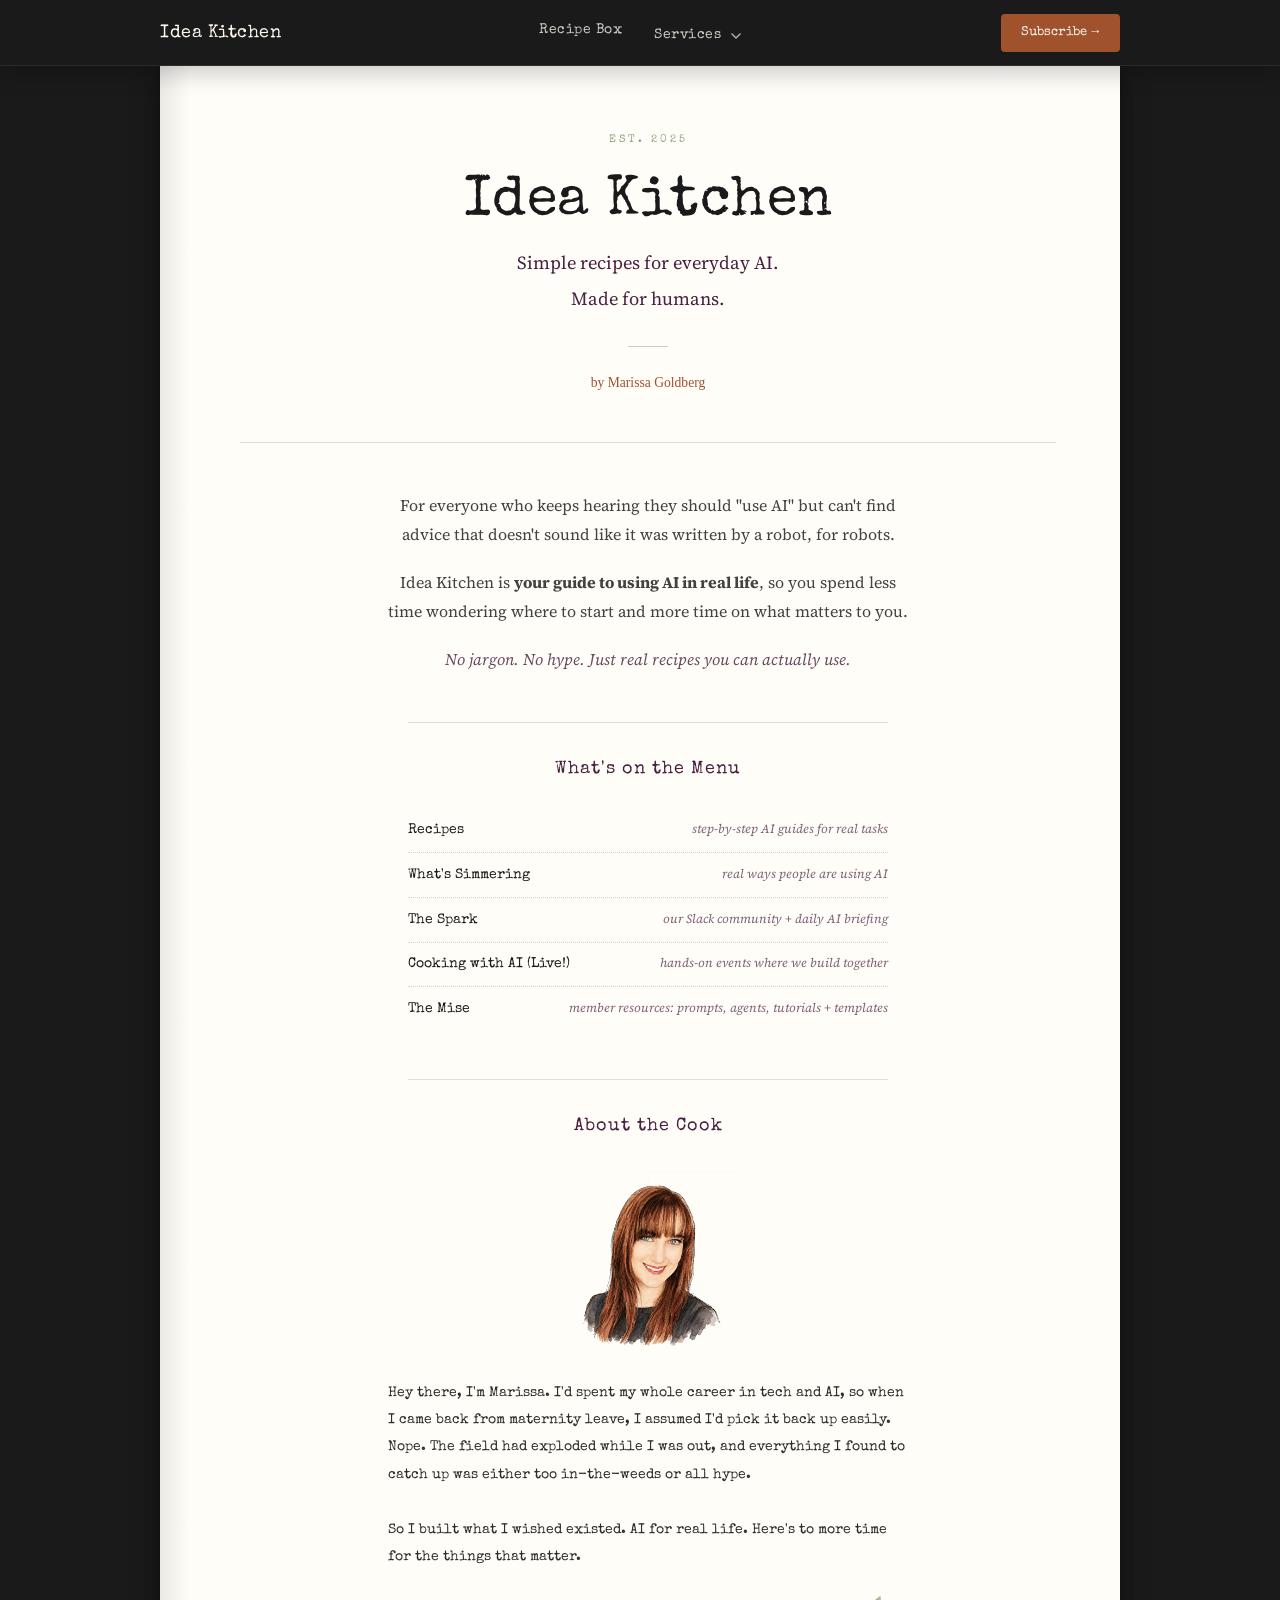
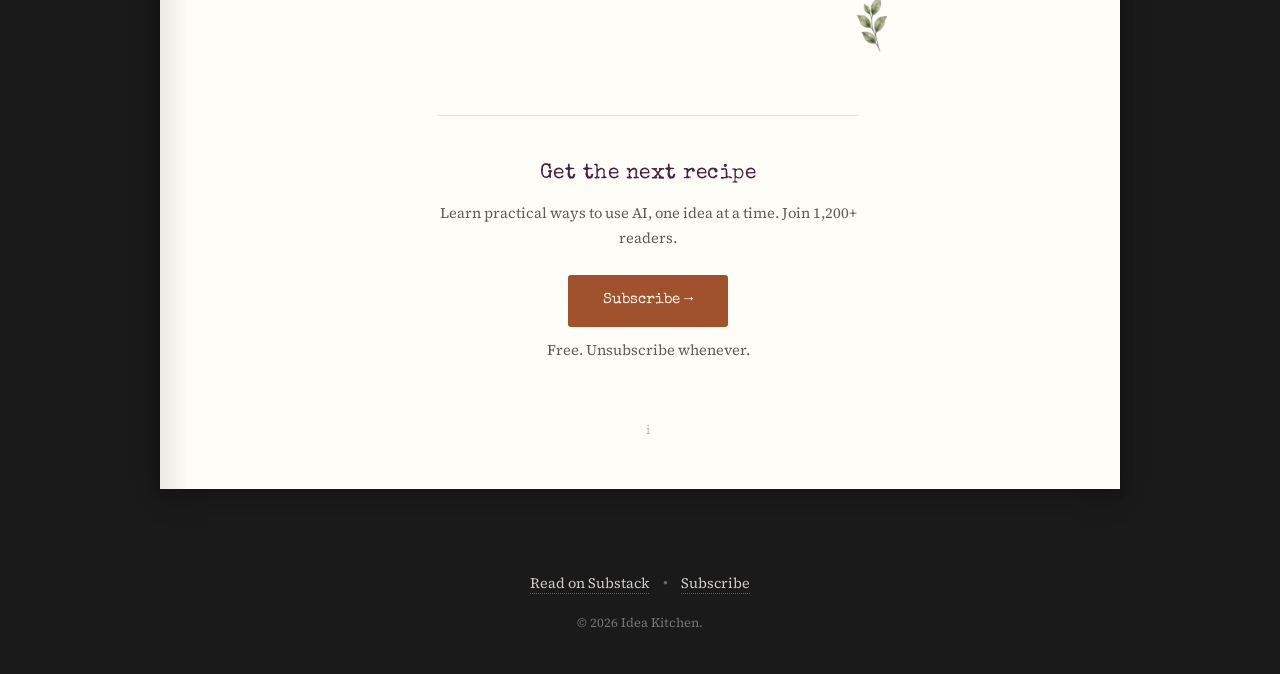
<file: index.html>
<!DOCTYPE html>
<html lang="en">
<head>
<meta charset="UTF-8">
<meta name="viewport" content="width=device-width, initial-scale=1.0">
<script src="analytics.js"></script>
<title>Idea Kitchen | Simple AI Recipes for Everyday Life</title>
<meta name="description" content="Idea Kitchen helps curious, non-technical humans use AI in real life with simple recipes, practical prompts, and no hype. Written by Marissa Goldberg.">
<meta name="author" content="Marissa Goldberg">
<meta property="og:title" content="Idea Kitchen | Simple AI Recipes for Everyday Life">
<meta property="og:description" content="Idea Kitchen helps curious, non-technical humans use AI in real life with simple recipes, practical prompts, and no hype.">
<meta property="og:type" content="website">
<meta property="og:url" content="https://ideakitchen.ai/">
<meta property="og:image" content="https://ideakitchen.ai/social-preview.png?v=2">
<meta name="twitter:card" content="summary_large_image">
<meta name="twitter:title" content="Idea Kitchen | Simple AI Recipes for Everyday Life">
<meta name="twitter:description" content="Idea Kitchen helps curious, non-technical humans use AI in real life with simple recipes, practical prompts, and no hype.">
<meta name="twitter:image" content="https://ideakitchen.ai/social-preview.png?v=2">
<link rel="canonical" href="https://ideakitchen.ai/">
<link rel="icon" href="favicon.svg" type="image/svg+xml">
<link rel="preconnect" href="https://fonts.googleapis.com">
<link rel="preconnect" href="https://fonts.gstatic.com" crossorigin>
<link href="https://fonts.googleapis.com/css2?family=Special+Elite&family=Homemade+Apple&family=Nanum+Pen+Script&family=Source+Serif+4:ital,opsz,wght@0,8..60,400;0,8..60,600;1,8..60,400&display=swap" rel="stylesheet">
<link rel="stylesheet" href="styles.css?v=17">
<style>
*{margin:0;padding:0;box-sizing:border-box;}
body{
  font-family:'Source Serif 4',Georgia,serif;
  background:#1A1A1A;
  color:#1A1A1A;
  line-height:1.7;
  -webkit-font-smoothing:antialiased;
}

/* The "book" sits on a dark surface */
.book{
  width:calc(100% - 4rem);
  max-width:960px;
  margin:0 auto 2rem;
  background:#FFFDF7;
  min-height:100vh;
  box-shadow:
    -4px 0 12px rgba(0,0,0,.15),
    4px 0 12px rgba(0,0,0,.08),
    0 8px 30px rgba(0,0,0,.2);
  position:relative;
}
/* spine shadow on the left edge */
.book::before{
  content:'';position:absolute;top:0;bottom:0;left:0;width:30px;
  background:linear-gradient(90deg,rgba(0,0,0,.08),transparent);
  pointer-events:none;
}

.book-inner{padding:4rem 4rem 3rem 5rem;}

/* Title page feel */
.title-section{
  text-align:center;
  padding-bottom:3rem;
  border-bottom:1px solid rgba(138,130,110,.25);
  margin-bottom:3rem;
}
.title-kicker{
  font-family:'Special Elite',monospace;
  font-size:.7rem;letter-spacing:3px;text-transform:uppercase;
  color:#8B9E7C;margin-bottom:1.5rem;
}
.title-name{
  font-family:'Special Elite',monospace;
  font-size:clamp(2.5rem,5vw,3.5rem);
  color:#1A1A1A;line-height:1.1;margin-bottom:.8rem;
}
.title-tagline{
  font-size:1.15rem;color:#4A2040;margin-bottom:.3rem;
}
.title-tagline2{
  font-size:1.15rem;color:#4A2040;margin-bottom:2rem;
}
.title-author{
  font-family:'Homemade Apple',cursive;
  font-size:.85rem;color:#A0522D;
}
.title-rule{
  width:40px;border-top:1px solid rgba(138,130,110,.4);
  margin:1.5rem auto 1.5rem;
}
/* Full-width section divider — matches the rule above Contents (.toc border-top) */
.section-rule{
  max-width:480px;border-top:1px solid rgba(138,130,110,.25);
  margin:0 auto 2rem;
}

/* Dedication / pitch — like the page you read before the recipes start */
.dedication{
  max-width:520px;
  margin:0 auto 3rem;
  text-align:center;
}
.dedication p{
  font-size:1rem;opacity:.82;margin-bottom:1.2rem;line-height:1.8;
}
.dedication em{color:#4A2040;}

/* Table of contents */
.toc{
  max-width:480px;
  margin:0 auto 3rem;
  border-top:1px solid rgba(138,130,110,.25);
  padding-top:2rem;
}
.toc h2{
  font-family:'Special Elite',monospace;
  font-size:1.1rem;color:#4A2040;
  text-align:center;margin-bottom:1.5rem;
  letter-spacing:1px;
}
.toc-item{
  display:flex;
  justify-content:space-between;
  align-items:baseline;
  padding:.6rem 0;
  border-bottom:1px dotted rgba(138,130,110,.35);
}
.toc-item:last-child{border-bottom:none;}
.toc-name{font-family:'Special Elite',monospace;font-size:.9rem;color:#1A1A1A;}
.toc-desc{font-size:.78rem;color:#4A2040;opacity:.7;font-style:italic;}

/* About the cook — handwritten note card */
.author-note{
  max-width:440px;
  margin:0 auto 3rem;
  background:#E8DABC url('about-cook-paper.jpg') center / cover no-repeat;
  border-radius:5px 9px 7px 4px;
  padding:2rem 2.2rem 1.8rem;
  box-shadow:
    0 2px 2px rgba(75,55,30,.16),
    2px 7px 9px rgba(75,55,30,.16),
    4px 14px 24px rgba(75,55,30,.12);
  transform:rotate(-0.6deg);
  position:relative;
  border:1px solid rgba(140,105,55,.24);
}
.author-label{
  font-family:'Special Elite',monospace;
  font-size:.85rem;letter-spacing:2px;text-transform:uppercase;
  color:#4A2040;text-align:center;margin-bottom:1rem;
}
.author-note-body{
  font-family:'Nanum Pen Script',cursive;
  font-size:1.15rem;
  color:#3A3020;
  line-height:1.8;
}
.author-note-sig{
  font-family:'Nanum Pen Script',cursive;
  font-size:1.4rem;
  color:#4A2040;
  margin-top:1rem;
  display:flex;
  align-items:center;
  justify-content:flex-end;
  gap:.6rem;
}
.author-note-heart{
  color:#A0522D;
  font-size:1.3rem;
  line-height:1;
}
.author-cook{
  position:relative;
  max-width:520px;
  margin:1rem auto 3.5rem;
  padding-bottom:88px;
}
.author-cook .author-label{
  font-family:'Special Elite',monospace;
  font-size:1.1rem;
  letter-spacing:1px;
  text-transform:none;
  color:#4A2040;
  text-align:center;
  margin-bottom:1.8rem;
}
.author-photo{
  display:block;
  margin:0 auto 1.5rem;
  width:185px;
}
.author-photo img{
  display:block;
  width:100%;
  height:auto;
}
.author-cook .author-note{
  max-width:100%;
  margin:0;
  background:none;
  border:none;
  box-shadow:none;
  transform:none;
  border-radius:0;
  padding:0;
}
.author-cook .author-note-body{
  font-family:'Special Elite','Courier New',monospace;
  font-size:.9rem;
  line-height:1.9;
  color:#2D2B2B;
  text-align:left;
}
.author-sage{
  position:absolute;
  right:0;
  bottom:0;
  width:70px;
  height:auto;
  pointer-events:none;
}

/* Subscribe — the "order this book" moment */
.subscribe-section{
  max-width:420px;
  margin:0 auto;
  text-align:center;
  border-top:1px solid rgba(138,130,110,.25);
  padding-top:2.5rem;
}
.subscribe-section h2{
  font-family:'Special Elite',monospace;
  font-size:1.3rem;color:#4A2040;margin-bottom:.6rem;
}
.subscribe-section p{
  font-size:.92rem;opacity:.7;margin-bottom:1.5rem;
}
.sub-row{display:flex;gap:.5rem;margin-bottom:.7rem;}
.sub-row input{
  flex:1;font-family:'Source Serif 4',Georgia,serif;font-size:.9rem;
  padding:.7rem 1rem;border:1.5px solid #1A1A1A;border-radius:3px;background:#FFF8F0;
}
.sub-row input::placeholder{color:rgba(26,26,26,.35);}
.sub-row input:focus{outline:none;border-color:#A0522D;box-shadow:0 0 0 3px rgba(160,82,45,.12);}
.sub-row button{
  font-family:'Special Elite',monospace;font-size:.85rem;padding:.7rem 1.4rem;
  background:#A0522D;color:#FFF8F0;border:none;border-radius:3px;cursor:pointer;white-space:nowrap;
}
.sub-row button:hover{background:#8A4424;}
.sub-note{font-size:.75rem;opacity:.45;margin-bottom:2rem;}

/* Page number */
.page-num{
  text-align:center;font-family:'Source Serif 4',Georgia,serif;
  font-size:.8rem;color:#1A1A1A;opacity:.3;padding-top:2rem;
}

/* Footer links */
.book-footer{
  display:flex;gap:2rem;justify-content:center;padding:2rem;
}
.book-footer a{
  font-family:'Special Elite',monospace;font-size:.8rem;
  color:#FFF8F0;opacity:.5;text-decoration:none;
  transition:opacity .2s;
}
.book-footer a:hover{opacity:.8;}

@media(max-width:600px){
  .book{width:calc(100% - 1rem);margin:0 auto 1rem;}
  .book-inner{padding:2.5rem 2rem 2rem 2.5rem;}
  .sub-row{flex-direction:column;}
  .toc-item{flex-direction:column;align-items:flex-start;gap:.15rem;}
}

</style>
<script type="application/ld+json">
{
  "@context": "https://schema.org",
  "@graph": [
    {
      "@type": "Organization",
      "@id": "https://ideakitchen.ai/#organization",
      "name": "Idea Kitchen",
      "alternateName": ["Idea Kitchen by Marissa Goldberg", "Idea Kitchen AI", "IdeaKitchen"],
      "url": "https://ideakitchen.ai/",
      "description": "Idea Kitchen helps curious, non-technical humans use AI in real life with simple, practical recipes for work, home, decisions, planning, and everyday tasks.",
      "slogan": "Simple recipes for everyday AI, made for humans.",
      "logo": { "@type": "ImageObject", "url": "https://ideakitchen.ai/favicon.svg" },
      "image": "https://ideakitchen.ai/social-preview.png",
      "founder": { "@id": "https://ideakitchen.ai/#marissa" },
      "sameAs": [
        "https://ideakitchen.substack.com",
        "https://x.com/mar15sa"
      ]
    },
    {
      "@type": "Person",
      "@id": "https://ideakitchen.ai/#marissa",
      "name": "Marissa Goldberg",
      "jobTitle": "Founder",
      "description": "Founder of Idea Kitchen and Remote Work Prep. Marissa helps non-technical humans use AI in real life through practical recipes, prompts, and workflows.",
      "worksFor": { "@id": "https://ideakitchen.ai/#organization" },
      "knowsAbout": ["Artificial intelligence", "Generative AI", "AI tools", "Workflow automation", "Process improvement", "Remote work", "Future of work", "Productivity"],
      "sameAs": [
        "https://remoteworkprep.com",
        "https://x.com/mar15sa",
        "https://ideakitchen.substack.com"
      ]
    },
    {
      "@type": "WebSite",
      "@id": "https://ideakitchen.ai/#website",
      "url": "https://ideakitchen.ai/",
      "name": "Idea Kitchen",
      "description": "Simple recipes for everyday AI, made for humans.",
      "publisher": { "@id": "https://ideakitchen.ai/#organization" },
      "inLanguage": "en-US"
    }
  ]
}
</script>
</head>
<body>

<!-- Shared Site Nav -->
<nav class="site-nav homepage-nav">
    <div class="nav-inner">
        <a href="./" class="nav-brand">
            <div class="nav-brand-text">
                <span class="nav-name">Idea Kitchen</span>
                <span class="nav-tagline">Simple recipes for everyday AI</span>
            </div>
        </a>
        <nav class="nav-links" id="primary-nav">
            <a href="recipes.html" class="nav-link">Recipe Box</a>
            <div class="nav-dropdown">
                <a href="services.html" class="nav-link nav-dropdown-trigger" aria-haspopup="true" aria-expanded="false">Services <svg class="nav-caret" aria-hidden="true" viewBox="0 0 10 6" width="10" height="6"><path d="M1 1l4 4 4-4" fill="none" stroke="currentColor" stroke-width="1.6" stroke-linecap="round" stroke-linejoin="round"/></svg></a>
                <div class="nav-menu">
                <a href="services.html" class="nav-menu-link">Work with us</a>
                <a href="pipit.html" class="nav-menu-link">Pipit</a>
                </div>
            </div>
        </nav>
        <button class="nav-toggle" aria-label="Menu" aria-expanded="false" aria-controls="primary-nav"><span></span><span></span><span></span></button>
        <div class="nav-subscribe-wrap">
            <a href="https://ideakitchen.substack.com/subscribe" class="nav-subscribe" target="_blank" rel="noopener">Subscribe →</a>
        </div>
    </div>
</nav>

<div class="book">
  <div class="book-inner">

    <!-- Title page -->
    <div class="title-section">
      <p class="title-kicker">Est. 2025</p>
      <h1 class="title-name">Idea Kitchen</h1>
      <p class="title-tagline">Simple recipes for everyday AI.</p>
      <p class="title-tagline2">Made for humans.</p>
      <div class="title-rule"></div>
      <p class="title-author">by Marissa Goldberg</p>
    </div>

    <!-- Dedication / pitch -->
    <div class="dedication">
      <p>For everyone who keeps hearing they should "use AI" but can't find advice that doesn't sound like it was written by a robot, for robots.</p>
      <p>Idea Kitchen is <strong>your guide to using AI in real life</strong>, so you spend less time wondering where to start and more time on what matters to you.</p>
      <p><em>No jargon. No hype. Just real recipes you can actually use.</em></p>
    </div>

    <!-- Table of contents -->
    <div class="toc">
      <h2>What's on the Menu</h2>
      <div class="toc-item">
        <span class="toc-name">Recipes</span>
        <span class="toc-desc">step-by-step AI guides for real tasks</span>
      </div>
      <div class="toc-item">
        <span class="toc-name">What's Simmering</span>
        <span class="toc-desc">real ways people are using AI</span>
      </div>
      <div class="toc-item">
        <span class="toc-name">The Spark</span>
        <span class="toc-desc">our Slack community + daily AI briefing</span>
      </div>
      <div class="toc-item">
        <span class="toc-name">Cooking with AI (Live!)</span>
        <span class="toc-desc">hands-on events where we build together</span>
      </div>
      <div class="toc-item">
        <span class="toc-name">The Mise</span>
        <span class="toc-desc">member resources: prompts, agents, tutorials + templates</span>
      </div>
    </div>

    <!-- About the cook -->
    <div class="section-rule"></div>
    <div class="author-cook">
      <div class="author-label">About the Cook</div>
      <figure class="author-photo"><img src="marissa-cut.png" alt="Marissa Goldberg, illustrated portrait"></figure>
      <div class="author-note">
        <p class="author-note-body">Hey there, I'm Marissa. I'd spent my whole career in tech and AI, so when I came back from maternity leave, I assumed I'd pick it back up easily. Nope. The field had exploded while I was out, and everything I found to catch up was either too in-the-weeds or all hype.<br><br>So I built what I wished existed. AI for real life. Here's to more time for the things that matter.</p>
      </div>
      <img class="author-sage" src="sage.png" alt="" aria-hidden="true">
    </div>

    <!-- Subscribe -->
    <div class="subscribe-section">
      <h2>Get the next recipe</h2>
      <p>Learn practical ways to use AI, one idea at a time. Join 1,200+ readers.</p>
      <a href="https://ideakitchen.substack.com/subscribe" target="_blank" rel="noopener" style="display:inline-block;font-family:'Special Elite',monospace;font-size:.95rem;padding:.8rem 2.2rem;background:#A0522D;color:#FFF8F0;text-decoration:none;border-radius:3px;margin-bottom:.7rem;">Subscribe →</a>
      <p class="sub-note">Free. Unsubscribe whenever.</p>
    </div>

    <p class="page-num">i</p>

  </div>
</div>

<!-- Shared Footer -->
<footer class="footer landing-footer">
  <div class="container">
    <div class="scribble-divider">* * *</div>
    <div class="footer-content">
      <nav class="footer-nav">
        <a href="https://ideakitchen.substack.com" target="_blank" rel="noopener">Read on Substack</a>
        <span>•</span>
        <a href="https://ideakitchen.substack.com/subscribe" target="_blank" rel="noopener">Subscribe</a>
      </nav>
      <p class="copyright">© 2026 Idea Kitchen.</p>
    </div>
  </div>
</footer>

<script src="nav.js?v=2"></script>
<script src="growth-analytics.js?v=1"></script>
</body>
</html>
</file>
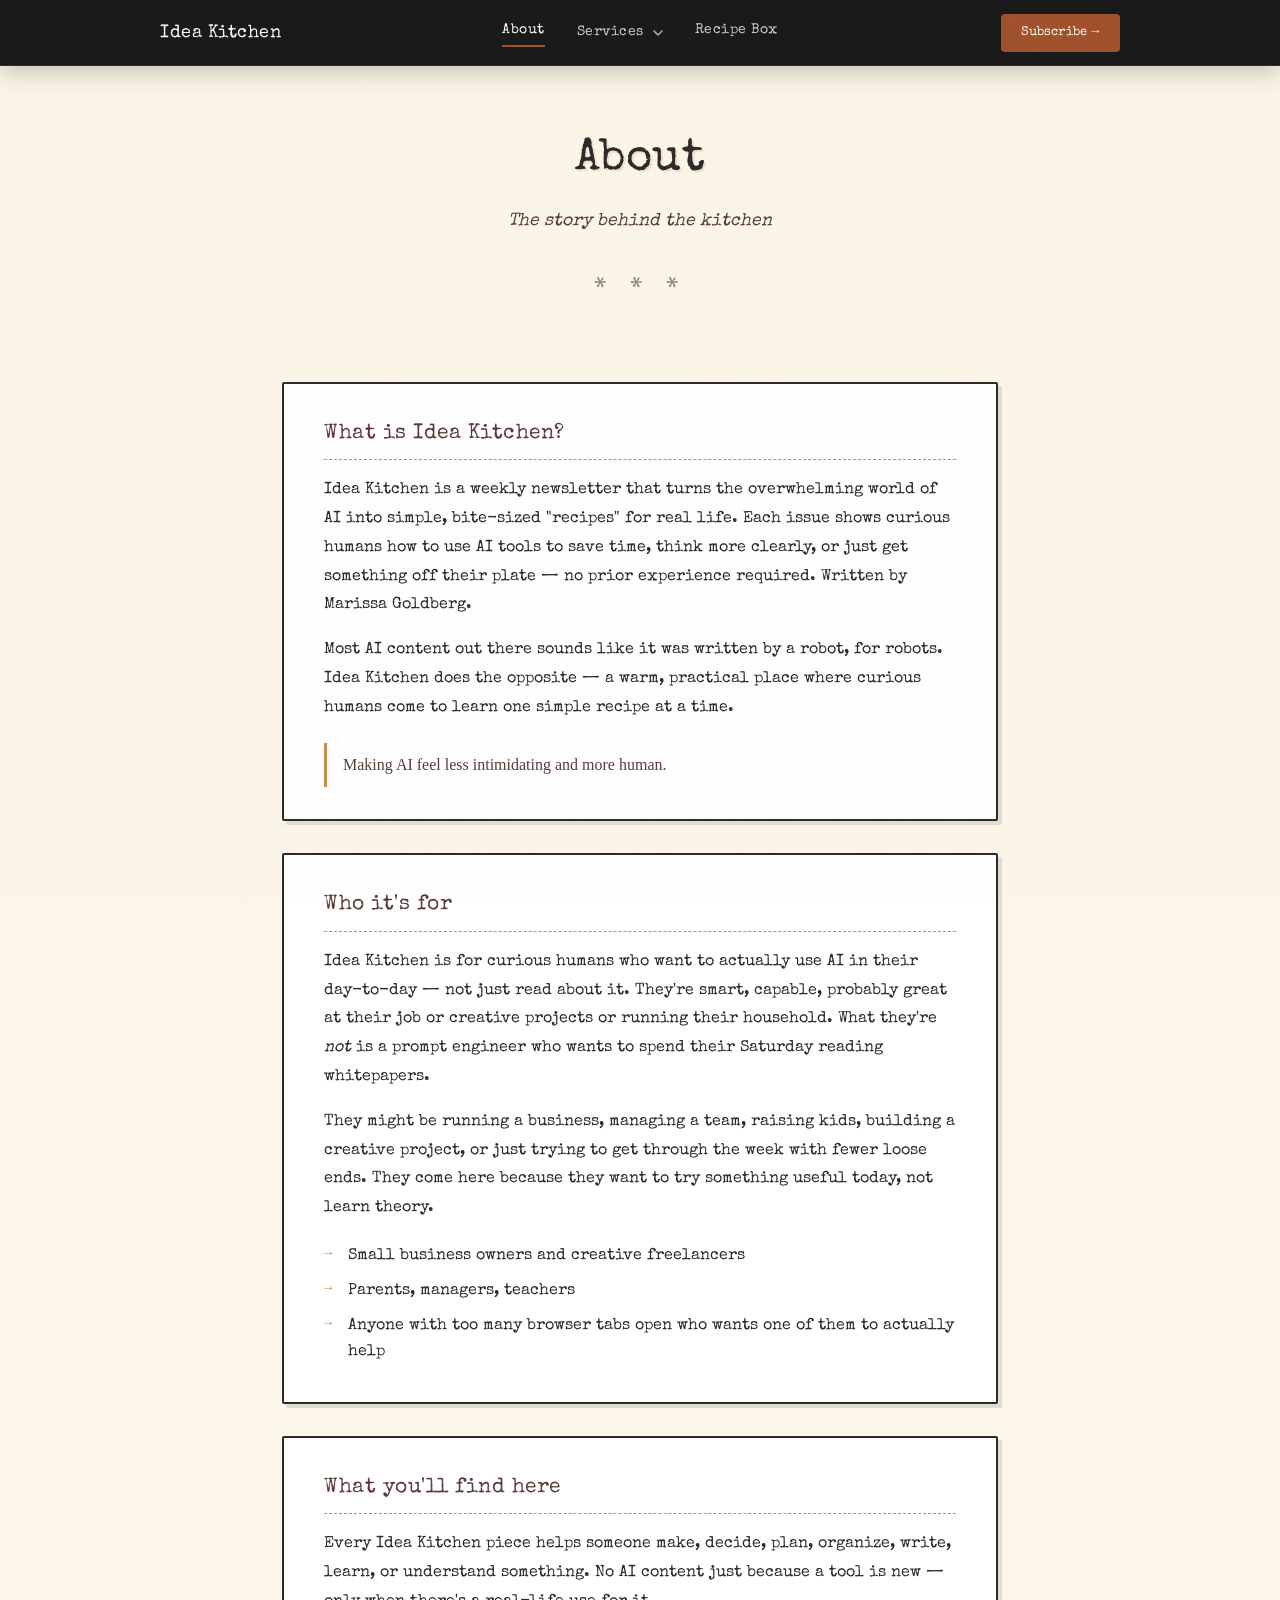
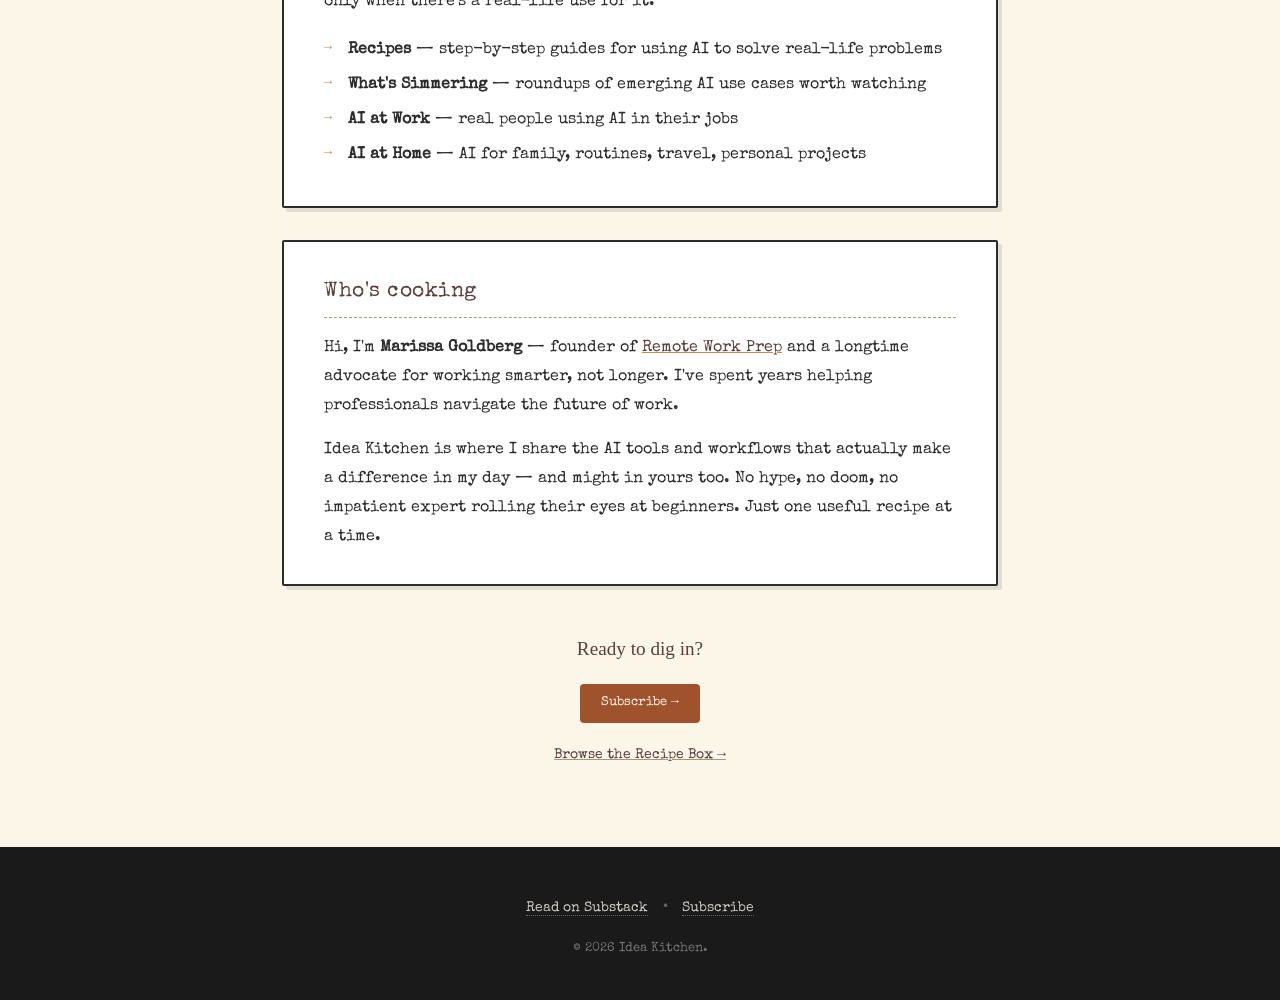
<file: about.html>
<!DOCTYPE html>
<html lang="en">
<head>
    <meta charset="UTF-8">
    <meta name="viewport" content="width=device-width, initial-scale=1.0">
    <script src="analytics.js"></script>
    <title>About — Idea Kitchen</title>
    <meta name="description" content="Idea Kitchen is a weekly newsletter that turns the overwhelming world of AI into simple, bite-sized recipes for real life. Written by Marissa Goldberg.">
    <meta name="author" content="Marissa Goldberg">
    <meta property="og:title" content="About Idea Kitchen">
    <meta property="og:description" content="Meet Idea Kitchen, a weekly newsletter that turns AI overwhelm into simple recipes for real life.">
    <meta property="og:type" content="website">
    <meta property="og:url" content="https://ideakitchen.ai/about.html">
    <meta property="og:image" content="https://ideakitchen.ai/social-preview.png">
    <meta name="twitter:card" content="summary_large_image">
    <meta name="twitter:title" content="About Idea Kitchen">
    <meta name="twitter:description" content="Simple AI recipes for everyday life, written by Marissa Goldberg.">
    <meta name="twitter:image" content="https://ideakitchen.ai/social-preview.png">
    <link rel="canonical" href="https://ideakitchen.ai/about.html">
    <link rel="icon" href="favicon.svg" type="image/svg+xml">
    <link rel="preconnect" href="https://fonts.googleapis.com">
    <link rel="preconnect" href="https://fonts.gstatic.com" crossorigin>
    <link href="https://fonts.googleapis.com/css2?family=Special+Elite&family=Homemade+Apple&display=swap" rel="stylesheet">
    <link rel="stylesheet" href="styles.css?v=17">
<script type="application/ld+json">
{
  "@context": "https://schema.org",
  "@graph": [
    {
      "@type": "Organization",
      "@id": "https://ideakitchen.ai/#organization",
      "name": "Idea Kitchen",
      "alternateName": ["Idea Kitchen by Marissa Goldberg", "Idea Kitchen AI", "IdeaKitchen"],
      "url": "https://ideakitchen.ai/",
      "description": "Idea Kitchen helps curious, non-technical humans use AI in real life with simple, practical recipes for work, home, decisions, planning, and everyday tasks.",
      "slogan": "Simple recipes for everyday AI, made for humans.",
      "logo": { "@type": "ImageObject", "url": "https://ideakitchen.ai/favicon.svg" },
      "image": "https://ideakitchen.ai/social-preview.png",
      "founder": { "@id": "https://ideakitchen.ai/#marissa" },
      "sameAs": [
        "https://ideakitchen.substack.com",
        "https://x.com/mar15sa"
      ]
    },
    {
      "@type": "Person",
      "@id": "https://ideakitchen.ai/#marissa",
      "name": "Marissa Goldberg",
      "jobTitle": "Founder",
      "description": "Founder of Idea Kitchen and Remote Work Prep. Marissa helps non-technical humans use AI in real life through practical recipes, prompts, and workflows.",
      "worksFor": { "@id": "https://ideakitchen.ai/#organization" },
      "knowsAbout": ["Artificial intelligence", "Generative AI", "AI tools", "Workflow automation", "Process improvement", "Remote work", "Future of work", "Productivity"],
      "sameAs": [
        "https://remoteworkprep.com",
        "https://x.com/mar15sa",
        "https://ideakitchen.substack.com"
      ]
    },
    {
      "@type": "WebSite",
      "@id": "https://ideakitchen.ai/#website",
      "url": "https://ideakitchen.ai/",
      "name": "Idea Kitchen",
      "description": "Simple recipes for everyday AI, made for humans.",
      "publisher": { "@id": "https://ideakitchen.ai/#organization" },
      "inLanguage": "en-US"
    },
    {
      "@type": "AboutPage",
      "@id": "https://ideakitchen.ai/about.html",
      "url": "https://ideakitchen.ai/about.html",
      "name": "About Idea Kitchen",
      "isPartOf": { "@id": "https://ideakitchen.ai/#website" },
      "about": { "@id": "https://ideakitchen.ai/#organization" },
      "mainEntity": { "@id": "https://ideakitchen.ai/#marissa" }
    }
  ]
}
</script>
</head>
<body>
    <!-- Paper Grain Texture Overlay -->
    <div class="paper-texture"></div>

    <!-- Site Nav -->
    <nav class="site-nav">
        <div class="nav-inner">
            <a href="./" class="nav-brand">
                <div class="nav-brand-text">
                    <span class="nav-name">Idea Kitchen</span>
                    <span class="nav-tagline">Simple recipes for everyday AI</span>
                </div>
            </a>
            <nav class="nav-links" id="primary-nav">
                <a href="about.html" class="nav-link active">About</a>
                <div class="nav-dropdown">
                    <a href="services.html" class="nav-link nav-dropdown-trigger" aria-haspopup="true" aria-expanded="false">Services <svg class="nav-caret" aria-hidden="true" viewBox="0 0 10 6" width="10" height="6"><path d="M1 1l4 4 4-4" fill="none" stroke="currentColor" stroke-width="1.6" stroke-linecap="round" stroke-linejoin="round"/></svg></a>
                    <div class="nav-menu">
                    <a href="services.html" class="nav-menu-link">Work with us</a>
                    <a href="pipit.html" class="nav-menu-link">Pipit</a>
                    </div>
                </div>
                <a href="recipes.html" class="nav-link">Recipe Box</a>
            </nav>
            <button class="nav-toggle" aria-label="Menu" aria-expanded="false" aria-controls="primary-nav"><span></span><span></span><span></span></button>
            <div class="nav-subscribe-wrap">
                <a href="https://ideakitchen.substack.com/subscribe" class="nav-subscribe" target="_blank" rel="noopener">Subscribe →</a>
            </div>
        </div>
    </nav>

    <!-- Page Header -->
    <header class="page-header">
        <div class="container">
            <h1 class="page-title">About</h1>
            <p class="page-subtitle">The story behind the kitchen</p>
            <div class="scribble-divider">* * *</div>
        </div>
    </header>

    <!-- About Content -->
    <section class="about-section">
        <div class="container about-container">

            <div class="about-card">
                <h2 class="about-heading">What is Idea Kitchen?</h2>
                <p>Idea Kitchen is a weekly newsletter that turns the overwhelming world of AI into simple, bite-sized "recipes" for real life. Each issue shows curious humans how to use AI tools to save time, think more clearly, or just get something off their plate — no prior experience required. Written by Marissa Goldberg.</p>
                <p>Most AI content out there sounds like it was written by a robot, for robots. Idea Kitchen does the opposite — a warm, practical place where curious humans come to learn one simple recipe at a time.</p>
                <blockquote class="about-pullquote">Making AI feel less intimidating and more human.</blockquote>
            </div>

            <div class="about-card">
                <h2 class="about-heading">Who it's for</h2>
                <p>Idea Kitchen is for curious humans who want to actually use AI in their day-to-day — not just read about it. They're smart, capable, probably great at their job or creative projects or running their household. What they're <em>not</em> is a prompt engineer who wants to spend their Saturday reading whitepapers.</p>
                <p>They might be running a business, managing a team, raising kids, building a creative project, or just trying to get through the week with fewer loose ends. They come here because they want to try something useful today, not learn theory.</p>
                <ul class="about-list">
                    <li>Small business owners and creative freelancers</li>
                    <li>Parents, managers, teachers</li>
                    <li>Anyone with too many browser tabs open who wants one of them to actually help</li>
                </ul>
            </div>

            <div class="about-card">
                <h2 class="about-heading">What you'll find here</h2>
                <p>Every Idea Kitchen piece helps someone make, decide, plan, organize, write, learn, or understand something. No AI content just because a tool is new — only when there's a real-life use for it.</p>
                <ul class="about-list">
                    <li><strong>Recipes</strong> — step-by-step guides for using AI to solve real-life problems</li>
                    <li><strong>What's Simmering</strong> — roundups of emerging AI use cases worth watching</li>
                    <li><strong>AI at Work</strong> — real people using AI in their jobs</li>
                    <li><strong>AI at Home</strong> — AI for family, routines, travel, personal projects</li>
                </ul>
            </div>

            <div class="about-card">
                <h2 class="about-heading">Who's cooking</h2>
                <p>Hi, I'm <strong>Marissa Goldberg</strong> — founder of <a href="https://remoteworkprep.com" target="_blank" rel="noopener" class="about-link">Remote Work Prep</a> and a longtime advocate for working smarter, not longer. I've spent years helping professionals navigate the future of work.</p>
                <p>Idea Kitchen is where I share the AI tools and workflows that actually make a difference in my day — and might in yours too. No hype, no doom, no impatient expert rolling their eyes at beginners. Just one useful recipe at a time.</p>
            </div>

            <div class="about-cta">
                <p class="about-cta-text">Ready to dig in?</p>
                <a href="https://ideakitchen.substack.com/subscribe" class="nav-subscribe" target="_blank" rel="noopener">Subscribe →</a>
                <a href="recipes.html" class="about-browse-link">Browse the Recipe Box →</a>
            </div>

        </div>
    </section>

    <!-- Footer -->
    <footer class="footer">
        <div class="container">
            <div class="scribble-divider">* * *</div>
            <div class="footer-content">
                <nav class="footer-nav">
                    <a href="https://ideakitchen.substack.com" target="_blank" rel="noopener">Read on Substack</a>
                    <span>•</span>
                    <a href="https://ideakitchen.substack.com/subscribe" target="_blank" rel="noopener">Subscribe</a>
                </nav>
                <p class="copyright">© 2026 Idea Kitchen.</p>
            </div>
        </div>
    </footer>

    <script src="script.js"></script>
<script src="nav.js?v=2"></script>
<script src="growth-analytics.js?v=1"></script>
</body>
</html>
</file>
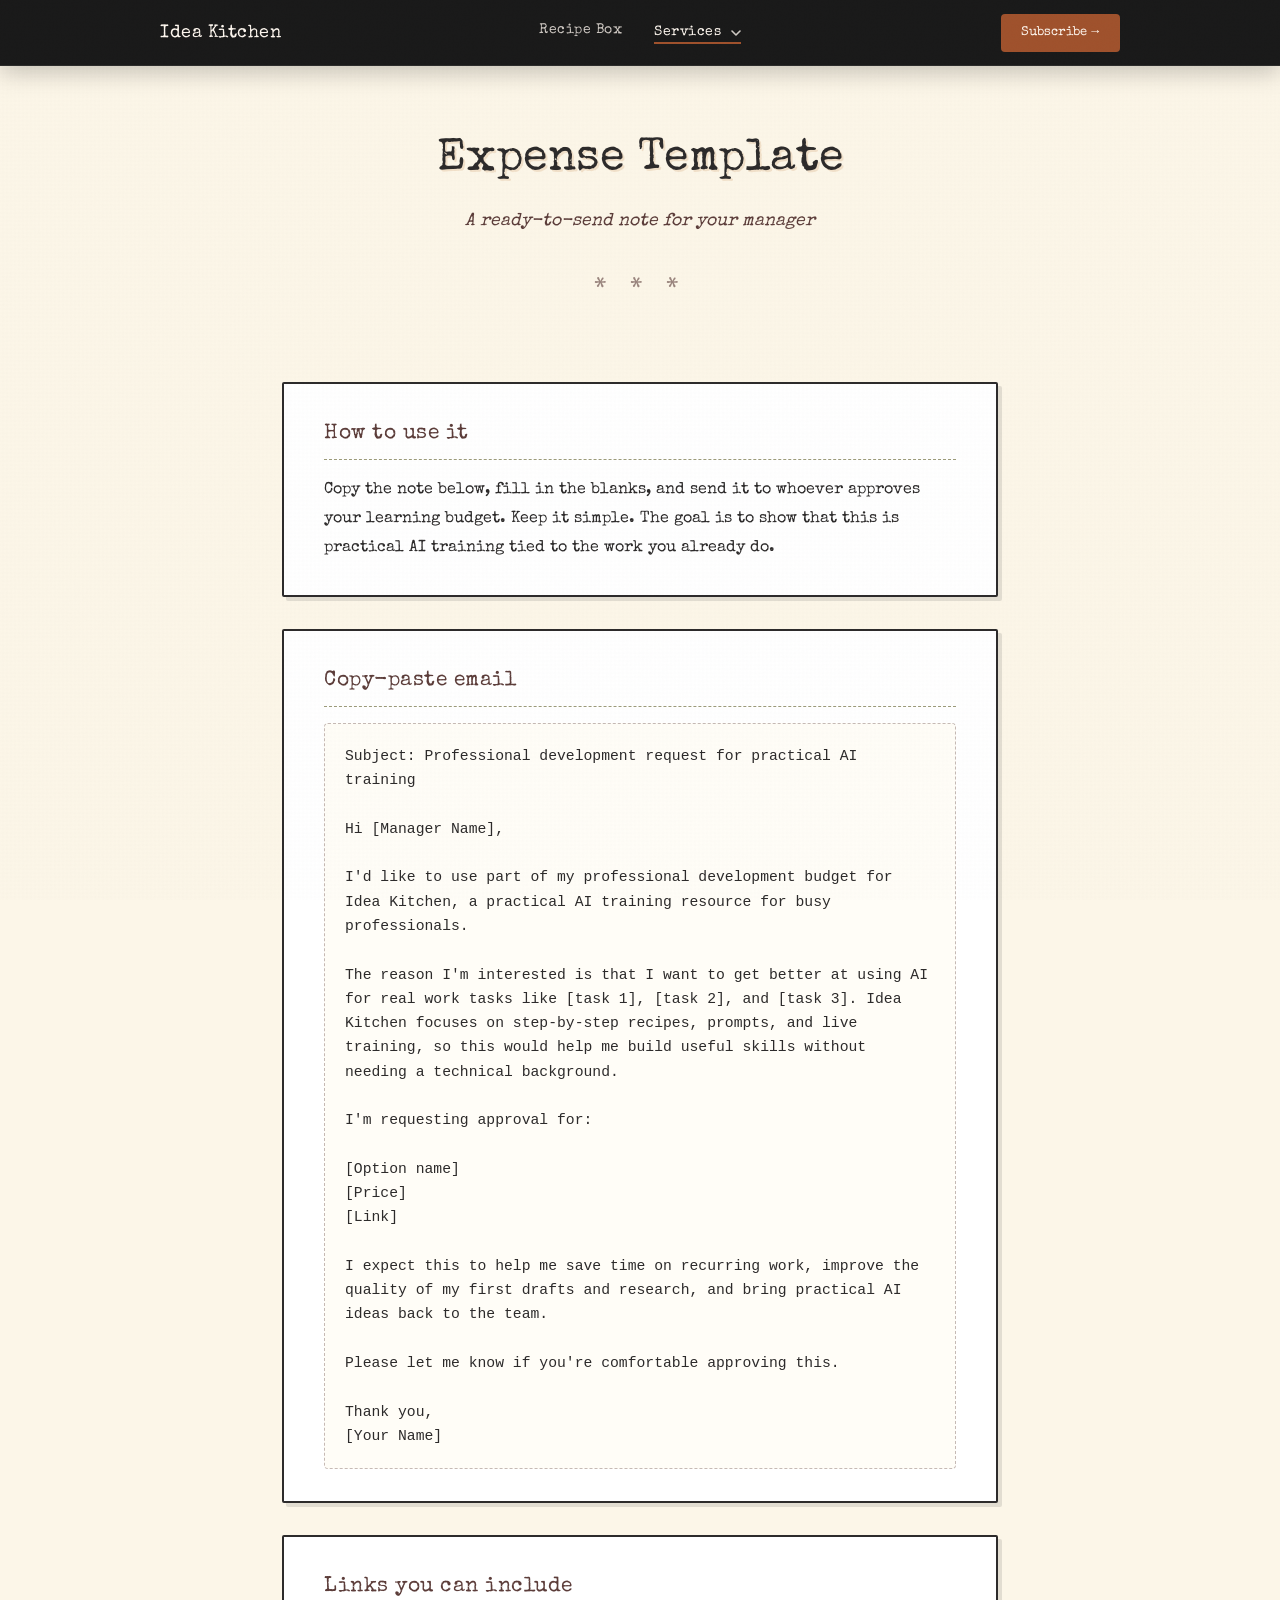
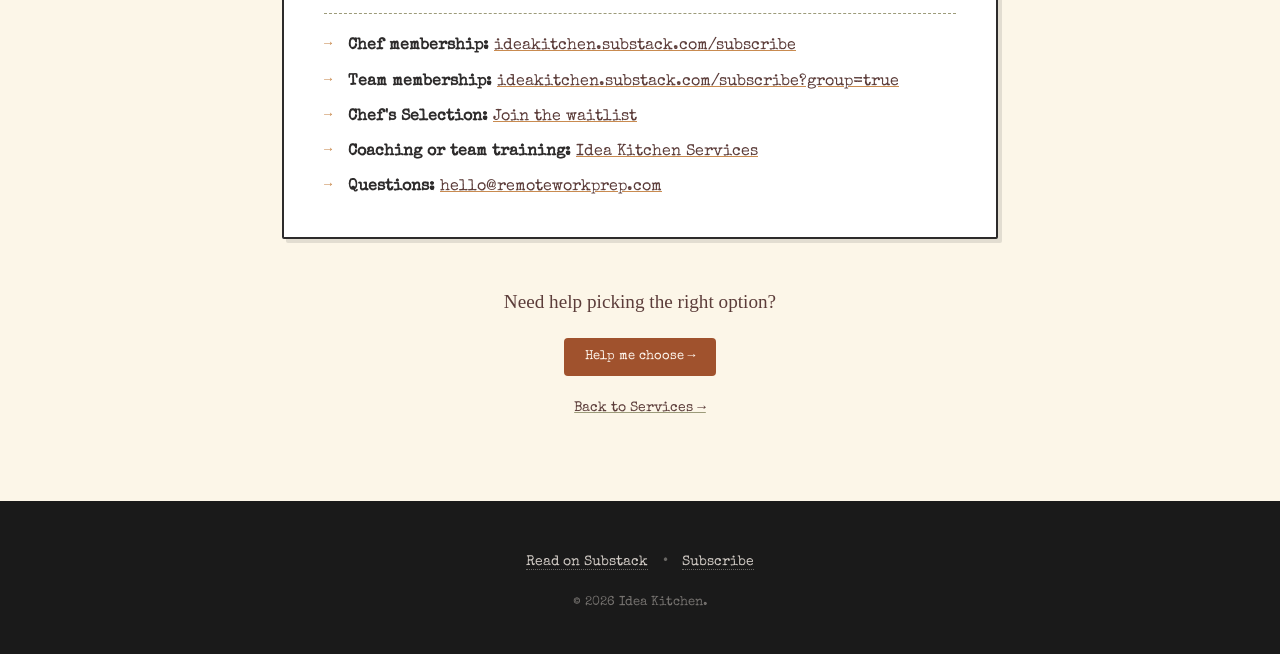
<file: ik-expense-template.html>
<!DOCTYPE html>
<html lang="en">
<head>
    <meta charset="UTF-8">
    <meta name="viewport" content="width=device-width, initial-scale=1.0">
    <script src="analytics.js"></script>
    <title>Expense Template - Idea Kitchen</title>
    <meta name="description" content="A ready-to-send email template for expensing an Idea Kitchen membership, coaching session, or AI training through your learning budget.">
    <meta property="og:title" content="Expense Template - Idea Kitchen">
    <meta property="og:description" content="A ready-to-send email template for asking your manager to cover practical AI training.">
    <meta property="og:type" content="website">
    <meta property="og:url" content="https://ideakitchen.ai/ik-expense-template.html">
    <meta property="og:image" content="https://ideakitchen.ai/social-preview.png">
    <meta name="twitter:card" content="summary_large_image">
    <meta name="twitter:title" content="Expense Template - Idea Kitchen">
    <meta name="twitter:description" content="A simple email template for asking your manager to cover practical AI training.">
    <meta name="twitter:image" content="https://ideakitchen.ai/social-preview.png">
    <link rel="canonical" href="https://ideakitchen.ai/ik-expense-template.html">
    <link rel="icon" href="favicon.svg" type="image/svg+xml">
    <link rel="preconnect" href="https://fonts.googleapis.com">
    <link rel="preconnect" href="https://fonts.gstatic.com" crossorigin>
    <link href="https://fonts.googleapis.com/css2?family=Special+Elite&family=Homemade+Apple&display=swap" rel="stylesheet">
    <link rel="stylesheet" href="styles.css?v=17">
</head>
<body>
    <div class="paper-texture"></div>

    <nav class="site-nav">
        <div class="nav-inner">
            <a href="./" class="nav-brand">
                <div class="nav-brand-text">
                    <span class="nav-name">Idea Kitchen</span>
                    <span class="nav-tagline">AI recipes for busy professionals</span>
                </div>
            </a>
            <nav class="nav-links" id="primary-nav">
                <a href="recipes.html" class="nav-link">Recipe Box</a>
                <div class="nav-dropdown">
                    <a href="services.html" class="nav-link nav-dropdown-trigger active" aria-haspopup="true" aria-expanded="false">Services <svg class="nav-caret" aria-hidden="true" viewBox="0 0 10 6" width="10" height="6"><path d="M1 1l4 4 4-4" fill="none" stroke="currentColor" stroke-width="1.6" stroke-linecap="round" stroke-linejoin="round"/></svg></a>
                    <div class="nav-menu">
                    <a href="services.html" class="nav-menu-link active">Work with us</a>
                    <a href="pipit.html" class="nav-menu-link">Pipit</a>
                    </div>
                </div>
            </nav>
            <button class="nav-toggle" aria-label="Menu" aria-expanded="false" aria-controls="primary-nav"><span></span><span></span><span></span></button>
            <div class="nav-subscribe-wrap">
                <a href="https://ideakitchen.substack.com/subscribe" class="nav-subscribe" target="_blank" rel="noopener">Subscribe →</a>
            </div>
        </div>
    </nav>

    <header class="page-header">
        <div class="container">
            <h1 class="page-title">Expense Template</h1>
            <p class="page-subtitle">A ready-to-send note for your manager</p>
            <div class="scribble-divider">* * *</div>
        </div>
    </header>

    <section class="about-section">
        <div class="container about-container">
            <div class="about-card template-card">
                <h2 class="about-heading">How to use it</h2>
                <p>Copy the note below, fill in the blanks, and send it to whoever approves your learning budget. Keep it simple. The goal is to show that this is practical AI training tied to the work you already do.</p>
            </div>

            <div class="about-card template-card">
                <h2 class="about-heading">Copy-paste email</h2>
                <pre class="email-template">Subject: Professional development request for practical AI training

Hi [Manager Name],

I'd like to use part of my professional development budget for Idea Kitchen, a practical AI training resource for busy professionals.

The reason I'm interested is that I want to get better at using AI for real work tasks like [task 1], [task 2], and [task 3]. Idea Kitchen focuses on step-by-step recipes, prompts, and live training, so this would help me build useful skills without needing a technical background.

I'm requesting approval for:

[Option name]
[Price]
[Link]

I expect this to help me save time on recurring work, improve the quality of my first drafts and research, and bring practical AI ideas back to the team.

Please let me know if you're comfortable approving this.

Thank you,
[Your Name]</pre>
            </div>

            <div class="about-card template-card">
                <h2 class="about-heading">Links you can include</h2>
                <ul class="about-list">
                    <li><strong>Chef membership:</strong> <a href="https://ideakitchen.substack.com/subscribe" target="_blank" rel="noopener" class="about-link">ideakitchen.substack.com/subscribe</a></li>
                    <li><strong>Team membership:</strong> <a href="https://ideakitchen.substack.com/subscribe?group=true" target="_blank" rel="noopener" class="about-link">ideakitchen.substack.com/subscribe?group=true</a></li>
                    <li><strong>Chef's Selection:</strong> <a href="services.html#chef-selection-waitlist" class="about-link">Join the waitlist</a></li>
                    <li><strong>Coaching or team training:</strong> <a href="services.html" class="about-link">Idea Kitchen Services</a></li>
                    <li><strong>Questions:</strong> <a href="mailto:hello@remoteworkprep.com?subject=Idea%20Kitchen%20expense%20question" class="about-link">hello@remoteworkprep.com</a></li>
                </ul>
            </div>

            <div class="about-cta">
                <p class="about-cta-text">Need help picking the right option?</p>
                <a href="mailto:hello@remoteworkprep.com?subject=Help%20me%20choose" class="nav-subscribe">Help me choose →</a>
                <a href="services.html" class="about-browse-link">Back to Services →</a>
            </div>
        </div>
    </section>

    <footer class="footer">
        <div class="container">
            <div class="scribble-divider">* * *</div>
            <div class="footer-content">
                <nav class="footer-nav">
                    <a href="https://ideakitchen.substack.com" target="_blank" rel="noopener">Read on Substack</a>
                    <span>•</span>
                    <a href="https://ideakitchen.substack.com/subscribe" target="_blank" rel="noopener">Subscribe</a>
                </nav>
                <p class="copyright">© 2026 Idea Kitchen.</p>
            </div>
        </div>
    </footer>

    <script src="nav.js?v=2"></script>
    <script src="growth-analytics.js?v=1"></script>
</body>
</html>
</file>
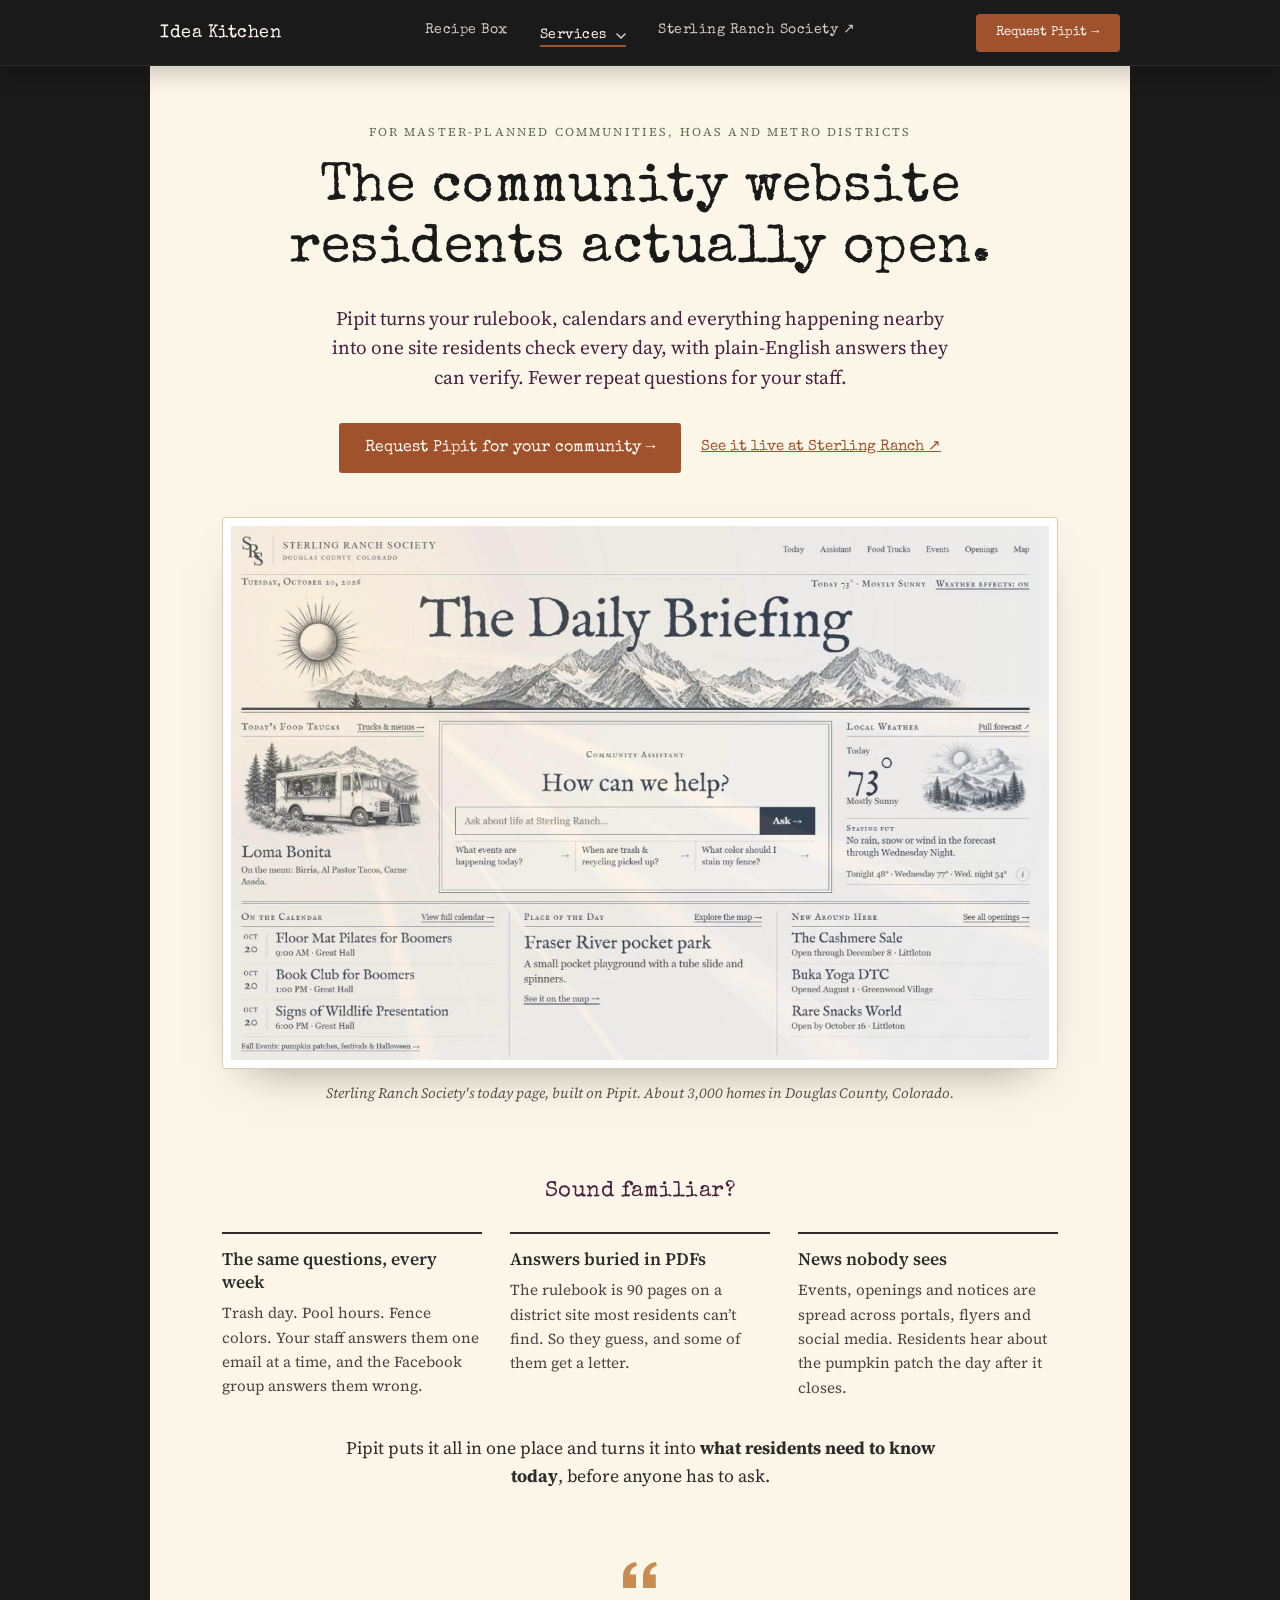
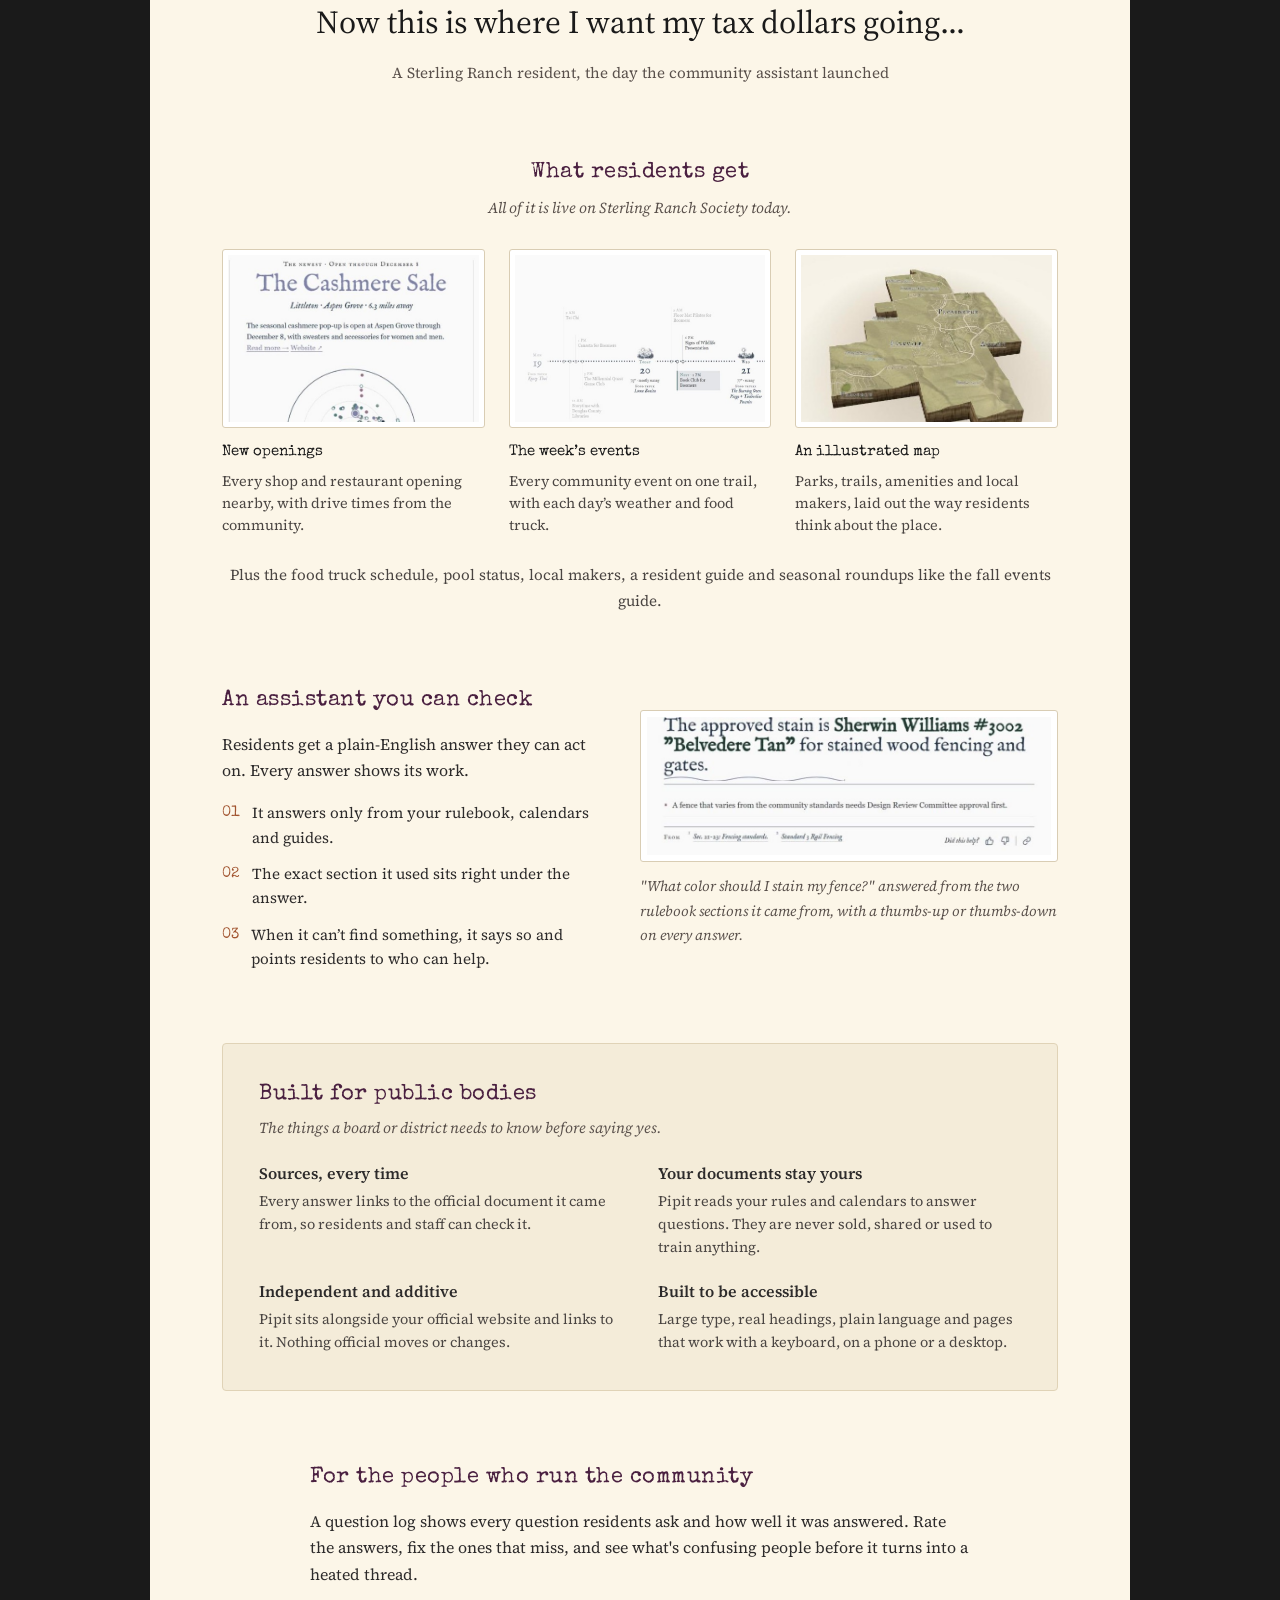
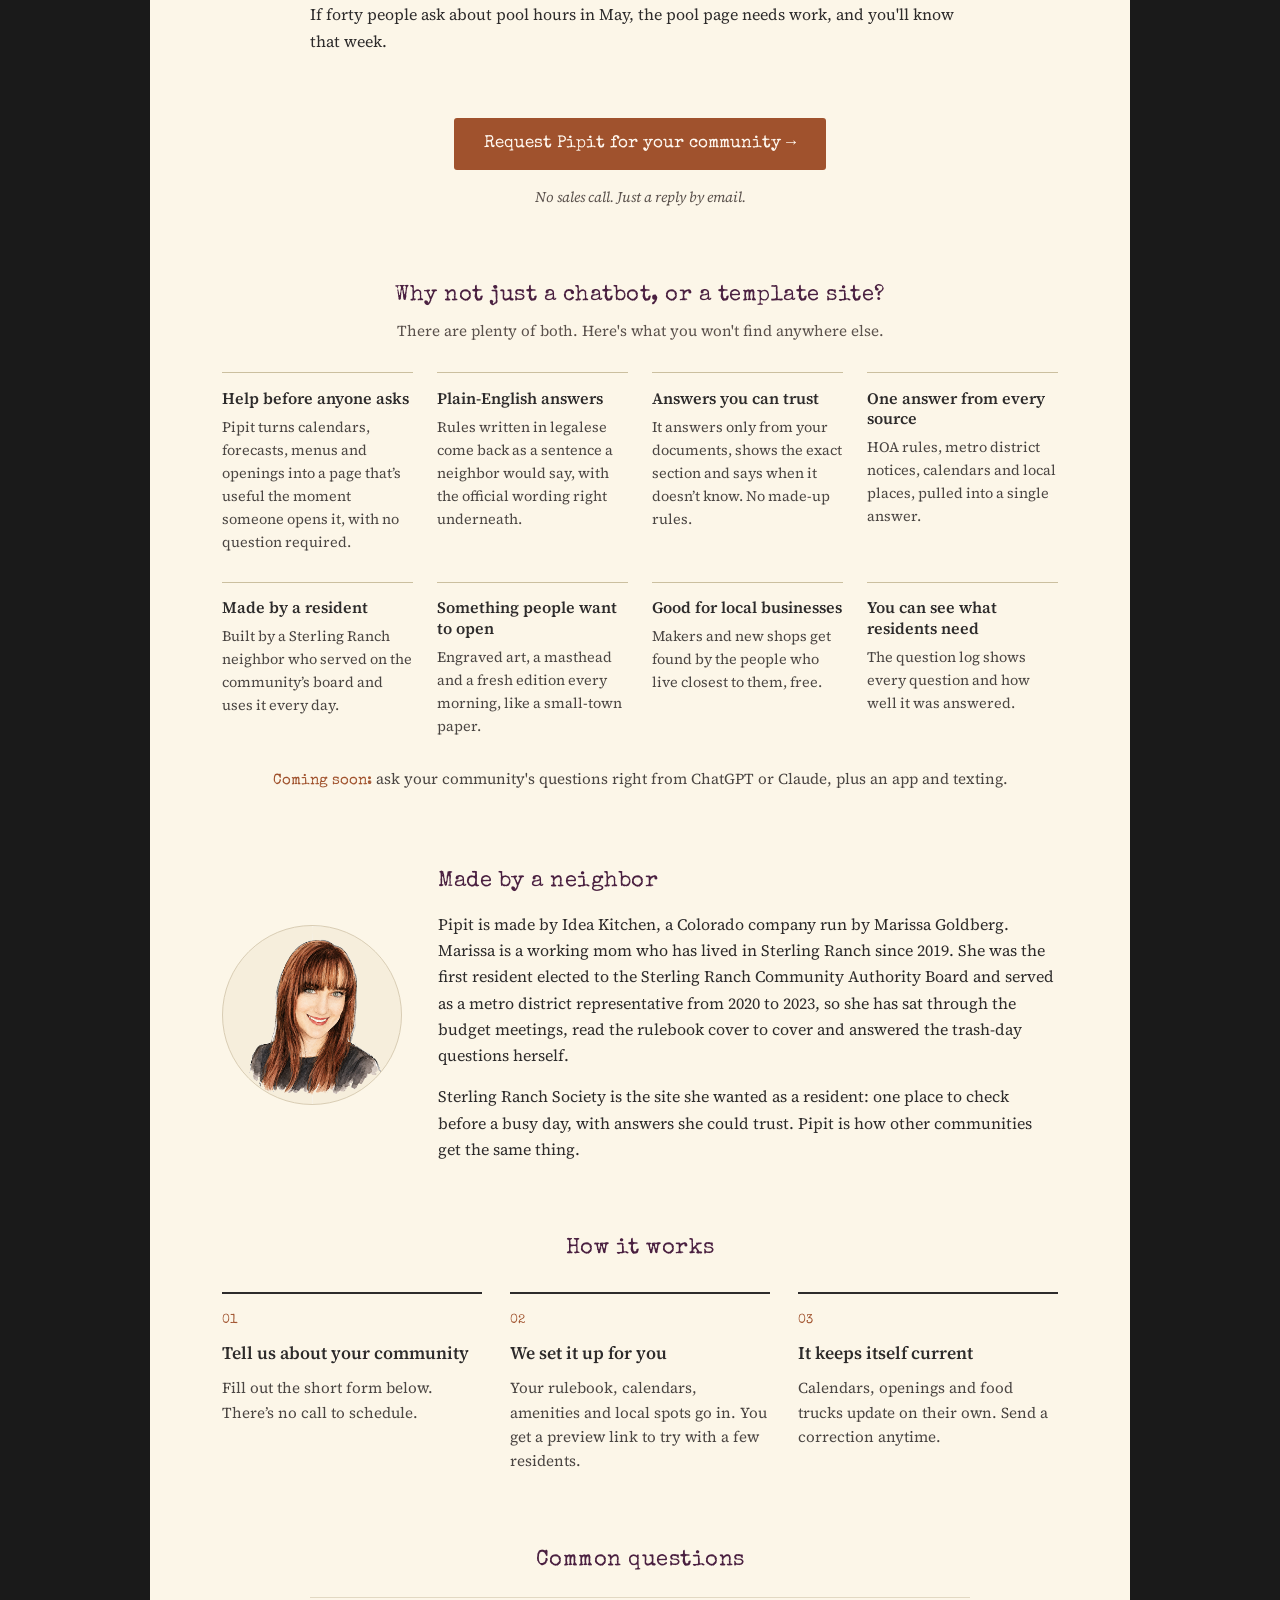
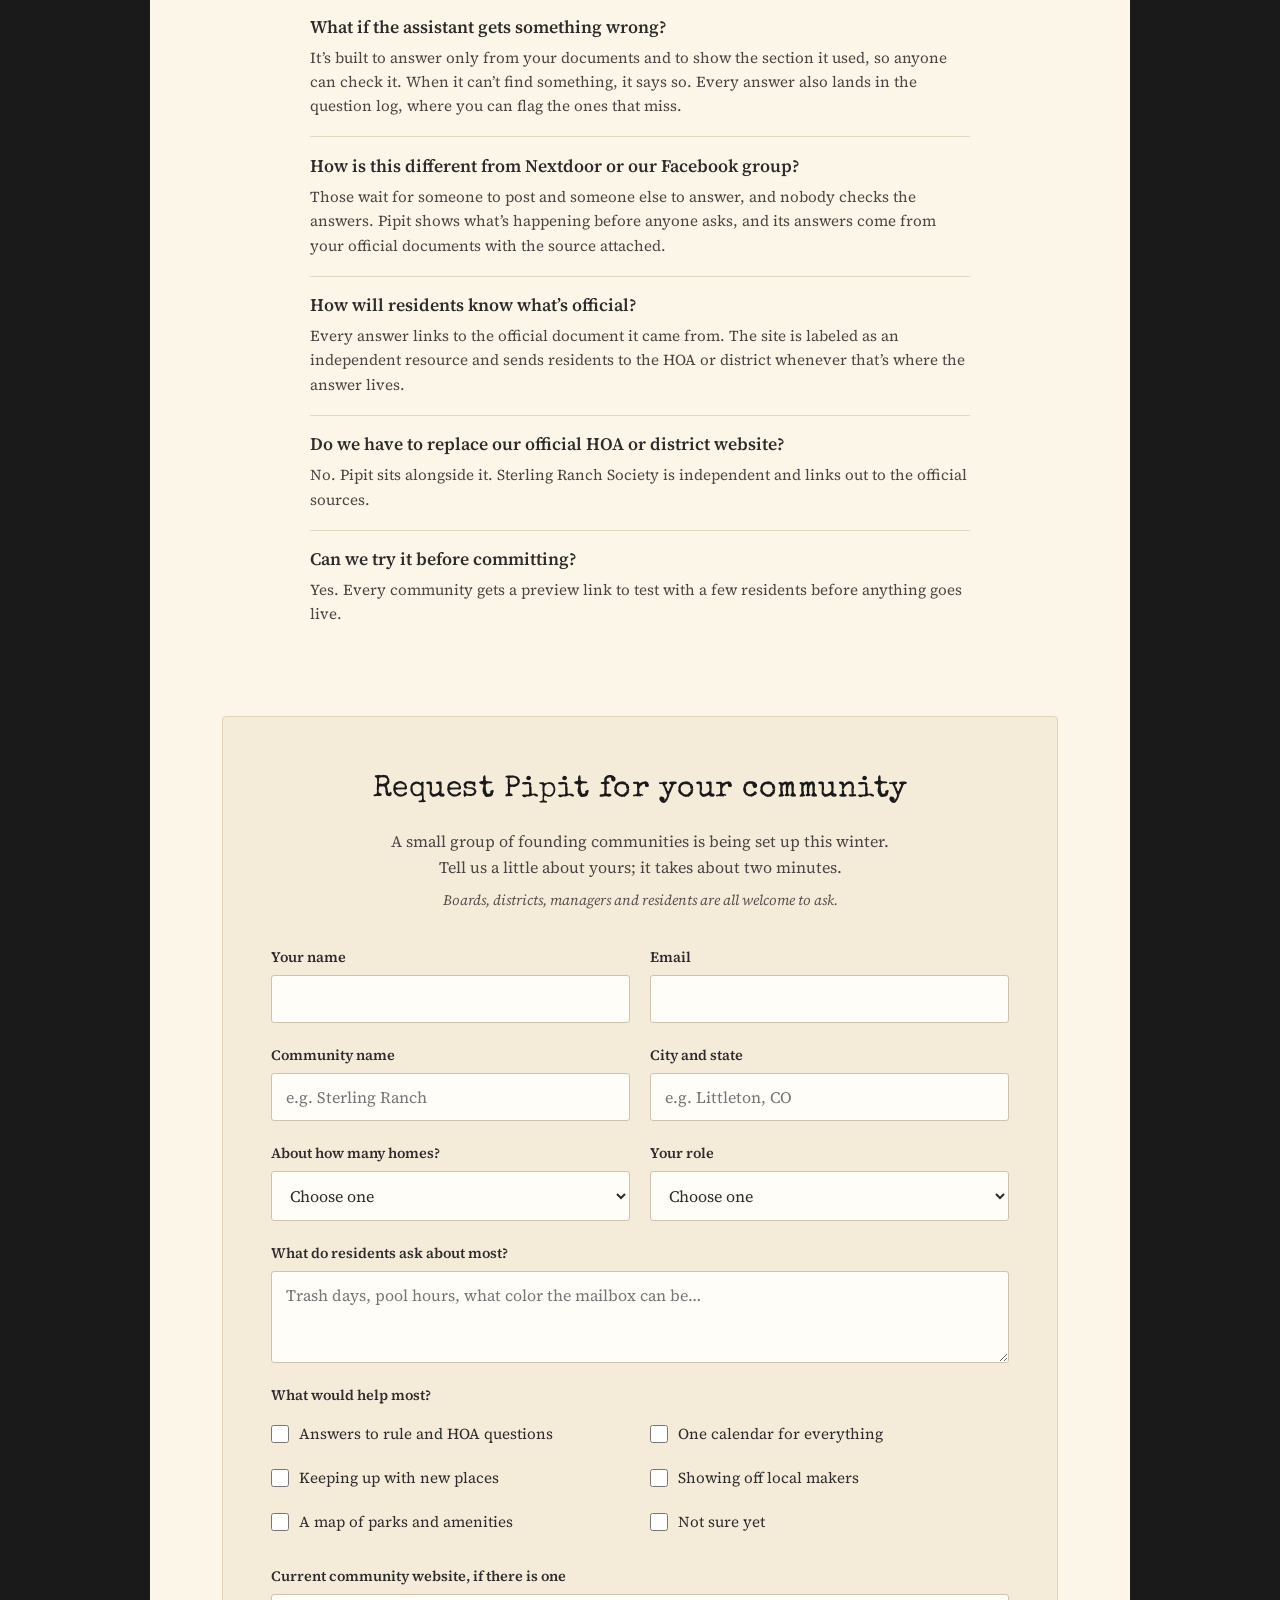
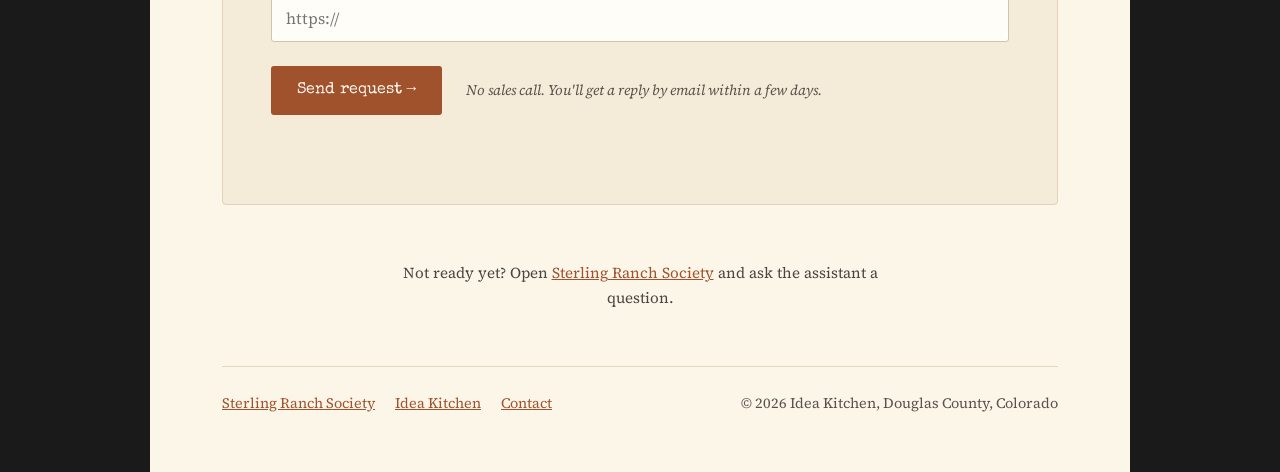
<file: pipit.html>
<!DOCTYPE html>
<html lang="en">
<head>
<meta charset="UTF-8">
<meta name="viewport" content="width=device-width, initial-scale=1.0">
<script src="analytics.js"></script>
<title>Pipit — The community website residents actually open | Idea Kitchen</title>
<meta name="description" content="Pipit turns a community's rulebook, calendars and everything happening nearby into one site residents check every day, with plain-English answers they can verify. The software behind Sterling Ranch Society.">
<meta name="author" content="Marissa Goldberg">
<meta property="og:title" content="Pipit — The community website residents actually open">
<meta property="og:description" content="One site for your community's rules, calendars and everything nearby, with plain-English answers residents can verify. For master-planned communities, HOAs and metro districts.">
<meta property="og:type" content="website">
<meta property="og:url" content="https://ideakitchen.ai/pipit.html">
<meta property="og:image" content="https://ideakitchen.ai/pipit/srs-today.jpg">
<meta name="twitter:card" content="summary_large_image">
<meta name="twitter:title" content="Pipit — The community website residents actually open">
<meta name="twitter:description" content="One site for your community's rules, calendars and everything nearby, with plain-English answers residents can verify.">
<meta name="twitter:image" content="https://ideakitchen.ai/pipit/srs-today.jpg">
<link rel="canonical" href="https://ideakitchen.ai/pipit.html">
<link rel="icon" href="favicon.svg" type="image/svg+xml">
<link rel="preconnect" href="https://fonts.googleapis.com">
<link rel="preconnect" href="https://fonts.gstatic.com" crossorigin>
<link href="https://fonts.googleapis.com/css2?family=Special+Elite&family=Source+Serif+4:ital,opsz,wght@0,8..60,400;0,8..60,600;1,8..60,400&display=swap" rel="stylesheet">
<link rel="stylesheet" href="styles.css?v=17">
<style>
*{margin:0;padding:0;box-sizing:border-box;}
body{font-family:'Source Serif 4',Georgia,serif;background:#1A1A1A;color:#2D2B2B;line-height:1.7;-webkit-font-smoothing:antialiased;}
a{color:#A0522D;}
a:hover{color:#7a3d20;}

.pp-page{max-width:980px;margin:0 auto;background:#FCF6E8;}
.pp-referral{background:#f4ecd9;border-bottom:1px solid #e0d3b7;padding:.6rem 1.25rem;text-align:center;font-size:.9rem;color:#5a514c;}
.pp-inner{padding:3.5rem clamp(1.25rem,6vw,4.5rem) 3.5rem;}
.pp-h2{font-family:'Special Elite',monospace;font-weight:400;font-size:1.4rem;color:#4A2040;line-height:1.3;}
.pp-page h3{font-family:'Source Serif 4',Georgia,serif;letter-spacing:0;}
.pp-page p{font-family:'Source Serif 4',Georgia,serif;}
.pp-center{text-align:center;}
.pp-eyebrow{font-family:'Special Elite',monospace;font-size:.75rem;letter-spacing:.18em;color:#66735A;margin-bottom:1.1rem;}
.pp-h1{font-family:'Special Elite',monospace;font-weight:400;font-size:clamp(2.1rem,6vw,3.4rem);line-height:1.12;color:#1A1A1A;max-width:760px;margin:0 auto;}
.pp-lede{font-size:1.2rem;line-height:1.55;color:#4A2040;max-width:620px;margin:1.4rem auto 0;}
.pp-btn{display:inline-block;font-family:'Special Elite',monospace;font-size:1rem;background:#A0522D;color:#FFF8F0;text-decoration:none;border:0;border-radius:3px;padding:.95rem 1.6rem;cursor:pointer;line-height:1.2;}
.pp-btn:hover{background:#86431f;color:#FFF8F0;}
.pp-textlink{font-family:'Special Elite',monospace;font-size:.95rem;}
.pp-hero-actions{margin-top:1.9rem;display:flex;flex-wrap:wrap;justify-content:center;gap:.75rem 1.25rem;align-items:center;}
.pp-shot{border:1px solid #d9cdb4;background:#fff;padding:5px;border-radius:3px;}
.pp-shot img{display:block;width:100%;height:auto;}
.pp-hero-shot{display:block;margin:2.75rem 0 0;padding:8px;box-shadow:0 22px 44px -26px rgba(45,43,43,.5);}
.pp-caption{margin-top:.75rem;font-size:.9rem;font-style:italic;color:#5a514c;}
.pp-section{margin-top:4.5rem;}
.pp-grid{display:grid;gap:1.75rem;}
.pp-grid-3{grid-template-columns:repeat(auto-fit,minmax(220px,1fr));}
.pp-grid-4{grid-template-columns:repeat(auto-fit,minmax(176px,1fr));gap:1.75rem 1.5rem;}
.pp-grid-2{grid-template-columns:repeat(auto-fit,minmax(300px,1fr));gap:1.4rem 2.25rem;}
.pp-card{border-top:2px solid #2D2B2B;padding-top:.9rem;}
.pp-card h3,.pp-apart h3,.pp-faq h3,.pp-trust h3{font-size:1.1rem;font-weight:600;line-height:1.3;margin-bottom:.45rem;color:#2D2B2B;}
.pp-card p,.pp-apart p,.pp-faq p,.pp-trust p{font-size:.95rem;line-height:1.6;color:#4a4542;}
.pp-apart{border-top:1px solid #cbbf9f;padding-top:.9rem;}
.pp-apart h3{font-size:1rem;}
.pp-apart p{font-size:.9rem;}
.pp-after{max-width:620px;margin:2.1rem auto 0;text-align:center;font-size:1.1rem;line-height:1.6;}
.pp-quote{max-width:680px;margin:4.5rem auto 0;text-align:center;}
.pp-quote-mark{display:block;margin:0 auto .9rem;}
.pp-quote-text{font-family:'Special Elite',monospace;font-size:clamp(1.5rem,4vw,2rem);line-height:1.3;color:#1A1A1A;}
.pp-quote-by{margin-top:1rem;font-size:.95rem;color:#5a514c;}
.pp-sub{text-align:center;font-size:.95rem;font-style:italic;color:#5a514c;margin:.5rem 0 1.75rem;}
.pp-tour figure{margin:0;}
.pp-tour img{aspect-ratio:3/2;object-fit:cover;object-position:top;}
.pp-tour figcaption{margin-top:.75rem;}
.pp-tour .pp-tour-name{display:block;font-family:'Special Elite',monospace;font-size:.95rem;color:#1A1A1A;}
.pp-tour .pp-tour-desc{display:block;margin-top:.25rem;font-size:.9rem;line-height:1.55;color:#4a4542;}
.pp-plus{margin-top:1.6rem;text-align:center;font-size:.95rem;color:#4a4542;}
.pp-split{display:flex;flex-wrap:wrap;gap:2.5rem;align-items:center;}
.pp-split > div{flex:1 1 300px;min-width:0;}
.pp-split > figure{flex:1 1 340px;min-width:0;margin:0;}
.pp-steps{display:flex;flex-direction:column;gap:.75rem;margin-top:1.1rem;}
.pp-step{display:flex;gap:.75rem;align-items:flex-start;font-size:.95rem;line-height:1.6;}
.pp-step span{font-family:'Special Elite',monospace;color:#A0522D;}
.pp-trust-box{background:#f4ecd9;border:1px solid #e0d3b7;border-radius:4px;padding:clamp(1.5rem,4vw,2.25rem);}
.pp-trust-box .pp-h2{margin-bottom:.35rem;}
.pp-trust-box .pp-boxsub{font-size:.95rem;color:#5a514c;font-style:italic;margin-bottom:1.4rem;}
.pp-trust h3{font-size:1rem;margin-bottom:.35rem;}
.pp-trust p{font-size:.9rem;}
.pp-section.pp-prose{max-width:660px;margin:4.5rem auto 0;}
.pp-prose p{font-size:1rem;line-height:1.65;margin-bottom:.9rem;}
.pp-prose p:last-child{margin-bottom:0;}
.pp-note{margin-top:.9rem;font-size:.9rem;font-style:italic;color:#5a514c;}
.pp-coming{margin-top:1.75rem;text-align:center;font-size:.95rem;color:#4a4542;}
.pp-coming span{font-family:'Special Elite',monospace;color:#A0522D;}
.pp-bio{display:flex;flex-wrap:wrap;gap:2.25rem;align-items:center;}
.pp-bio figure{flex:0 0 180px;margin:0;}
.pp-bio img{display:block;width:180px;height:180px;object-fit:cover;object-position:top;border-radius:50%;border:1px solid #d9cdb4;background:#f6eedc;}
.pp-bio > div{flex:1 1 360px;min-width:0;}
.pp-bio .pp-h2{margin-bottom:.9rem;}
.pp-bio p{font-size:1rem;line-height:1.65;margin-bottom:.9rem;}
.pp-bio p:last-child{margin-bottom:0;}
.pp-how{border-top:2px solid #2D2B2B;padding-top:1rem;}
.pp-how .pp-num{font-family:'Special Elite',monospace;font-size:.8rem;color:#A0522D;margin-bottom:.5rem;}
.pp-pricing{max-width:620px;margin:4.5rem auto 0;border-top:2px solid #2D2B2B;border-bottom:1px solid #e2d8c2;padding:1.5rem 0;display:flex;flex-wrap:wrap;gap:.75rem 2rem;justify-content:space-between;align-items:baseline;}
.pp-pricing .pp-h2{font-size:1.25rem;}
.pp-pricing > div{flex:1 1 360px;font-size:.95rem;line-height:1.65;color:#4a4542;}
.pp-pricing .pp-price{color:#2D2B2B;font-size:1.05rem;margin-bottom:.4rem;}
.pp-section.pp-faq{max-width:660px;margin:4.5rem auto 0;}
.pp-faq-item{padding:1.1rem 0;border-top:1px solid #e2d8c2;}
.pp-request{background:#f4ecd9;border:1px solid #e0d3b7;padding:clamp(1.5rem,5vw,3rem);border-radius:4px;}
.pp-request h2{text-align:center;font-family:'Special Elite',monospace;font-weight:400;font-size:clamp(1.5rem,4vw,1.9rem);color:#1A1A1A;}
.pp-request .pp-intro{margin:.75rem auto .5rem;max-width:500px;text-align:center;font-size:1rem;line-height:1.6;color:#4a4542;}
.pp-request .pp-intro-sub{margin:0 auto 2rem;max-width:500px;text-align:center;font-size:.9rem;font-style:italic;color:#5a514c;}
.pp-form{display:flex;flex-direction:column;gap:1.25rem;}
.pp-form-grid{display:grid;grid-template-columns:repeat(auto-fit,minmax(240px,1fr));gap:1.25rem;}
.pp-form label{display:flex;flex-direction:column;gap:.35rem;font-size:.9rem;font-weight:600;}
.pp-input{font-family:'Source Serif 4',Georgia,serif;font-size:1rem;font-weight:400;color:#2D2B2B;background:#fffdf8;border:1px solid #cfc4ae;border-radius:3px;padding:.75rem .85rem;min-height:46px;width:100%;}
.pp-input:focus{outline:2px solid #A0522D;outline-offset:1px;border-color:#A0522D;}
.pp-form fieldset{border:0;padding:0;margin:0;}
.pp-form legend{font-size:.9rem;font-weight:600;margin-bottom:.25rem;}
.pp-checks{display:grid;grid-template-columns:repeat(auto-fit,minmax(240px,1fr));gap:0 1.25rem;}
.pp-form .pp-check{display:flex;flex-direction:row;align-items:center;gap:.6rem;min-height:44px;font-size:.95rem;font-weight:400;cursor:pointer;}
.pp-check input{width:18px;height:18px;accent-color:#A0522D;margin:0;}
.pp-honeypot{position:absolute;left:-9999px;width:1px;height:1px;opacity:0;}
.pp-form-actions{display:flex;flex-wrap:wrap;align-items:center;gap:.9rem 1.5rem;margin-top:.25rem;}
.pp-form-actions p{font-size:.9rem;font-style:italic;color:#5a514c;}
.pp-form-status{min-height:1.4em;font-size:.95rem;}
.pp-form-status.is-error{color:#9a2f2f;}
.pp-form-status.is-success{color:#3f5a3a;}
.pp-thanks{text-align:center;padding:1.5rem 0;}
.pp-thanks h2{font-family:'Special Elite',monospace;font-weight:400;font-size:1.6rem;margin:.9rem 0 .6rem;}
.pp-thanks p{max-width:420px;margin:0 auto;font-size:1rem;line-height:1.6;color:#4a4542;}
.pp-demo{max-width:520px;margin:3.5rem auto 0;text-align:center;font-size:.95rem;line-height:1.6;color:#4a4542;}
.pp-footer{margin-top:3.5rem;border-top:1px solid #e2d8c2;padding-top:1.5rem;display:flex;flex-wrap:wrap;justify-content:space-between;gap:.75rem 1.5rem;font-size:.9rem;color:#5a514c;}
.pp-footer nav{display:flex;flex-wrap:wrap;gap:1.25rem;}
@media (max-width:600px){
  .pp-bio{justify-content:center;text-align:center;}
  .pp-bio img{width:140px;height:140px;}
}
</style>
</head>
<body>

<nav class="site-nav">
    <div class="nav-inner">
        <a href="./" class="nav-brand">
            <div class="nav-brand-text">
                <span class="nav-name">Idea Kitchen</span>
                <span class="nav-tagline">Simple recipes for everyday AI</span>
            </div>
        </a>
        <nav class="nav-links" id="primary-nav">
            <a href="recipes.html" class="nav-link">Recipe Box</a>
            <div class="nav-dropdown">
                <a href="services.html" class="nav-link nav-dropdown-trigger active" aria-haspopup="true" aria-expanded="false">Services <svg class="nav-caret" aria-hidden="true" viewBox="0 0 10 6" width="10" height="6"><path d="M1 1l4 4 4-4" fill="none" stroke="currentColor" stroke-width="1.6" stroke-linecap="round" stroke-linejoin="round"/></svg></a>
                <div class="nav-menu">
                <a href="services.html" class="nav-menu-link">Work with us</a>
                <a href="pipit.html" class="nav-menu-link active">Pipit</a>
                </div>
            </div>
            <a href="https://sterlingranchsociety.com/" class="nav-link" target="_blank" rel="noopener">Sterling Ranch Society ↗</a>
        </nav>
        <button class="nav-toggle" aria-label="Menu" aria-expanded="false" aria-controls="primary-nav"><span></span><span></span><span></span></button>
        <div class="nav-subscribe-wrap">
            <a href="#request" class="nav-subscribe" data-growth-event="pipit_cta_click" data-cta-label="Header: Request Pipit">Request Pipit →</a>
        </div>
    </div>
</nav>

<div class="pp-page">
  <div class="pp-referral" id="pp-referral" hidden>You came from Sterling Ranch Society. That site runs on Pipit.</div>
  <main class="pp-inner">

    <section class="pp-center">
      <p class="pp-eyebrow">FOR MASTER-PLANNED COMMUNITIES, HOAS AND METRO DISTRICTS</p>
      <h1 class="pp-h1">The community website residents actually open.</h1>
      <p class="pp-lede">Pipit turns your rulebook, calendars and everything happening nearby into one site residents check every day, with plain-English answers they can verify. Fewer repeat questions for your staff.</p>
      <div class="pp-hero-actions">
        <a class="pp-btn" href="#request" data-growth-event="pipit_cta_click" data-cta-label="Hero: Request Pipit for your community">Request Pipit for your community →</a>
        <a class="pp-textlink" href="https://sterlingranchsociety.com/" target="_blank" rel="noopener">See it live at Sterling Ranch ↗</a>
      </div>
    </section>

    <figure>
      <a class="pp-shot pp-hero-shot" href="https://sterlingranchsociety.com/" target="_blank" rel="noopener">
        <img src="pipit/srs-today.jpg" width="1244" height="812" alt="The Sterling Ranch Society homepage: today's food truck, the community assistant, local weather, today's events, the place of the day and new openings">
      </a>
      <figcaption class="pp-caption pp-center">Sterling Ranch Society's today page, built on Pipit. About 3,000 homes in Douglas County, Colorado.</figcaption>
    </figure>

    <section class="pp-section">
      <h2 class="pp-h2 pp-center" style="margin-bottom:1.6rem">Sound familiar?</h2>
      <div class="pp-grid pp-grid-3">
        <div class="pp-card"><h3>The same questions, every week</h3><p>Trash day. Pool hours. Fence colors. Your staff answers them one email at a time, and the Facebook group answers them wrong.</p></div>
        <div class="pp-card"><h3>Answers buried in PDFs</h3><p>The rulebook is 90 pages on a district site most residents can’t find. So they guess, and some of them get a letter.</p></div>
        <div class="pp-card"><h3>News nobody sees</h3><p>Events, openings and notices are spread across portals, flyers and social media. Residents hear about the pumpkin patch the day after it closes.</p></div>
      </div>
      <p class="pp-after">Pipit puts it all in one place and turns it into <strong>what residents need to know today</strong>, before anyone has to ask.</p>
    </section>

    <section class="pp-quote">
      <svg class="pp-quote-mark" aria-hidden="true" width="34" height="26" viewBox="0 0 34 26" fill="#C98B50"><path d="M0 26V15C0 6.7 4.6 1.6 12.6 0l1.6 3.6C9.4 5.2 7.2 8.2 7 12.4h6V26H0Zm20 0V15c0-8.3 4.6-13.4 12.6-15l1.4 3.6c-4.8 1.6-7 4.6-7.2 8.8h6V26H20Z"/></svg>
      <p class="pp-quote-text">Now this is where I want my tax dollars going…</p>
      <p class="pp-quote-by">A Sterling Ranch resident, the day the community assistant launched</p>
    </section>

    <section class="pp-section pp-tour">
      <h2 class="pp-h2 pp-center">What residents get</h2>
      <p class="pp-sub">All of it is live on Sterling Ranch Society today.</p>
      <div class="pp-grid pp-grid-3" style="gap:1.75rem 1.5rem">
        <figure>
          <div class="pp-shot"><img src="pipit/srs-openings.jpg" width="600" height="400" alt="The newest opening on the Openings page, with a map of dots showing places by distance from home"></div>
          <figcaption><span class="pp-tour-name">New openings</span><span class="pp-tour-desc">Every shop and restaurant opening nearby, with drive times from the community.</span></figcaption>
        </figure>
        <figure>
          <div class="pp-shot"><img src="pipit/srs-events.jpg" width="780" height="520" alt="The Week’s Trail: a timeline of this week’s community events with weather and food trucks"></div>
          <figcaption><span class="pp-tour-name">The week’s events</span><span class="pp-tour-desc">Every community event on one trail, with each day’s weather and food truck.</span></figcaption>
        </figure>
        <figure>
          <div class="pp-shot"><img src="pipit/srs-map.jpg" width="519" height="378" alt="The illustrated 3D community map of Sterling Ranch"></div>
          <figcaption><span class="pp-tour-name">An illustrated map</span><span class="pp-tour-desc">Parks, trails, amenities and local makers, laid out the way residents think about the place.</span></figcaption>
        </figure>
      </div>
      <p class="pp-plus">Plus the food truck schedule, pool status, local makers, a resident guide and seasonal roundups like the fall events guide.</p>
    </section>

    <section class="pp-section pp-split">
      <div>
        <h2 class="pp-h2" style="margin-bottom:1rem">An assistant you can check</h2>
        <p style="font-size:1rem;line-height:1.65">Residents get a plain-English answer they can act on. Every answer shows its work.</p>
        <div class="pp-steps">
          <div class="pp-step"><span aria-hidden="true">01</span><p>It answers only from your rulebook, calendars and guides.</p></div>
          <div class="pp-step"><span aria-hidden="true">02</span><p>The exact section it used sits right under the answer.</p></div>
          <div class="pp-step"><span aria-hidden="true">03</span><p>When it can’t find something, it says so and points residents to who can help.</p></div>
        </div>
      </div>
      <figure>
        <div class="pp-shot" style="padding:6px"><img src="pipit/srs-assistant.jpg" width="870" height="298" alt="A Sterling Ranch Society assistant answer: the approved fence stain, with the two rulebook sections it came from"></div>
        <figcaption class="pp-caption">"What color should I stain my fence?" answered from the two rulebook sections it came from, with a thumbs-up or thumbs-down on every answer.</figcaption>
      </figure>
    </section>

    <section class="pp-section pp-trust-box">
      <h2 class="pp-h2">Built for public bodies</h2>
      <p class="pp-boxsub">The things a board or district needs to know before saying yes.</p>
      <div class="pp-grid pp-grid-2">
        <div class="pp-trust"><h3>Sources, every time</h3><p>Every answer links to the official document it came from, so residents and staff can check it.</p></div>
        <div class="pp-trust"><h3>Your documents stay yours</h3><p>Pipit reads your rules and calendars to answer questions. They are never sold, shared or used to train anything.</p></div>
        <div class="pp-trust"><h3>Independent and additive</h3><p>Pipit sits alongside your official website and links to it. Nothing official moves or changes.</p></div>
        <div class="pp-trust"><h3>Built to be accessible</h3><p>Large type, real headings, plain language and pages that work with a keyboard, on a phone or a desktop.</p></div>
      </div>
    </section>

    <section class="pp-section pp-prose">
      <h2 class="pp-h2" style="margin-bottom:1rem">For the people who run the community</h2>
      <p>A question log shows every question residents ask and how well it was answered. Rate the answers, fix the ones that miss, and see what's confusing people before it turns into a heated thread.</p>
      <p>If forty people ask about pool hours in May, the pool page needs work, and you'll know that week.</p>
    </section>

    <section class="pp-section pp-center" style="margin-top:4rem">
      <a class="pp-btn" href="#request" style="font-size:1.05rem;padding:1rem 1.9rem" data-growth-event="pipit_cta_click" data-cta-label="Mid-page: Request Pipit for your community">Request Pipit for your community →</a>
      <p class="pp-note">No sales call. Just a reply by email.</p>
    </section>

    <section class="pp-section">
      <h2 class="pp-h2 pp-center">Why not just a chatbot, or a template site?</h2>
      <p class="pp-sub" style="font-style:normal;max-width:520px;margin-left:auto;margin-right:auto">There are plenty of both. Here's what you won't find anywhere else.</p>
      <div class="pp-grid pp-grid-4">
        <div class="pp-apart"><h3>Help before anyone asks</h3><p>Pipit turns calendars, forecasts, menus and openings into a page that’s useful the moment someone opens it, with no question required.</p></div>
        <div class="pp-apart"><h3>Plain-English answers</h3><p>Rules written in legalese come back as a sentence a neighbor would say, with the official wording right underneath.</p></div>
        <div class="pp-apart"><h3>Answers you can trust</h3><p>It answers only from your documents, shows the exact section and says when it doesn’t know. No made-up rules.</p></div>
        <div class="pp-apart"><h3>One answer from every source</h3><p>HOA rules, metro district notices, calendars and local places, pulled into a single answer.</p></div>
        <div class="pp-apart"><h3>Made by a resident</h3><p>Built by a Sterling Ranch neighbor who served on the community’s board and uses it every day.</p></div>
        <div class="pp-apart"><h3>Something people want to open</h3><p>Engraved art, a masthead and a fresh edition every morning, like a small-town paper.</p></div>
        <div class="pp-apart"><h3>Good for local businesses</h3><p>Makers and new shops get found by the people who live closest to them, free.</p></div>
        <div class="pp-apart"><h3>You can see what residents need</h3><p>The question log shows every question and how well it was answered.</p></div>
      </div>
      <p class="pp-coming"><span>Coming soon:</span> ask your community's questions right from ChatGPT or Claude, plus an app and texting.</p>
    </section>

    <section class="pp-section pp-bio">
      <figure><img src="marissa-cut.png" width="340" height="340" alt="Watercolor portrait of Marissa Goldberg"></figure>
      <div>
        <h2 class="pp-h2">Made by a neighbor</h2>
        <p>Pipit is made by Idea Kitchen, a Colorado company run by Marissa Goldberg. Marissa is a working mom who has lived in Sterling Ranch since 2019. She was the first resident elected to the Sterling Ranch Community Authority Board and served as a metro district representative from 2020 to 2023, so she has sat through the budget meetings, read the rulebook cover to cover and answered the trash-day questions herself.</p>
        <p>Sterling Ranch Society is the site she wanted as a resident: one place to check before a busy day, with answers she could trust. Pipit is how other communities get the same thing.</p>
      </div>
    </section>

    <section class="pp-section">
      <h2 class="pp-h2 pp-center" style="margin-bottom:1.75rem">How it works</h2>
      <div class="pp-grid pp-grid-3">
        <div class="pp-how"><p class="pp-num">01</p><h3 style="font-size:1.1rem;font-weight:600;margin-bottom:.45rem">Tell us about your community</h3><p style="font-size:.95rem;line-height:1.6;color:#4a4542">Fill out the short form below. There’s no call to schedule.</p></div>
        <div class="pp-how"><p class="pp-num">02</p><h3 style="font-size:1.1rem;font-weight:600;margin-bottom:.45rem">We set it up for you</h3><p style="font-size:.95rem;line-height:1.6;color:#4a4542">Your rulebook, calendars, amenities and local spots go in. You get a preview link to try with a few residents.</p></div>
        <div class="pp-how"><p class="pp-num">03</p><h3 style="font-size:1.1rem;font-weight:600;margin-bottom:.45rem">It keeps itself current</h3><p style="font-size:.95rem;line-height:1.6;color:#4a4542">Calendars, openings and food trucks update on their own. Send a correction anytime.</p></div>
      </div>
    </section>

    <section class="pp-section pp-faq">
      <h2 class="pp-h2 pp-center" style="margin-bottom:1.4rem">Common questions</h2>
      <div class="pp-faq-item"><h3>What if the assistant gets something wrong?</h3><p>It’s built to answer only from your documents and to show the section it used, so anyone can check it. When it can’t find something, it says so. Every answer also lands in the question log, where you can flag the ones that miss.</p></div>
      <div class="pp-faq-item"><h3>How is this different from Nextdoor or our Facebook group?</h3><p>Those wait for someone to post and someone else to answer, and nobody checks the answers. Pipit shows what’s happening before anyone asks, and its answers come from your official documents with the source attached.</p></div>
      <div class="pp-faq-item"><h3>How will residents know what’s official?</h3><p>Every answer links to the official document it came from. The site is labeled as an independent resource and sends residents to the HOA or district whenever that’s where the answer lives.</p></div>
      <div class="pp-faq-item"><h3>Do we have to replace our official HOA or district website?</h3><p>No. Pipit sits alongside it. Sterling Ranch Society is independent and links out to the official sources.</p></div>
      <div class="pp-faq-item"><h3>Can we try it before committing?</h3><p>Yes. Every community gets a preview link to test with a few residents before anything goes live.</p></div>
    </section>

    <section id="request" class="pp-section pp-request">
      <div id="pp-request-body">
        <h2>Request Pipit for your community</h2>
        <p class="pp-intro">A small group of founding communities is being set up this winter. Tell us a little about yours; it takes about two minutes.</p>
        <p class="pp-intro-sub">Boards, districts, managers and residents are all welcome to ask.</p>
        <form class="pp-form" id="pp-form" novalidate>
          <div class="pp-form-grid">
            <label>Your name<input class="pp-input" type="text" name="name" autocomplete="name" maxlength="120"></label>
            <label>Email<input class="pp-input" type="email" name="email" autocomplete="email" required maxlength="254"></label>
            <label>Community name<input class="pp-input" type="text" name="community" placeholder="e.g. Sterling Ranch" maxlength="120"></label>
            <label>City and state<input class="pp-input" type="text" name="city" placeholder="e.g. Littleton, CO" maxlength="120"></label>
            <label>About how many homes?
              <select class="pp-input" name="homes">
                <option value="">Choose one</option>
                <option>Under 500</option>
                <option>500 to 3,000</option>
                <option>3,000 to 10,000</option>
                <option>More than 10,000</option>
                <option>Not sure</option>
              </select>
            </label>
            <label>Your role
              <select class="pp-input" name="role">
                <option value="">Choose one</option>
                <option>HOA or master association board</option>
                <option>Metro district board or staff</option>
                <option>Community manager</option>
                <option>Developer or builder</option>
                <option>Resident</option>
                <option>Something else</option>
              </select>
            </label>
          </div>
          <label>What do residents ask about most?<textarea class="pp-input" name="pain" rows="3" placeholder="Trash days, pool hours, what color the mailbox can be…" maxlength="2000" style="resize:vertical"></textarea></label>
          <fieldset>
            <legend>What would help most?</legend>
            <div class="pp-checks">
              <label class="pp-check"><input type="checkbox" name="wants" value="assistant">Answers to rule and HOA questions</label>
              <label class="pp-check"><input type="checkbox" name="wants" value="events">One calendar for everything</label>
              <label class="pp-check"><input type="checkbox" name="wants" value="openings">Keeping up with new places</label>
              <label class="pp-check"><input type="checkbox" name="wants" value="makers">Showing off local makers</label>
              <label class="pp-check"><input type="checkbox" name="wants" value="map">A map of parks and amenities</label>
              <label class="pp-check"><input type="checkbox" name="wants" value="unsure">Not sure yet</label>
            </div>
          </fieldset>
          <label>Current community website, if there is one<input class="pp-input" type="url" name="site" placeholder="https://" maxlength="500"></label>
          <input class="pp-honeypot" type="text" name="company" tabindex="-1" autocomplete="off" aria-hidden="true">
          <div class="pp-form-actions">
            <button class="pp-btn" type="submit">Send request →</button>
            <p>No sales call. You'll get a reply by email within a few days.</p>
          </div>
          <p class="pp-form-status" id="pp-form-status" role="status" aria-live="polite"></p>
        </form>
      </div>
      <div class="pp-thanks" id="pp-thanks" hidden>
        <svg aria-hidden="true" width="40" height="40" viewBox="0 0 24 24" fill="none" stroke="#A0522D" stroke-width="1.5" stroke-linecap="round" stroke-linejoin="round" style="display:block;margin:0 auto"><path d="M4 7h16v11H4z"/><path d="m4 7 8 6 8-6"/></svg>
        <h2>Got it, thank you.</h2>
        <p>We'll look at your community and email you within a few days with what a Pipit site could look like there.</p>
      </div>
    </section>

    <p class="pp-demo">Not ready yet? Open <a href="https://sterlingranchsociety.com/" target="_blank" rel="noopener">Sterling Ranch Society</a> and ask the assistant a question.</p>

    <footer class="pp-footer">
      <nav aria-label="Pipit links">
        <a href="https://sterlingranchsociety.com/" target="_blank" rel="noopener">Sterling Ranch Society</a>
        <a href="./">Idea Kitchen</a>
        <a href="#request">Contact</a>
      </nav>
      <span>© 2026 Idea Kitchen, Douglas County, Colorado</span>
    </footer>
  </main>
</div>

<script>
(function () {
    var params = new URLSearchParams(location.search);
    var fromSrs = (params.get('from') || '').toLowerCase() === 'srs';
    if (fromSrs) document.getElementById('pp-referral').hidden = false;

    var endpoint = 'https://ideakitchen-production.up.railway.app/api/pipit-request';
    var form = document.getElementById('pp-form');
    var status = document.getElementById('pp-form-status');

    form.addEventListener('submit', async function (event) {
        event.preventDefault();
        var button = form.querySelector('button[type="submit"]');
        var email = form.elements.email.value.trim();

        status.className = 'pp-form-status';
        if (!email || !form.elements.email.checkValidity()) {
            status.textContent = 'Please enter a valid email address.';
            status.classList.add('is-error');
            form.elements.email.focus();
            return;
        }

        var wants = [];
        form.querySelectorAll('input[name="wants"]:checked').forEach(function (box) { wants.push(box.value); });

        button.disabled = true;
        button.textContent = 'Sending…';
        form.setAttribute('aria-busy', 'true');
        status.textContent = '';

        try {
            var response = await fetch(endpoint, {
                method: 'POST',
                headers: { 'Content-Type': 'application/json' },
                body: JSON.stringify({
                    name: form.elements.name.value,
                    email: email,
                    community: form.elements.community.value,
                    city: form.elements.city.value,
                    homes: form.elements.homes.value,
                    role: form.elements.role.value,
                    pain: form.elements.pain.value,
                    wants: wants,
                    site: form.elements.site.value,
                    company: form.elements.company.value,
                    source: fromSrs ? 'srs' : 'website'
                })
            });
            var result = await response.json().catch(function () { return {}; });
            if (!response.ok) throw new Error(result.error || 'Please try again.');

            document.getElementById('pp-request-body').hidden = true;
            document.getElementById('pp-thanks').hidden = false;
            if (typeof sendAnalyticsEvent === 'function') sendAnalyticsEvent('pipit_request', { source: fromSrs ? 'srs' : 'website' });
            // Mirror the submission into the internal growth feed.
            try {
                var growthBody = JSON.stringify({
                    eventName: 'pipit_request',
                    source: 'website',
                    pagePath: window.location.pathname,
                    pageTitle: document.title,
                    targetUrl: null,
                    ctaLabel: fromSrs ? 'Pipit request (from SRS)' : 'Pipit request',
                    referrer: document.referrer || null,
                    utmSource: new URLSearchParams(window.location.search).get('utm_source') || (fromSrs ? 'srs' : null),
                    utmMedium: new URLSearchParams(window.location.search).get('utm_medium') || (fromSrs ? 'footer' : null),
                    utmCampaign: new URLSearchParams(window.location.search).get('utm_campaign') || null,
                    occurredAt: new Date().toISOString()
                });
                var growthUrl = 'https://ideakitchen-production.up.railway.app/api/growth/events';
                if (!(navigator.sendBeacon && navigator.sendBeacon(growthUrl, new Blob([growthBody], { type: 'application/json' })))) {
                    fetch(growthUrl, { method: 'POST', headers: { 'Content-Type': 'application/json' }, body: growthBody, keepalive: true }).catch(function () {});
                }
            } catch (e) {}
        } catch (error) {
            status.textContent = error.message || "We couldn't send that right now. Please try again.";
            status.classList.add('is-error');
        } finally {
            button.disabled = false;
            button.textContent = 'Send request →';
            form.removeAttribute('aria-busy');
        }
    });
})();
</script>
<script src="nav.js?v=2"></script>
<script src="growth-analytics.js?v=1"></script>
</body>
</html>
</file>
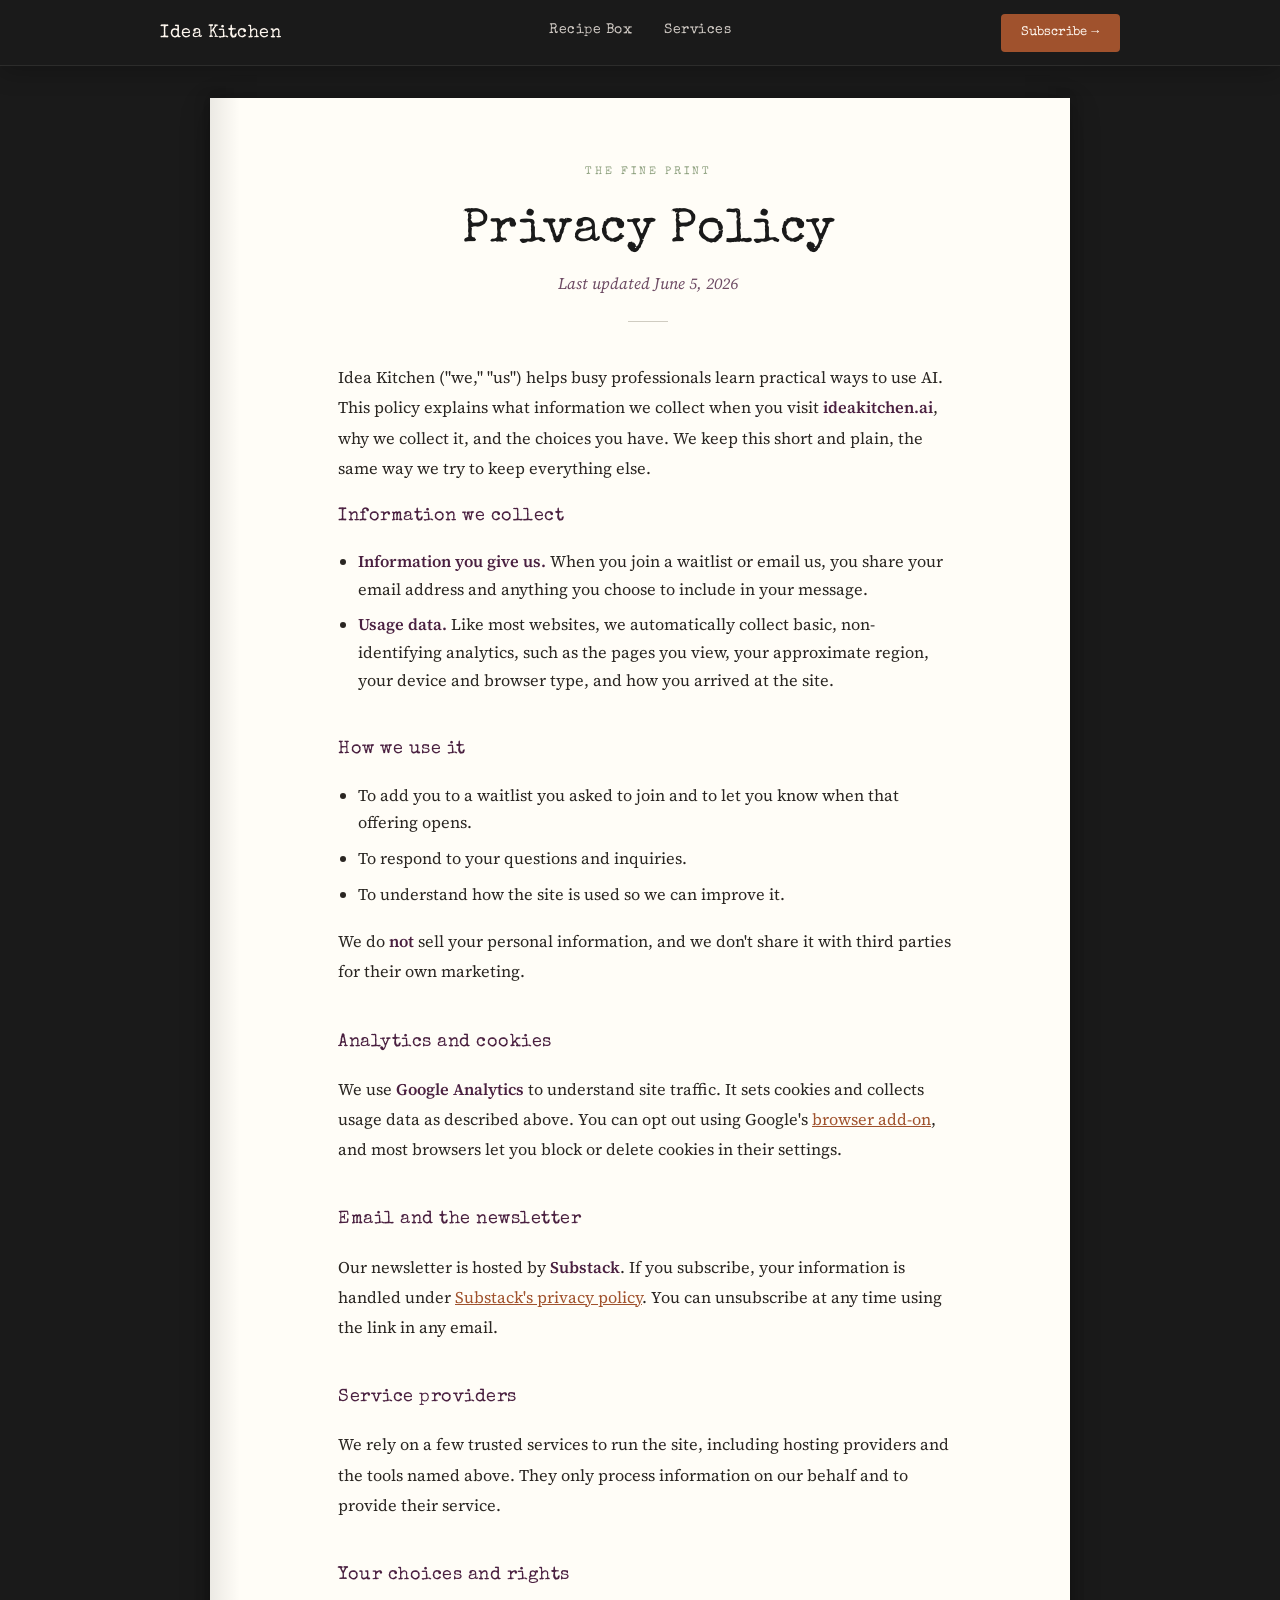
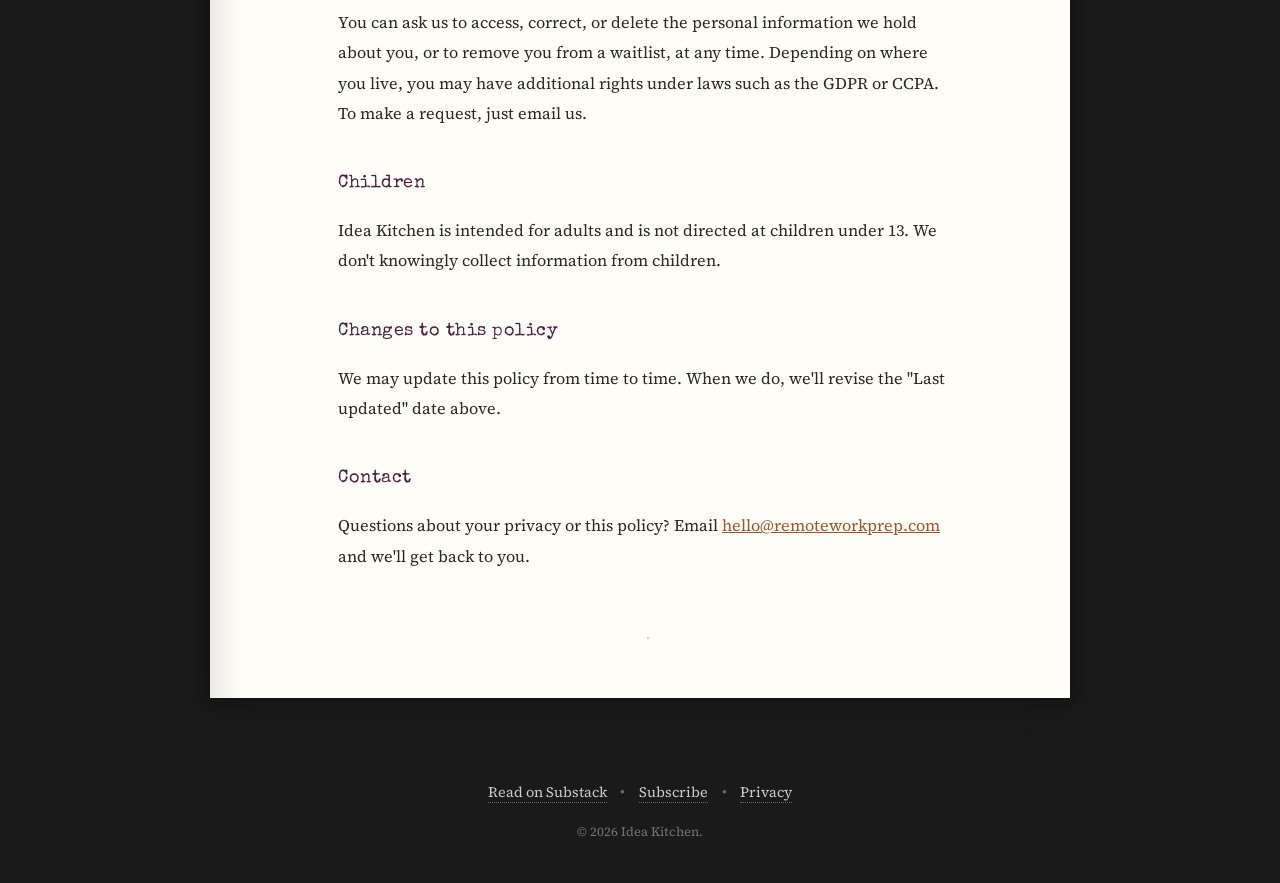
<file: privacy.html>
<!DOCTYPE html>
<html lang="en">
<head>
<meta charset="UTF-8">
<meta name="viewport" content="width=device-width, initial-scale=1.0">
<script src="analytics.js"></script>
<title>Privacy Policy — Idea Kitchen</title>
<meta name="description" content="How Idea Kitchen collects, uses, and protects your information.">
<link rel="canonical" href="https://ideakitchen.ai/privacy.html">
<link rel="icon" href="favicon.svg" type="image/svg+xml">
<link rel="preconnect" href="https://fonts.googleapis.com">
<link rel="preconnect" href="https://fonts.gstatic.com" crossorigin>
<link href="https://fonts.googleapis.com/css2?family=Special+Elite&family=Homemade+Apple&family=Nanum+Pen+Script&family=Source+Serif+4:ital,opsz,wght@0,8..60,400;0,8..60,600;1,8..60,400&display=swap" rel="stylesheet">
<link rel="stylesheet" href="styles.css?v=14">
<style>
/* ===== Book design system (cloned from the Services page) ===== */
*{margin:0;padding:0;box-sizing:border-box;}
body{
  font-family:'Source Serif 4',Georgia,serif;
  background:#1A1A1A;
  color:#1A1A1A;
  line-height:1.7;
  -webkit-font-smoothing:antialiased;
}
.book{
  max-width:860px;margin:2rem auto;background:#FFFDF7;min-height:100vh;
  box-shadow:-4px 0 12px rgba(0,0,0,.15),4px 0 12px rgba(0,0,0,.08),0 8px 30px rgba(0,0,0,.2);
  position:relative;
}
.book::before{content:'';position:absolute;top:0;bottom:0;left:0;width:30px;background:linear-gradient(90deg,rgba(0,0,0,.08),transparent);pointer-events:none;}
.book-inner{padding:4rem 4rem 3rem 5rem;}

.title-section{text-align:center;padding-bottom:0;margin-bottom:2.5rem;}
.title-kicker{font-family:'Special Elite',monospace;font-size:.7rem;letter-spacing:3px;text-transform:uppercase;color:#8B9E7C;margin-bottom:1.5rem;}
.title-name{font-family:'Special Elite',monospace;font-size:clamp(2rem,5vw,3rem);color:#1A1A1A;line-height:1.1;margin-bottom:.8rem;}
.title-tagline{font-size:1rem;color:#4A2040;font-style:italic;opacity:.8;}
.title-rule{width:40px;border-top:1px solid rgba(138,130,110,.4);margin:1.5rem auto 0;}
.section-rule{max-width:480px;border-top:1px solid rgba(138,130,110,.25);margin:3rem auto;}

/* ===== Prose ===== */
.bk-section{max-width:620px;margin:0 auto;}
.bk-head{font-family:'Special Elite',monospace;font-size:1.15rem;color:#4A2040;letter-spacing:.5px;margin:2.5rem 0 1rem;}
.bk-head:first-of-type{margin-top:0;}
.bk-prose p{font-size:1.02rem;line-height:1.85;margin-bottom:1.1rem;color:#2A2622;}
.bk-prose ul{margin:0 0 1.1rem 1.25rem;}
.bk-prose li{font-size:1.02rem;line-height:1.7;margin-bottom:.5rem;color:#2A2622;}
.bk-prose strong{color:#4A2040;font-weight:600;}
.bk-prose a{color:#A0522D;}
.page-num{text-align:center;font-family:'Source Serif 4',Georgia,serif;font-size:.8rem;color:#1A1A1A;opacity:.3;padding-top:2.5rem;}

@media(max-width:600px){
  .book{max-width:100%;margin:0;}
  .book-inner{padding:2.5rem 1.5rem 2rem 1.75rem;}
}
</style>
</head>
<body>

<!-- Shared Site Nav -->
<nav class="site-nav">
    <div class="nav-inner">
        <a href="index.html" class="nav-brand">
            <div class="nav-brand-text">
                <span class="nav-name">Idea Kitchen</span>
                <span class="nav-tagline">AI recipes for busy professionals</span>
            </div>
        </a>
        <nav class="nav-links" id="primary-nav">
            <a href="recipes.html" class="nav-link">Recipe Box</a>
            <a href="services.html" class="nav-link">Services</a>
        </nav>
        <button class="nav-toggle" aria-label="Menu" aria-expanded="false" aria-controls="primary-nav"><span></span><span></span><span></span></button>
        <div class="nav-subscribe-wrap">
            <a href="https://ideakitchen.substack.com/subscribe" class="nav-subscribe" target="_blank" rel="noopener">Subscribe →</a>
        </div>
    </div>
</nav>

<div class="book">
  <div class="book-inner">

    <div class="title-section">
      <p class="title-kicker">The fine print</p>
      <h1 class="title-name">Privacy Policy</h1>
      <p class="title-tagline">Last updated June 5, 2026</p>
      <div class="title-rule"></div>
    </div>

    <div class="bk-section bk-prose">

      <p>Idea Kitchen ("we," "us") helps busy professionals learn practical ways to use AI. This policy explains what information we collect when you visit <strong>ideakitchen.ai</strong>, why we collect it, and the choices you have. We keep this short and plain, the same way we try to keep everything else.</p>

      <h2 class="bk-head">Information we collect</h2>
      <ul>
        <li><strong>Information you give us.</strong> When you join a waitlist or email us, you share your email address and anything you choose to include in your message.</li>
        <li><strong>Usage data.</strong> Like most websites, we automatically collect basic, non-identifying analytics, such as the pages you view, your approximate region, your device and browser type, and how you arrived at the site.</li>
      </ul>

      <h2 class="bk-head">How we use it</h2>
      <ul>
        <li>To add you to a waitlist you asked to join and to let you know when that offering opens.</li>
        <li>To respond to your questions and inquiries.</li>
        <li>To understand how the site is used so we can improve it.</li>
      </ul>
      <p>We do <strong>not</strong> sell your personal information, and we don't share it with third parties for their own marketing.</p>

      <h2 class="bk-head">Analytics and cookies</h2>
      <p>We use <strong>Google Analytics</strong> to understand site traffic. It sets cookies and collects usage data as described above. You can opt out using Google's <a href="https://tools.google.com/dlpage/gaoptout" target="_blank" rel="noopener">browser add-on</a>, and most browsers let you block or delete cookies in their settings.</p>

      <h2 class="bk-head">Email and the newsletter</h2>
      <p>Our newsletter is hosted by <strong>Substack</strong>. If you subscribe, your information is handled under <a href="https://substack.com/privacy" target="_blank" rel="noopener">Substack's privacy policy</a>. You can unsubscribe at any time using the link in any email.</p>

      <h2 class="bk-head">Service providers</h2>
      <p>We rely on a few trusted services to run the site, including hosting providers and the tools named above. They only process information on our behalf and to provide their service.</p>

      <h2 class="bk-head">Your choices and rights</h2>
      <p>You can ask us to access, correct, or delete the personal information we hold about you, or to remove you from a waitlist, at any time. Depending on where you live, you may have additional rights under laws such as the GDPR or CCPA. To make a request, just email us.</p>

      <h2 class="bk-head">Children</h2>
      <p>Idea Kitchen is intended for adults and is not directed at children under 13. We don't knowingly collect information from children.</p>

      <h2 class="bk-head">Changes to this policy</h2>
      <p>We may update this policy from time to time. When we do, we'll revise the "Last updated" date above.</p>

      <h2 class="bk-head">Contact</h2>
      <p>Questions about your privacy or this policy? Email <a href="mailto:hello@remoteworkprep.com?subject=Privacy%20question">hello@remoteworkprep.com</a> and we'll get back to you.</p>

    </div>

    <p class="page-num">·</p>

  </div>
</div>

<!-- Shared Footer -->
<footer class="footer landing-footer">
  <div class="container">
    <div class="scribble-divider">* * *</div>
    <div class="footer-content">
      <nav class="footer-nav">
        <a href="https://ideakitchen.substack.com" target="_blank" rel="noopener">Read on Substack</a>
        <span>•</span>
        <a href="https://ideakitchen.substack.com/subscribe" target="_blank" rel="noopener">Subscribe</a>
        <span>•</span>
        <a href="privacy.html">Privacy</a>
      </nav>
      <p class="copyright">© 2026 Idea Kitchen.</p>
    </div>
  </div>
</footer>

<script src="nav.js"></script>
</body>
</html>
</file>
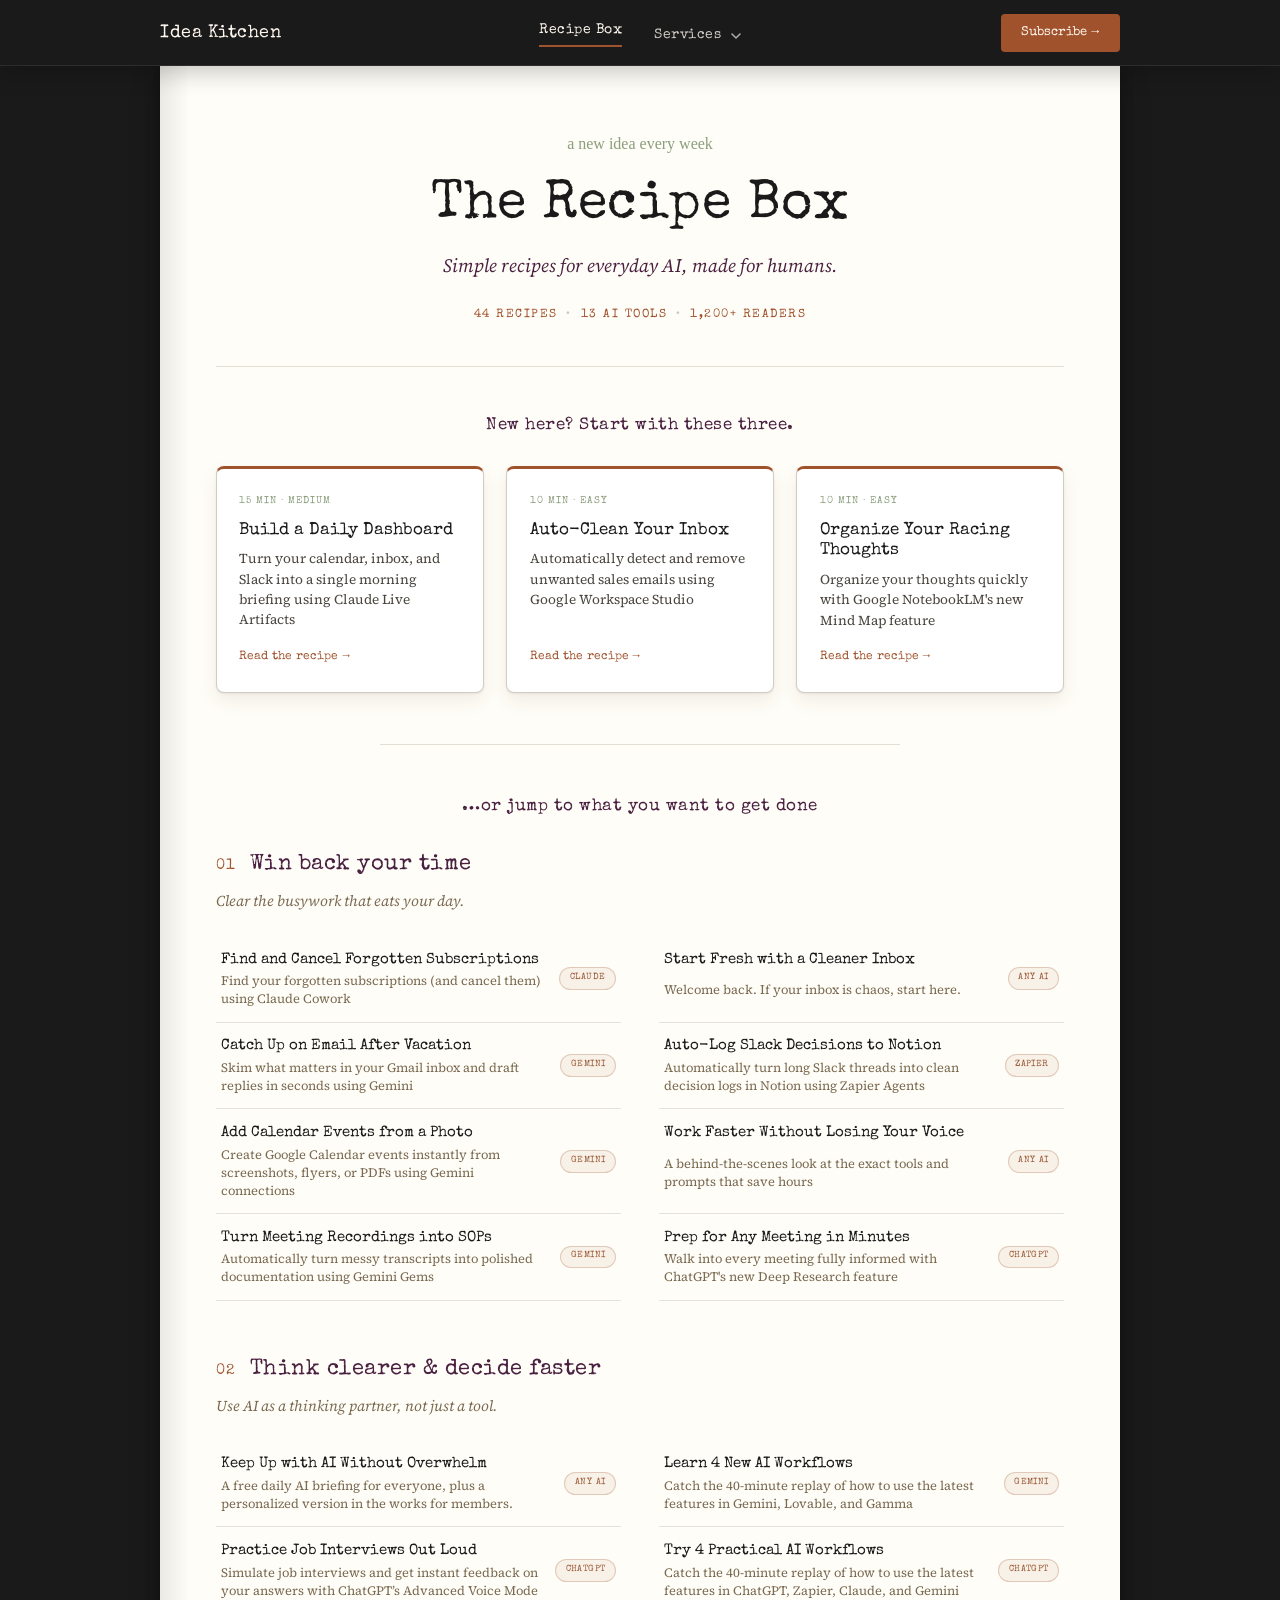
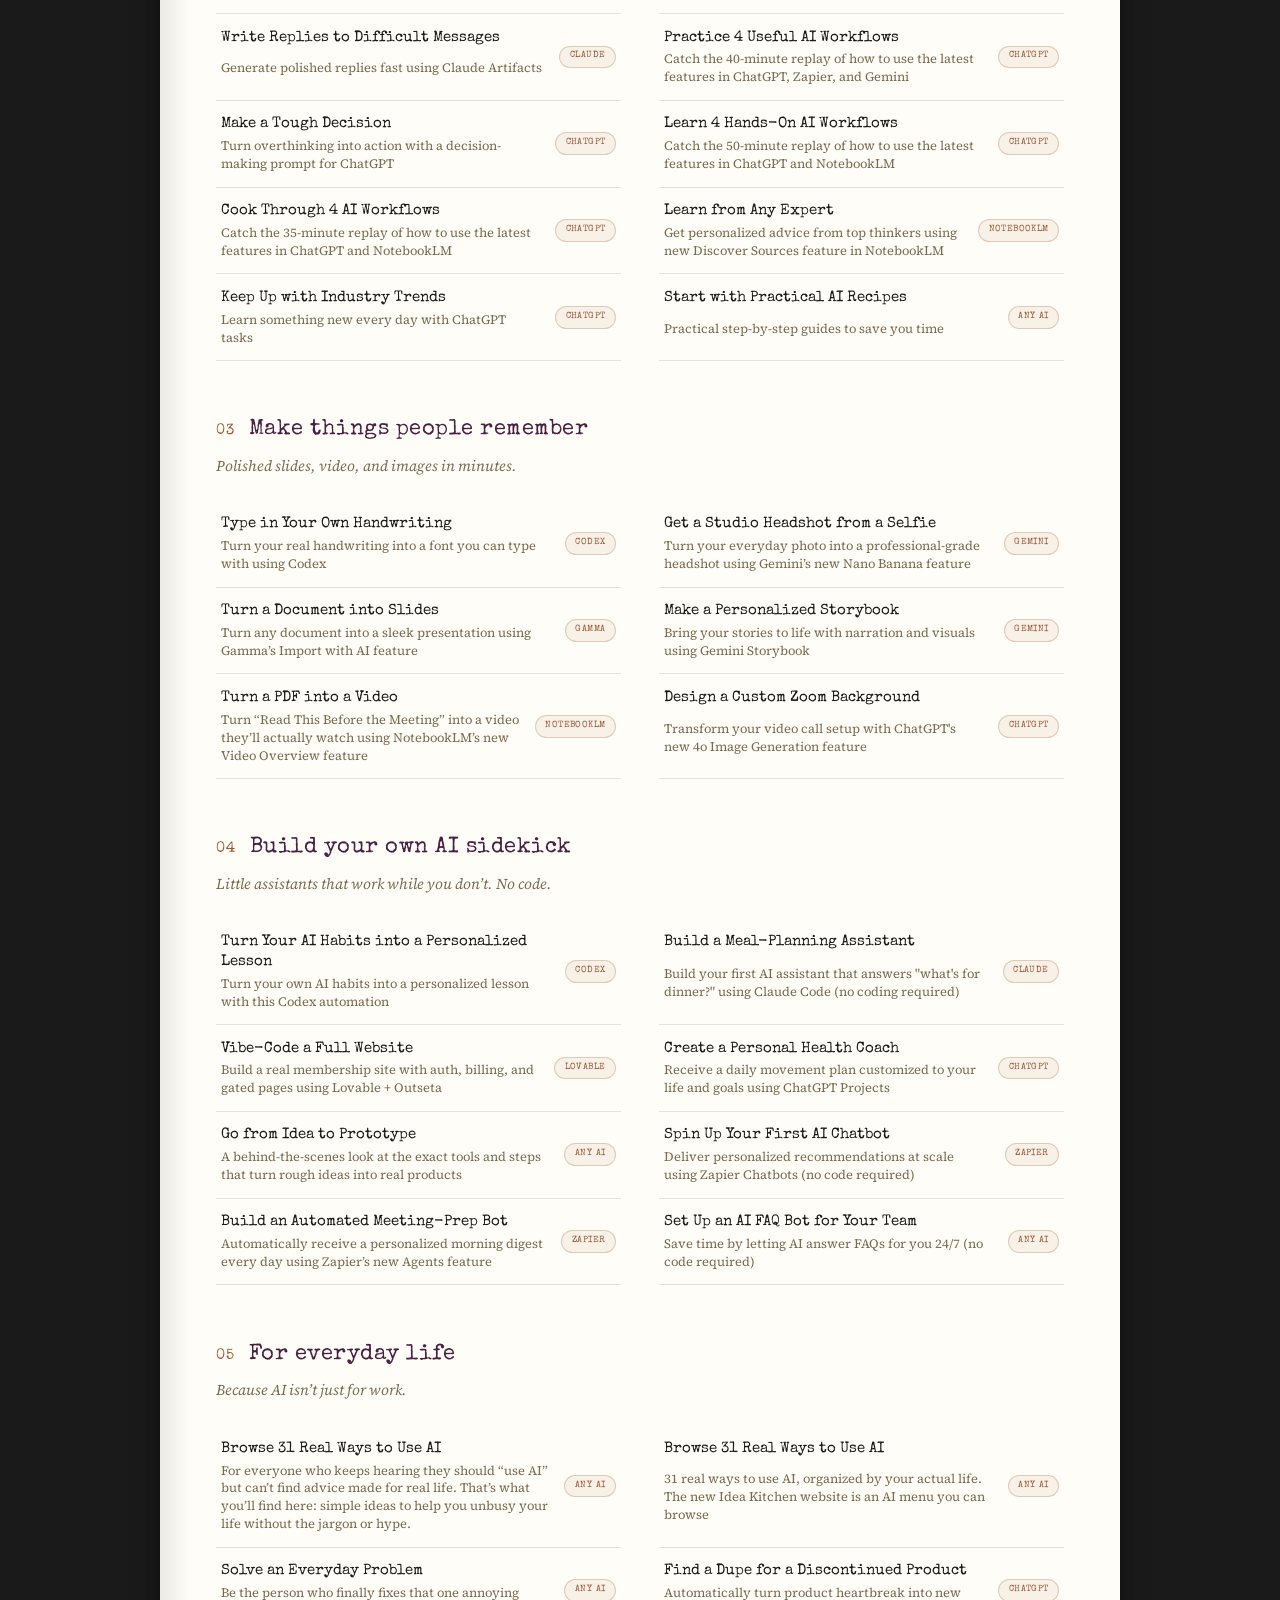
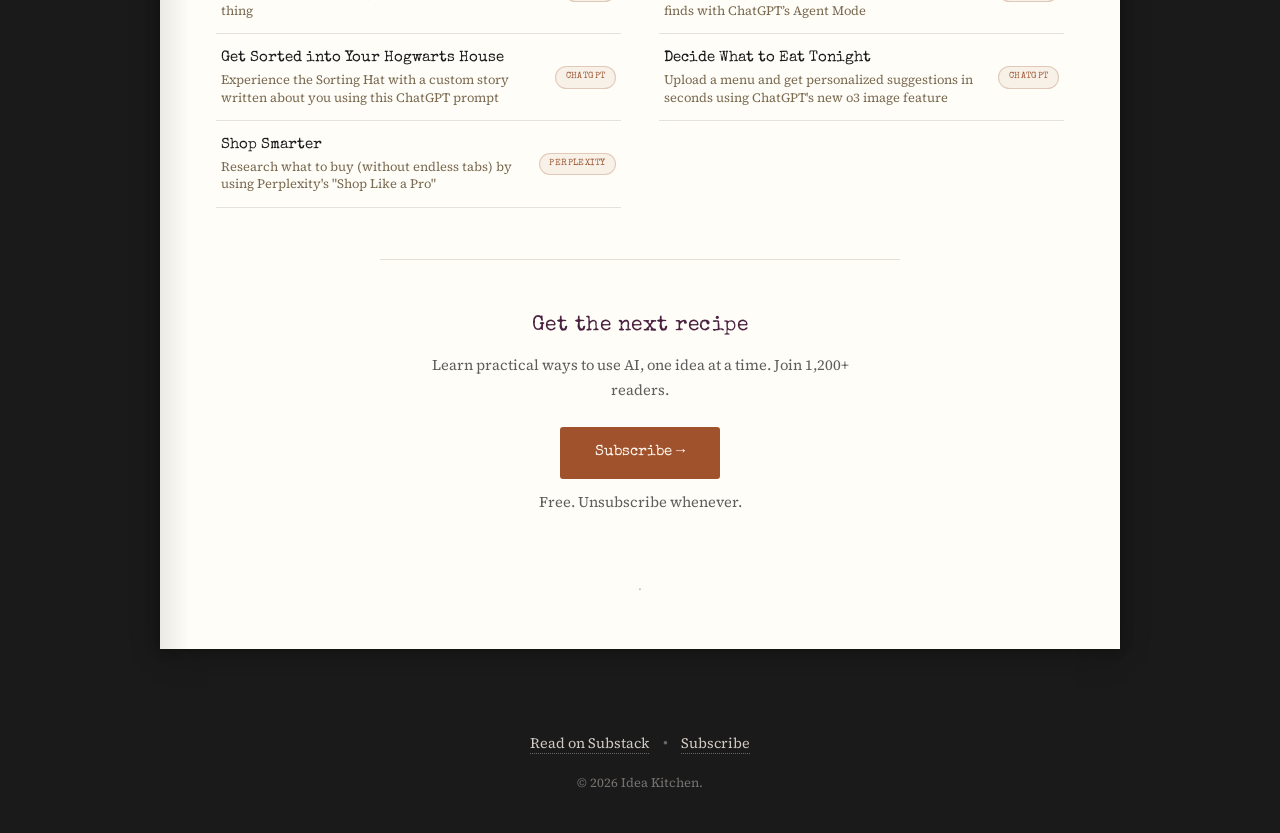
<file: recipes.html>
<!DOCTYPE html>
<html lang="en">
<head>
<meta charset="UTF-8">
<meta name="viewport" content="width=device-width, initial-scale=1.0">
<!-- Google tag (gtag.js) -->
<script async src="https://www.googletagmanager.com/gtag/js?id=G-W9K29L4FMQ"></script>
<script>
  window.dataLayer = window.dataLayer || [];
  function gtag(){dataLayer.push(arguments);}
  gtag('js', new Date());
  gtag('config', 'G-W9K29L4FMQ');
</script>
<title>The Recipe Box — Idea Kitchen</title>
<meta name="description" content="Browse all of Idea Kitchen's simple, no-jargon AI recipes for everyday life, organized by what you want to get done. Free, made for humans.">
<meta property="og:title" content="The Recipe Box - Idea Kitchen">
<meta property="og:description" content="Simple recipes for everyday AI, made for humans. Browse by what you want to get done.">
<meta property="og:type" content="website">
<meta property="og:url" content="https://ideakitchen.ai/recipes.html">
<meta property="og:image" content="https://ideakitchen.ai/social-preview.png?v=2">
<meta name="twitter:card" content="summary_large_image">
<meta name="twitter:title" content="The Recipe Box - Idea Kitchen">
<meta name="twitter:description" content="Simple recipes for everyday AI, made for humans.">
<meta name="twitter:image" content="https://ideakitchen.ai/social-preview.png?v=2">
<link rel="canonical" href="https://ideakitchen.ai/recipes.html">
<link rel="icon" href="favicon.svg" type="image/svg+xml">
<link rel="preconnect" href="https://fonts.googleapis.com">
<link rel="preconnect" href="https://fonts.gstatic.com" crossorigin>
<link href="https://fonts.googleapis.com/css2?family=Special+Elite&family=Homemade+Apple&family=Nanum+Pen+Script&family=Source+Serif+4:ital,opsz,wght@0,8..60,400;0,8..60,600;1,8..60,400&display=swap" rel="stylesheet">
<link rel="stylesheet" href="styles.css?v=17">
<script type="application/ld+json">
{
  "@context": "https://schema.org",
  "@graph": [
    {
      "@type": "Organization",
      "@id": "https://ideakitchen.ai/#organization",
      "name": "Idea Kitchen",
      "alternateName": "Idea Kitchen by Marissa Goldberg",
      "url": "https://ideakitchen.ai/",
      "description": "Simple recipes for everyday AI, made for humans.",
      "slogan": "Simple recipes for everyday AI, made for humans.",
      "logo": {
        "@type": "ImageObject",
        "url": "https://ideakitchen.ai/favicon.svg"
      },
      "image": "https://ideakitchen.ai/social-preview.png",
      "founder": {
        "@id": "https://ideakitchen.ai/#marissa"
      },
      "sameAs": [
        "https://ideakitchen.substack.com",
        "https://x.com/mar15sa"
      ]
    },
    {
      "@type": "Person",
      "@id": "https://ideakitchen.ai/#marissa",
      "name": "Marissa Goldberg",
      "jobTitle": "Founder",
      "worksFor": {
        "@id": "https://ideakitchen.ai/#organization"
      },
      "knowsAbout": [
        "Artificial intelligence",
        "AI tools",
        "Remote work",
        "Productivity"
      ],
      "sameAs": [
        "https://remoteworkprep.com",
        "https://x.com/mar15sa",
        "https://ideakitchen.substack.com"
      ]
    },
    {
      "@type": "WebSite",
      "@id": "https://ideakitchen.ai/#website",
      "url": "https://ideakitchen.ai/",
      "name": "Idea Kitchen",
      "description": "Simple recipes for everyday AI, made for humans.",
      "publisher": {
        "@id": "https://ideakitchen.ai/#organization"
      },
      "inLanguage": "en-US"
    },
    {
      "@type": "CollectionPage",
      "@id": "https://ideakitchen.ai/recipes.html",
      "url": "https://ideakitchen.ai/recipes.html",
      "name": "The Recipe Box — Idea Kitchen",
      "description": "Browse all AI recipes from Idea Kitchen, organized by what you want to get done.",
      "isPartOf": {
        "@id": "https://ideakitchen.ai/#website"
      },
      "about": {
        "@id": "https://ideakitchen.ai/#organization"
      },
      "mainEntity": {
        "@type": "ItemList",
        "name": "AI Recipes",
        "numberOfItems": 44,
        "itemListElement": [
          {
            "@type": "ListItem",
            "position": 1,
            "name": "How to Find Practical AI Use Cases for Your Everyday Life",
            "url": "https://ideakitchen.substack.com/p/not-sure-what-to-use-ai-for-start-e3e"
          },
          {
            "@type": "ListItem",
            "position": 2,
            "name": "How to Turn Your AI Habits into a Personalized Lesson with AI",
            "url": "https://ideakitchen.substack.com/p/codex-automation-get-better-at-ai"
          },
          {
            "@type": "ListItem",
            "position": 3,
            "name": "How to Find Practical AI Use Cases for Your Everyday Life",
            "url": "https://ideakitchen.substack.com/p/not-sure-what-to-use-ai-for-start"
          },
          {
            "@type": "ListItem",
            "position": 4,
            "name": "How to Turn Your Handwriting into a Font with AI",
            "url": "https://ideakitchen.substack.com/p/ai-recipe-type-in-your-own-handwriting"
          },
          {
            "@type": "ListItem",
            "position": 5,
            "name": "How to Use AI to Solve an Everyday Problem",
            "url": "https://ideakitchen.substack.com/p/ai-recipe-how-to-use-ai-for-good"
          },
          {
            "@type": "ListItem",
            "position": 6,
            "name": "How to Build a Daily AI Dashboard from Your Apps",
            "url": "https://ideakitchen.substack.com/p/ai-recipe-from-10-tabs-to-one-live"
          },
          {
            "@type": "ListItem",
            "position": 7,
            "name": "How to Keep Up with AI Without Feeling Overwhelmed",
            "url": "https://ideakitchen.substack.com/p/the-answer-to-how-do-i-keep-up-with-1c3"
          },
          {
            "@type": "ListItem",
            "position": 8,
            "name": "How to Automatically Clean Your Inbox with AI",
            "url": "https://ideakitchen.substack.com/p/ai-recipe-wake-up-to-a-clean-inbox"
          },
          {
            "@type": "ListItem",
            "position": 9,
            "name": "How to Find and Cancel Forgotten Subscriptions with AI",
            "url": "https://ideakitchen.substack.com/p/ai-recipe-stop-paying-for-stuff-you"
          },
          {
            "@type": "ListItem",
            "position": 10,
            "name": "How to Build an AI Meal-Planning Assistant (No Code)",
            "url": "https://ideakitchen.substack.com/p/ai-recipe-build-your-personal-meal"
          },
          {
            "@type": "ListItem",
            "position": 11,
            "name": "How to Start 2026 with a Cleaner Inbox Using AI",
            "url": "https://ideakitchen.substack.com/p/whats-new-for-2026"
          },
          {
            "@type": "ListItem",
            "position": 12,
            "name": "How to Catch Up on Email After Vacation with AI",
            "url": "https://ideakitchen.substack.com/p/ai-recipe-catch-up-after-vacation"
          },
          {
            "@type": "ListItem",
            "position": 13,
            "name": "How to Learn 4 New AI Workflows from Cooking with AI",
            "url": "https://ideakitchen.substack.com/p/cooking-with-ai-live-recording-learn-58b"
          },
          {
            "@type": "ListItem",
            "position": 14,
            "name": "How to Practice Job Interviews with AI",
            "url": "https://ideakitchen.substack.com/p/ai-recipe-prep-for-interviews-out"
          },
          {
            "@type": "ListItem",
            "position": 15,
            "name": "How to Find a Dupe for a Discontinued Product with AI",
            "url": "https://ideakitchen.substack.com/p/ai-recipe-find-the-perfect-dupe-for"
          },
          {
            "@type": "ListItem",
            "position": 16,
            "name": "How to Build a Website with AI (No Code)",
            "url": "https://ideakitchen.substack.com/p/how-to-vibe-code-a-full-website-with"
          },
          {
            "@type": "ListItem",
            "position": 17,
            "name": "How to Turn a Selfie into a Studio Headshot with AI",
            "url": "https://ideakitchen.substack.com/p/from-selfie-to-studio-headshot"
          },
          {
            "@type": "ListItem",
            "position": 18,
            "name": "How to Turn a Document into a Slide Deck with AI",
            "url": "https://ideakitchen.substack.com/p/ai-recipe-from-doc-to-slide-deck"
          },
          {
            "@type": "ListItem",
            "position": 19,
            "name": "How to Make a Personalized Storybook with AI",
            "url": "https://ideakitchen.substack.com/p/ai-recipe-personal-storybooks-made"
          },
          {
            "@type": "ListItem",
            "position": 20,
            "name": "How to Turn a PDF into a Video with AI",
            "url": "https://ideakitchen.substack.com/p/ai-recipe-from-pdf-to-video-in-under"
          },
          {
            "@type": "ListItem",
            "position": 21,
            "name": "How to Build a Personal AI Health Coach",
            "url": "https://ideakitchen.substack.com/p/ai-recipe-build-a-personal-health"
          },
          {
            "@type": "ListItem",
            "position": 22,
            "name": "How to Auto-Log Slack Decisions to Notion with AI",
            "url": "https://ideakitchen.substack.com/p/ai-recipe-log-team-decisions-from"
          },
          {
            "@type": "ListItem",
            "position": 23,
            "name": "How a Product Manager Uses AI to Go from Idea to Prototype",
            "url": "https://ideakitchen.substack.com/p/how-a-product-manager-uses-ai-to"
          },
          {
            "@type": "ListItem",
            "position": 24,
            "name": "How to Try 4 Practical AI Workflows from Cooking with AI",
            "url": "https://ideakitchen.substack.com/p/cooking-with-ai-live-recording-learn-1a4"
          },
          {
            "@type": "ListItem",
            "position": 25,
            "name": "How to Add Calendar Events from a Photo with AI",
            "url": "https://ideakitchen.substack.com/p/ai-recipe-quick-add-events-from-any"
          },
          {
            "@type": "ListItem",
            "position": 26,
            "name": "How to Write Replies to Difficult Messages with AI",
            "url": "https://ideakitchen.substack.com/p/ai-recipe-the-perfect-response-every"
          },
          {
            "@type": "ListItem",
            "position": 27,
            "name": "How to Practice 4 Useful AI Workflows from Cooking with AI",
            "url": "https://ideakitchen.substack.com/p/cooking-with-ai-live-recording-learn-d7b"
          },
          {
            "@type": "ListItem",
            "position": 28,
            "name": "How to Build Your First AI Chatbot (No Code)",
            "url": "https://ideakitchen.substack.com/p/ai-recipe-your-first-ai-chatbot-in"
          },
          {
            "@type": "ListItem",
            "position": 29,
            "name": "How to Make a Tough Decision with AI",
            "url": "https://ideakitchen.substack.com/p/ai-recipe-from-stuck-to-decided"
          },
          {
            "@type": "ListItem",
            "position": 30,
            "name": "How a Busy Marketer Uses AI to Work Faster Without Losing Authenticity",
            "url": "https://ideakitchen.substack.com/p/how-a-busy-marketer-uses-ai-to-work"
          },
          {
            "@type": "ListItem",
            "position": 31,
            "name": "How to Turn Meeting Recordings into SOPs with AI",
            "url": "https://ideakitchen.substack.com/p/ai-recipe-create-instant-sops-from"
          },
          {
            "@type": "ListItem",
            "position": 32,
            "name": "How to Learn 4 Hands-On AI Workflows from Cooking with AI",
            "url": "https://ideakitchen.substack.com/p/cooking-with-ai-live-recording-learn-a42"
          },
          {
            "@type": "ListItem",
            "position": 33,
            "name": "How to Build an Automated Meeting-Prep Bot with AI",
            "url": "https://ideakitchen.substack.com/p/ai-recipe-create-your-own-meeting"
          },
          {
            "@type": "ListItem",
            "position": 34,
            "name": "How to Find Your Hogwarts House with an AI Prompt",
            "url": "https://ideakitchen.substack.com/p/ai-recipe-discover-your-hogwarts"
          },
          {
            "@type": "ListItem",
            "position": 35,
            "name": "How to Decide What to Eat Tonight with AI",
            "url": "https://ideakitchen.substack.com/p/ai-recipe-instant-answers-for-what"
          },
          {
            "@type": "ListItem",
            "position": 36,
            "name": "How to Build an AI FAQ Bot for Your Team (No Code)",
            "url": "https://ideakitchen.substack.com/p/ai-recipe-your-first-ai-bot-assistant"
          },
          {
            "@type": "ListItem",
            "position": 37,
            "name": "How to Learn 4 Practical AI Workflows from Cooking with AI",
            "url": "https://ideakitchen.substack.com/p/cooking-with-ai-live-recording-learn"
          },
          {
            "@type": "ListItem",
            "position": 38,
            "name": "How to Learn from Any Expert with AI",
            "url": "https://ideakitchen.substack.com/p/ai-recipe-turn-experts-into-mentors"
          },
          {
            "@type": "ListItem",
            "position": 39,
            "name": "How to Shop Smarter with AI",
            "url": "https://ideakitchen.substack.com/p/ai-recipe-shop-smarter"
          },
          {
            "@type": "ListItem",
            "position": 40,
            "name": "How to Make a Custom Zoom Background with AI",
            "url": "https://ideakitchen.substack.com/p/ai-recipe-upgrade-your-zoom-background"
          },
          {
            "@type": "ListItem",
            "position": 41,
            "name": "How to Organize Your Thoughts with an AI Mind Map",
            "url": "https://ideakitchen.substack.com/p/ai-recipe-daily-mind-dump-for-mental"
          },
          {
            "@type": "ListItem",
            "position": 42,
            "name": "How to Prep for Any Meeting in Minutes with AI",
            "url": "https://ideakitchen.substack.com/p/ai-recipe-effortless-meeting-prep"
          },
          {
            "@type": "ListItem",
            "position": 43,
            "name": "How to Keep Up with Industry Trends Using AI",
            "url": "https://ideakitchen.substack.com/p/ai-recipe-learn-something-new-every"
          },
          {
            "@type": "ListItem",
            "position": 44,
            "name": "How to Start Using Practical AI Recipes to Save Time",
            "url": "https://ideakitchen.substack.com/p/welcome-to-idea-kitchen-your-ai-recipe"
          }
        ]
      }
    }
  ]
}
</script>
<style>
*{margin:0;padding:0;box-sizing:border-box;}
body{font-family:'Source Serif 4',Georgia,serif;background:#1A1A1A;color:#1A1A1A;line-height:1.7;-webkit-font-smoothing:antialiased;}
.book{max-width:960px;margin:0 auto 2rem;background:#FFFDF7;min-height:100vh;box-shadow:-4px 0 12px rgba(0,0,0,.15),4px 0 12px rgba(0,0,0,.08),0 8px 30px rgba(0,0,0,.2);position:relative;}
.book::before{content:'';position:absolute;top:0;bottom:0;left:0;width:30px;background:linear-gradient(90deg,rgba(0,0,0,.08),transparent);pointer-events:none;}
.book-inner{padding:4rem 3.5rem 3rem 3.5rem;}
@media(min-width:961px){.nav-inner{max-width:960px;padding-left:0;padding-right:0;}.nav-subscribe-wrap{justify-self:end;}}
.rb-hero{text-align:center;padding-bottom:2.6rem;border-bottom:1px solid rgba(138,130,110,.25);margin-bottom:2.8rem;}
.rb-kicker{font-family:'Homemade Apple',cursive;font-size:1rem;color:#8B9E7C;margin-bottom:1.3rem;}
.rb-title{font-family:'Special Elite',monospace;font-size:clamp(2.4rem,5vw,3.4rem);color:#1A1A1A;line-height:1.1;margin-bottom:.7rem;}
.rb-tagline{font-size:1.18rem;color:#4A2040;font-style:italic;margin-bottom:1.5rem;}
.rb-stats{font-family:'Special Elite',monospace;font-size:.74rem;letter-spacing:1.5px;text-transform:uppercase;color:#8B9E7C;}
.rb-stats b{color:#A0522D;font-weight:normal;}.rb-stats span{margin:0 .55rem;opacity:.5;}
.rb-section{margin-bottom:3.2rem;}
.rb-sec-head{display:flex;align-items:baseline;gap:.85rem;margin-bottom:.25rem;}
.rb-sec-num{font-family:'Special Elite',monospace;font-size:.95rem;color:#A0522D;letter-spacing:1px;}
.rb-sec-title{font-family:'Special Elite',monospace;font-size:1.35rem;color:#4A2040;}
.rb-sec-note{font-size:.94rem;color:#7A6A52;font-style:italic;margin-bottom:1.4rem;}
.rb-lead{font-family:'Special Elite',monospace;font-size:1.05rem;letter-spacing:.5px;color:#4A2040;text-align:center;margin:0 auto 1.6rem;}
.rb-featured{display:grid;grid-template-columns:repeat(3,1fr);gap:1.4rem;}
.feat{display:flex;flex-direction:column;background:#FFFFFF;border:1px solid rgba(138,130,110,.4);border-top:3px solid #A0522D;border-radius:8px;padding:1.5rem 1.4rem;text-decoration:none;box-shadow:0 1px 2px rgba(75,55,30,.08),0 8px 18px rgba(75,55,30,.08);transition:transform .2s ease,box-shadow .2s ease;}
.feat:hover{transform:translateY(-3px);box-shadow:0 3px 6px rgba(75,55,30,.12),0 14px 28px rgba(75,55,30,.14);}
.feat-tag{font-family:'Special Elite',monospace;font-size:.62rem;letter-spacing:1px;text-transform:uppercase;color:#8B9E7C;margin-bottom:.65rem;}
.feat-title{font-family:'Special Elite',monospace;font-size:1.04rem;color:#1A1A1A;line-height:1.25;margin-bottom:.5rem;}
.feat-sub{font-size:.85rem;color:#4A453E;line-height:1.5;margin-bottom:1rem;flex:1;}
.feat-read{font-family:'Special Elite',monospace;font-size:.76rem;color:#A0522D;}
.feat:hover .feat-read{text-decoration:underline;text-underline-offset:2px;}
.rb-list{display:grid;grid-template-columns:1fr 1fr;gap:0 2.4rem;}
.rcp{display:grid;grid-template-columns:1fr auto;align-items:baseline;column-gap:1rem;row-gap:.2rem;padding:.85rem .3rem;border-bottom:1px solid rgba(138,130,110,.22);text-decoration:none;transition:background .15s ease;}
.rcp:hover{background:rgba(160,82,45,.05);}
.rcp-title{grid-column:1;font-family:'Special Elite',monospace;font-size:.94rem;color:#1A1A1A;line-height:1.3;transition:color .15s;}
.rcp:hover .rcp-title{color:#A0522D;}
.rcp-tool{grid-column:2;grid-row:1 / span 2;align-self:center;font-family:'Special Elite',monospace;font-size:.55rem;letter-spacing:.4px;text-transform:uppercase;color:#9C5A38;background:rgba(160,82,45,.07);border:1px solid rgba(160,82,45,.25);border-radius:999px;padding:.18rem .6rem;white-space:nowrap;}
.rcp-sub{grid-column:1;font-size:.8rem;color:#7A6A52;line-height:1.4;}
.rb-rule{max-width:520px;border:none;border-top:1px solid rgba(138,130,110,.25);margin:2.6rem auto 3rem;}
.subscribe-section{max-width:420px;margin:0 auto;text-align:center;padding-top:0;}
.subscribe-section h2{font-family:'Special Elite',monospace;font-size:1.3rem;color:#4A2040;margin-bottom:.6rem;}
.subscribe-section p{font-size:.92rem;opacity:.7;margin-bottom:1.5rem;}
.sub-note{font-size:.75rem;opacity:.45;margin-bottom:0;}
.page-num{text-align:center;font-family:'Source Serif 4',Georgia,serif;font-size:.8rem;color:#1A1A1A;opacity:.3;padding-top:2.5rem;}
@media(max-width:860px){.book-inner{padding:2.5rem 1.6rem 2rem 1.9rem;}.rb-featured{grid-template-columns:1fr;}.rb-list{grid-template-columns:1fr;}}
</style>
</head>
<body>

<nav class="site-nav">
  <div class="nav-inner">
    <a href="./" class="nav-brand"><div class="nav-brand-text"><span class="nav-name">Idea Kitchen</span><span class="nav-tagline">AI recipes for busy professionals</span></div></a>
    <nav class="nav-links" id="primary-nav">
      <a href="recipes.html" class="nav-link active">Recipe Box</a>
      <div class="nav-dropdown">
        <a href="services.html" class="nav-link nav-dropdown-trigger" aria-haspopup="true" aria-expanded="false">Services <svg class="nav-caret" aria-hidden="true" viewBox="0 0 10 6" width="10" height="6"><path d="M1 1l4 4 4-4" fill="none" stroke="currentColor" stroke-width="1.6" stroke-linecap="round" stroke-linejoin="round"/></svg></a>
        <div class="nav-menu">
          <a href="services.html" class="nav-menu-link">Work with us</a>
          <a href="pipit.html" class="nav-menu-link">Pipit</a>
        </div>
      </div>
    </nav>
    <button class="nav-toggle" aria-label="Menu" aria-expanded="false" aria-controls="primary-nav"><span></span><span></span><span></span></button>
    <div class="nav-subscribe-wrap"><a href="https://ideakitchen.substack.com/subscribe" class="nav-subscribe" target="_blank" rel="noopener">Subscribe →</a></div>
  </div>
</nav>

<div class="book">
  <div class="book-inner">

    <header class="rb-hero">
      <p class="rb-kicker">a new idea every week</p>
      <h1 class="rb-title">The Recipe Box</h1>
      <p class="rb-tagline">Simple recipes for everyday AI, made for humans.</p>
      <p class="rb-stats"><b>44 recipes</b><span>•</span><b>13 AI tools</b><span>•</span><b>1,200+ readers</b></p>
    </header>

    <section class="rb-section">
      <p class="rb-lead">New here? Start with these three.</p>
      <div class="rb-featured">
        <a class="feat" href="https://ideakitchen.substack.com/p/ai-recipe-from-10-tabs-to-one-live" target="_blank" rel="noopener">
          <span class="feat-tag">15 min · medium</span>
          <span class="feat-title">Build a Daily Dashboard</span>
          <span class="feat-sub">Turn your calendar, inbox, and Slack into a single morning briefing using Claude Live Artifacts</span>
          <span class="feat-read">Read the recipe →</span>
        </a>
        <a class="feat" href="https://ideakitchen.substack.com/p/ai-recipe-wake-up-to-a-clean-inbox" target="_blank" rel="noopener">
          <span class="feat-tag">10 min · easy</span>
          <span class="feat-title">Auto-Clean Your Inbox</span>
          <span class="feat-sub">Automatically detect and remove unwanted sales emails using Google Workspace Studio</span>
          <span class="feat-read">Read the recipe →</span>
        </a>
        <a class="feat" href="https://ideakitchen.substack.com/p/ai-recipe-daily-mind-dump-for-mental" target="_blank" rel="noopener">
          <span class="feat-tag">10 min · easy</span>
          <span class="feat-title">Organize Your Racing Thoughts</span>
          <span class="feat-sub">Organize your thoughts quickly with Google NotebookLM&#39;s new Mind Map feature</span>
          <span class="feat-read">Read the recipe →</span>
        </a>
      </div>
    </section>

    <hr class="rb-rule">

    <p class="rb-lead">…or jump to what you want to get done</p>

      <section class="rb-section">
        <div class="rb-sec-head"><span class="rb-sec-num">01</span><h2 class="rb-sec-title">Win back your time</h2></div>
        <p class="rb-sec-note">Clear the busywork that eats your day.</p>
        <div class="rb-list">
          <a class="rcp" href="https://ideakitchen.substack.com/p/ai-recipe-stop-paying-for-stuff-you" target="_blank" rel="noopener">
            <span class="rcp-title">Find and Cancel Forgotten Subscriptions</span>
            <span class="rcp-tool">Claude</span>
            <span class="rcp-sub">Find your forgotten subscriptions (and cancel them) using Claude Cowork</span>
          </a>
          <a class="rcp" href="https://ideakitchen.substack.com/p/whats-new-for-2026" target="_blank" rel="noopener">
            <span class="rcp-title">Start Fresh with a Cleaner Inbox</span>
            <span class="rcp-tool">Any AI</span>
            <span class="rcp-sub">Welcome back. If your inbox is chaos, start here.</span>
          </a>
          <a class="rcp" href="https://ideakitchen.substack.com/p/ai-recipe-catch-up-after-vacation" target="_blank" rel="noopener">
            <span class="rcp-title">Catch Up on Email After Vacation</span>
            <span class="rcp-tool">Gemini</span>
            <span class="rcp-sub">Skim what matters in your Gmail inbox and draft replies in seconds using Gemini</span>
          </a>
          <a class="rcp" href="https://ideakitchen.substack.com/p/ai-recipe-log-team-decisions-from" target="_blank" rel="noopener">
            <span class="rcp-title">Auto-Log Slack Decisions to Notion</span>
            <span class="rcp-tool">Zapier</span>
            <span class="rcp-sub">Automatically turn long Slack threads into clean decision logs in Notion using Zapier Agents</span>
          </a>
          <a class="rcp" href="https://ideakitchen.substack.com/p/ai-recipe-quick-add-events-from-any" target="_blank" rel="noopener">
            <span class="rcp-title">Add Calendar Events from a Photo</span>
            <span class="rcp-tool">Gemini</span>
            <span class="rcp-sub">Create Google Calendar events instantly from screenshots, flyers, or PDFs using Gemini connections</span>
          </a>
          <a class="rcp" href="https://ideakitchen.substack.com/p/how-a-busy-marketer-uses-ai-to-work" target="_blank" rel="noopener">
            <span class="rcp-title">Work Faster Without Losing Your Voice</span>
            <span class="rcp-tool">Any AI</span>
            <span class="rcp-sub">A behind-the-scenes look at the exact tools and prompts that save hours</span>
          </a>
          <a class="rcp" href="https://ideakitchen.substack.com/p/ai-recipe-create-instant-sops-from" target="_blank" rel="noopener">
            <span class="rcp-title">Turn Meeting Recordings into SOPs</span>
            <span class="rcp-tool">Gemini</span>
            <span class="rcp-sub">Automatically turn messy transcripts into polished documentation using Gemini Gems</span>
          </a>
          <a class="rcp" href="https://ideakitchen.substack.com/p/ai-recipe-effortless-meeting-prep" target="_blank" rel="noopener">
            <span class="rcp-title">Prep for Any Meeting in Minutes</span>
            <span class="rcp-tool">ChatGPT</span>
            <span class="rcp-sub">Walk into every meeting fully informed with ChatGPT&#39;s new Deep Research feature</span>
          </a>
        </div>
      </section>

      <section class="rb-section">
        <div class="rb-sec-head"><span class="rb-sec-num">02</span><h2 class="rb-sec-title">Think clearer & decide faster</h2></div>
        <p class="rb-sec-note">Use AI as a thinking partner, not just a tool.</p>
        <div class="rb-list">
          <a class="rcp" href="https://ideakitchen.substack.com/p/the-answer-to-how-do-i-keep-up-with-1c3" target="_blank" rel="noopener">
            <span class="rcp-title">Keep Up with AI Without Overwhelm</span>
            <span class="rcp-tool">Any AI</span>
            <span class="rcp-sub">A free daily AI briefing for everyone, plus a personalized version in the works for members.</span>
          </a>
          <a class="rcp" href="https://ideakitchen.substack.com/p/cooking-with-ai-live-recording-learn-58b" target="_blank" rel="noopener">
            <span class="rcp-title">Learn 4 New AI Workflows</span>
            <span class="rcp-tool">Gemini</span>
            <span class="rcp-sub">Catch the 40-minute replay of how to use the latest features in Gemini, Lovable, and Gamma</span>
          </a>
          <a class="rcp" href="https://ideakitchen.substack.com/p/ai-recipe-prep-for-interviews-out" target="_blank" rel="noopener">
            <span class="rcp-title">Practice Job Interviews Out Loud</span>
            <span class="rcp-tool">ChatGPT</span>
            <span class="rcp-sub">Simulate job interviews and get instant feedback on your answers with ChatGPT’s Advanced Voice Mode</span>
          </a>
          <a class="rcp" href="https://ideakitchen.substack.com/p/cooking-with-ai-live-recording-learn-1a4" target="_blank" rel="noopener">
            <span class="rcp-title">Try 4 Practical AI Workflows</span>
            <span class="rcp-tool">ChatGPT</span>
            <span class="rcp-sub">Catch the 40-minute replay of how to use the latest features in ChatGPT, Zapier, Claude, and Gemini</span>
          </a>
          <a class="rcp" href="https://ideakitchen.substack.com/p/ai-recipe-the-perfect-response-every" target="_blank" rel="noopener">
            <span class="rcp-title">Write Replies to Difficult Messages</span>
            <span class="rcp-tool">Claude</span>
            <span class="rcp-sub">Generate polished replies fast using Claude Artifacts</span>
          </a>
          <a class="rcp" href="https://ideakitchen.substack.com/p/cooking-with-ai-live-recording-learn-d7b" target="_blank" rel="noopener">
            <span class="rcp-title">Practice 4 Useful AI Workflows</span>
            <span class="rcp-tool">ChatGPT</span>
            <span class="rcp-sub">Catch the 40-minute replay of how to use the latest features in ChatGPT, Zapier, and Gemini</span>
          </a>
          <a class="rcp" href="https://ideakitchen.substack.com/p/ai-recipe-from-stuck-to-decided" target="_blank" rel="noopener">
            <span class="rcp-title">Make a Tough Decision</span>
            <span class="rcp-tool">ChatGPT</span>
            <span class="rcp-sub">Turn overthinking into action with a decision-making prompt for ChatGPT</span>
          </a>
          <a class="rcp" href="https://ideakitchen.substack.com/p/cooking-with-ai-live-recording-learn-a42" target="_blank" rel="noopener">
            <span class="rcp-title">Learn 4 Hands-On AI Workflows</span>
            <span class="rcp-tool">ChatGPT</span>
            <span class="rcp-sub">Catch the 50-minute replay of how to use the latest features in ChatGPT and NotebookLM</span>
          </a>
          <a class="rcp" href="https://ideakitchen.substack.com/p/cooking-with-ai-live-recording-learn" target="_blank" rel="noopener">
            <span class="rcp-title">Cook Through 4 AI Workflows</span>
            <span class="rcp-tool">ChatGPT</span>
            <span class="rcp-sub">Catch the 35-minute replay of how to use the latest features in ChatGPT and NotebookLM</span>
          </a>
          <a class="rcp" href="https://ideakitchen.substack.com/p/ai-recipe-turn-experts-into-mentors" target="_blank" rel="noopener">
            <span class="rcp-title">Learn from Any Expert</span>
            <span class="rcp-tool">NotebookLM</span>
            <span class="rcp-sub">Get personalized advice from top thinkers using new Discover Sources feature in NotebookLM</span>
          </a>
          <a class="rcp" href="https://ideakitchen.substack.com/p/ai-recipe-learn-something-new-every" target="_blank" rel="noopener">
            <span class="rcp-title">Keep Up with Industry Trends</span>
            <span class="rcp-tool">ChatGPT</span>
            <span class="rcp-sub">Learn something new every day with ChatGPT tasks</span>
          </a>
          <a class="rcp" href="https://ideakitchen.substack.com/p/welcome-to-idea-kitchen-your-ai-recipe" target="_blank" rel="noopener">
            <span class="rcp-title">Start with Practical AI Recipes</span>
            <span class="rcp-tool">Any AI</span>
            <span class="rcp-sub">Practical step-by-step guides to save you time</span>
          </a>
        </div>
      </section>

      <section class="rb-section">
        <div class="rb-sec-head"><span class="rb-sec-num">03</span><h2 class="rb-sec-title">Make things people remember</h2></div>
        <p class="rb-sec-note">Polished slides, video, and images in minutes.</p>
        <div class="rb-list">
          <a class="rcp" href="https://ideakitchen.substack.com/p/ai-recipe-type-in-your-own-handwriting" target="_blank" rel="noopener">
            <span class="rcp-title">Type in Your Own Handwriting</span>
            <span class="rcp-tool">Codex</span>
            <span class="rcp-sub">Turn your real handwriting into a font you can type with using Codex</span>
          </a>
          <a class="rcp" href="https://ideakitchen.substack.com/p/from-selfie-to-studio-headshot" target="_blank" rel="noopener">
            <span class="rcp-title">Get a Studio Headshot from a Selfie</span>
            <span class="rcp-tool">Gemini</span>
            <span class="rcp-sub">Turn your everyday photo into a professional-grade headshot using Gemini’s new Nano Banana feature</span>
          </a>
          <a class="rcp" href="https://ideakitchen.substack.com/p/ai-recipe-from-doc-to-slide-deck" target="_blank" rel="noopener">
            <span class="rcp-title">Turn a Document into Slides</span>
            <span class="rcp-tool">Gamma</span>
            <span class="rcp-sub">Turn any document into a sleek presentation using Gamma’s Import with AI feature</span>
          </a>
          <a class="rcp" href="https://ideakitchen.substack.com/p/ai-recipe-personal-storybooks-made" target="_blank" rel="noopener">
            <span class="rcp-title">Make a Personalized Storybook</span>
            <span class="rcp-tool">Gemini</span>
            <span class="rcp-sub">Bring your stories to life with narration and visuals using Gemini Storybook</span>
          </a>
          <a class="rcp" href="https://ideakitchen.substack.com/p/ai-recipe-from-pdf-to-video-in-under" target="_blank" rel="noopener">
            <span class="rcp-title">Turn a PDF into a Video</span>
            <span class="rcp-tool">NotebookLM</span>
            <span class="rcp-sub">Turn “Read This Before the Meeting” into a video they’ll actually watch using NotebookLM’s new Video Overview feature</span>
          </a>
          <a class="rcp" href="https://ideakitchen.substack.com/p/ai-recipe-upgrade-your-zoom-background" target="_blank" rel="noopener">
            <span class="rcp-title">Design a Custom Zoom Background</span>
            <span class="rcp-tool">ChatGPT</span>
            <span class="rcp-sub">Transform your video call setup with ChatGPT&#39;s new 4o Image Generation feature</span>
          </a>
        </div>
      </section>

      <section class="rb-section">
        <div class="rb-sec-head"><span class="rb-sec-num">04</span><h2 class="rb-sec-title">Build your own AI sidekick</h2></div>
        <p class="rb-sec-note">Little assistants that work while you don’t. No code.</p>
        <div class="rb-list">
          <a class="rcp" href="https://ideakitchen.substack.com/p/codex-automation-get-better-at-ai" target="_blank" rel="noopener">
            <span class="rcp-title">Turn Your AI Habits into a Personalized Lesson</span>
            <span class="rcp-tool">Codex</span>
            <span class="rcp-sub">Turn your own AI habits into a personalized lesson with this Codex automation</span>
          </a>
          <a class="rcp" href="https://ideakitchen.substack.com/p/ai-recipe-build-your-personal-meal" target="_blank" rel="noopener">
            <span class="rcp-title">Build a Meal-Planning Assistant</span>
            <span class="rcp-tool">Claude</span>
            <span class="rcp-sub">Build your first AI assistant that answers &quot;what&#39;s for dinner?&quot; using Claude Code (no coding required)</span>
          </a>
          <a class="rcp" href="https://ideakitchen.substack.com/p/how-to-vibe-code-a-full-website-with" target="_blank" rel="noopener">
            <span class="rcp-title">Vibe-Code a Full Website</span>
            <span class="rcp-tool">Lovable</span>
            <span class="rcp-sub">Build a real membership site with auth, billing, and gated pages using Lovable + Outseta</span>
          </a>
          <a class="rcp" href="https://ideakitchen.substack.com/p/ai-recipe-build-a-personal-health" target="_blank" rel="noopener">
            <span class="rcp-title">Create a Personal Health Coach</span>
            <span class="rcp-tool">ChatGPT</span>
            <span class="rcp-sub">Receive a daily movement plan customized to your life and goals using ChatGPT Projects</span>
          </a>
          <a class="rcp" href="https://ideakitchen.substack.com/p/how-a-product-manager-uses-ai-to" target="_blank" rel="noopener">
            <span class="rcp-title">Go from Idea to Prototype</span>
            <span class="rcp-tool">Any AI</span>
            <span class="rcp-sub">A behind-the-scenes look at the exact tools and steps that turn rough ideas into real products</span>
          </a>
          <a class="rcp" href="https://ideakitchen.substack.com/p/ai-recipe-your-first-ai-chatbot-in" target="_blank" rel="noopener">
            <span class="rcp-title">Spin Up Your First AI Chatbot</span>
            <span class="rcp-tool">Zapier</span>
            <span class="rcp-sub">Deliver personalized recommendations at scale using Zapier Chatbots (no code required)</span>
          </a>
          <a class="rcp" href="https://ideakitchen.substack.com/p/ai-recipe-create-your-own-meeting" target="_blank" rel="noopener">
            <span class="rcp-title">Build an Automated Meeting-Prep Bot</span>
            <span class="rcp-tool">Zapier</span>
            <span class="rcp-sub">Automatically receive a personalized morning digest every day using Zapier’s new Agents feature</span>
          </a>
          <a class="rcp" href="https://ideakitchen.substack.com/p/ai-recipe-your-first-ai-bot-assistant" target="_blank" rel="noopener">
            <span class="rcp-title">Set Up an AI FAQ Bot for Your Team</span>
            <span class="rcp-tool">Any AI</span>
            <span class="rcp-sub">Save time by letting AI answer FAQs for you 24/7 (no code required)</span>
          </a>
        </div>
      </section>

      <section class="rb-section">
        <div class="rb-sec-head"><span class="rb-sec-num">05</span><h2 class="rb-sec-title">For everyday life</h2></div>
        <p class="rb-sec-note">Because AI isn’t just for work.</p>
        <div class="rb-list">
          <a class="rcp" href="https://ideakitchen.substack.com/p/not-sure-what-to-use-ai-for-start-e3e" target="_blank" rel="noopener">
            <span class="rcp-title">Browse 31 Real Ways to Use AI</span>
            <span class="rcp-tool">Any AI</span>
            <span class="rcp-sub">For everyone who keeps hearing they should “use AI” but can’t find advice made for real life. That’s what you’ll find here: simple ideas to help you unbusy your life without the jargon or hype.</span>
          </a>
          <a class="rcp" href="https://ideakitchen.substack.com/p/not-sure-what-to-use-ai-for-start" target="_blank" rel="noopener">
            <span class="rcp-title">Browse 31 Real Ways to Use AI</span>
            <span class="rcp-tool">Any AI</span>
            <span class="rcp-sub">31 real ways to use AI, organized by your actual life. The new Idea Kitchen website is an AI menu you can browse</span>
          </a>
          <a class="rcp" href="https://ideakitchen.substack.com/p/ai-recipe-how-to-use-ai-for-good" target="_blank" rel="noopener">
            <span class="rcp-title">Solve an Everyday Problem</span>
            <span class="rcp-tool">Any AI</span>
            <span class="rcp-sub">Be the person who finally fixes that one annoying thing</span>
          </a>
          <a class="rcp" href="https://ideakitchen.substack.com/p/ai-recipe-find-the-perfect-dupe-for" target="_blank" rel="noopener">
            <span class="rcp-title">Find a Dupe for a Discontinued Product</span>
            <span class="rcp-tool">ChatGPT</span>
            <span class="rcp-sub">Automatically turn product heartbreak into new finds with ChatGPT’s Agent Mode</span>
          </a>
          <a class="rcp" href="https://ideakitchen.substack.com/p/ai-recipe-discover-your-hogwarts" target="_blank" rel="noopener">
            <span class="rcp-title">Get Sorted into Your Hogwarts House</span>
            <span class="rcp-tool">ChatGPT</span>
            <span class="rcp-sub">Experience the Sorting Hat with a custom story written about you using this ChatGPT prompt</span>
          </a>
          <a class="rcp" href="https://ideakitchen.substack.com/p/ai-recipe-instant-answers-for-what" target="_blank" rel="noopener">
            <span class="rcp-title">Decide What to Eat Tonight</span>
            <span class="rcp-tool">ChatGPT</span>
            <span class="rcp-sub">Upload a menu and get personalized suggestions in seconds using ChatGPT&#39;s new o3 image feature</span>
          </a>
          <a class="rcp" href="https://ideakitchen.substack.com/p/ai-recipe-shop-smarter" target="_blank" rel="noopener">
            <span class="rcp-title">Shop Smarter</span>
            <span class="rcp-tool">Perplexity</span>
            <span class="rcp-sub">Research what to buy (without endless tabs) by using Perplexity&#39;s &quot;Shop Like a Pro&quot;</span>
          </a>
        </div>
      </section>

    <hr class="rb-rule">

    <div class="subscribe-section">
      <h2>Get the next recipe</h2>
      <p>Learn practical ways to use AI, one idea at a time. Join 1,200+ readers.</p>
      <a href="https://ideakitchen.substack.com/subscribe" target="_blank" rel="noopener" style="display:inline-block;font-family:'Special Elite',monospace;font-size:.95rem;padding:.8rem 2.2rem;background:#A0522D;color:#FFF8F0;text-decoration:none;border-radius:3px;margin-bottom:.7rem;">Subscribe →</a>
      <p class="sub-note">Free. Unsubscribe whenever.</p>
    </div>

    <p class="page-num">·</p>

  </div>
</div>

<footer class="footer landing-footer">
  <div class="container">
    <div class="scribble-divider">* * *</div>
    <div class="footer-content">
      <nav class="footer-nav">
        <a href="https://ideakitchen.substack.com" target="_blank" rel="noopener">Read on Substack</a>
        <span>•</span>
        <a href="https://ideakitchen.substack.com/subscribe" target="_blank" rel="noopener">Subscribe</a>
      </nav>
      <p class="copyright">© 2026 Idea Kitchen.</p>
    </div>
  </div>
</footer>
<script src="nav.js?v=2"></script>
</body>
</html>
</file>
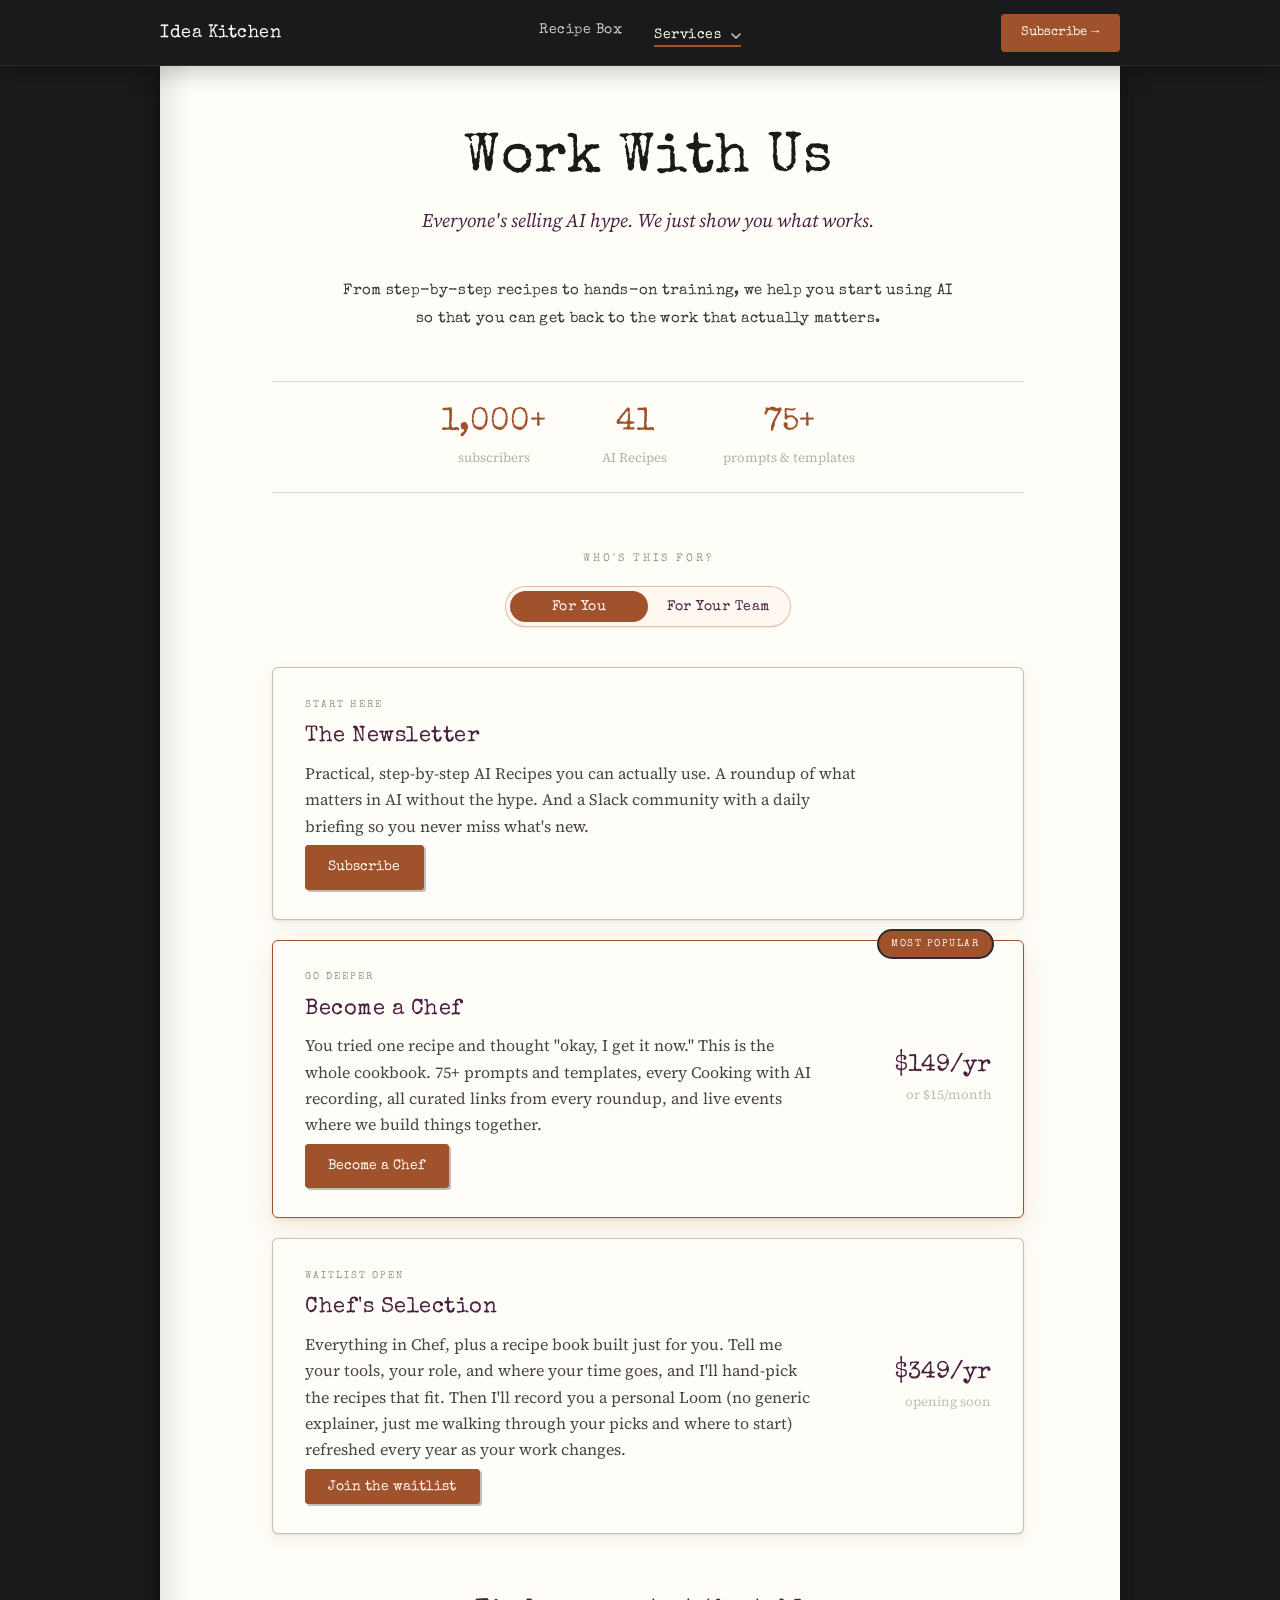
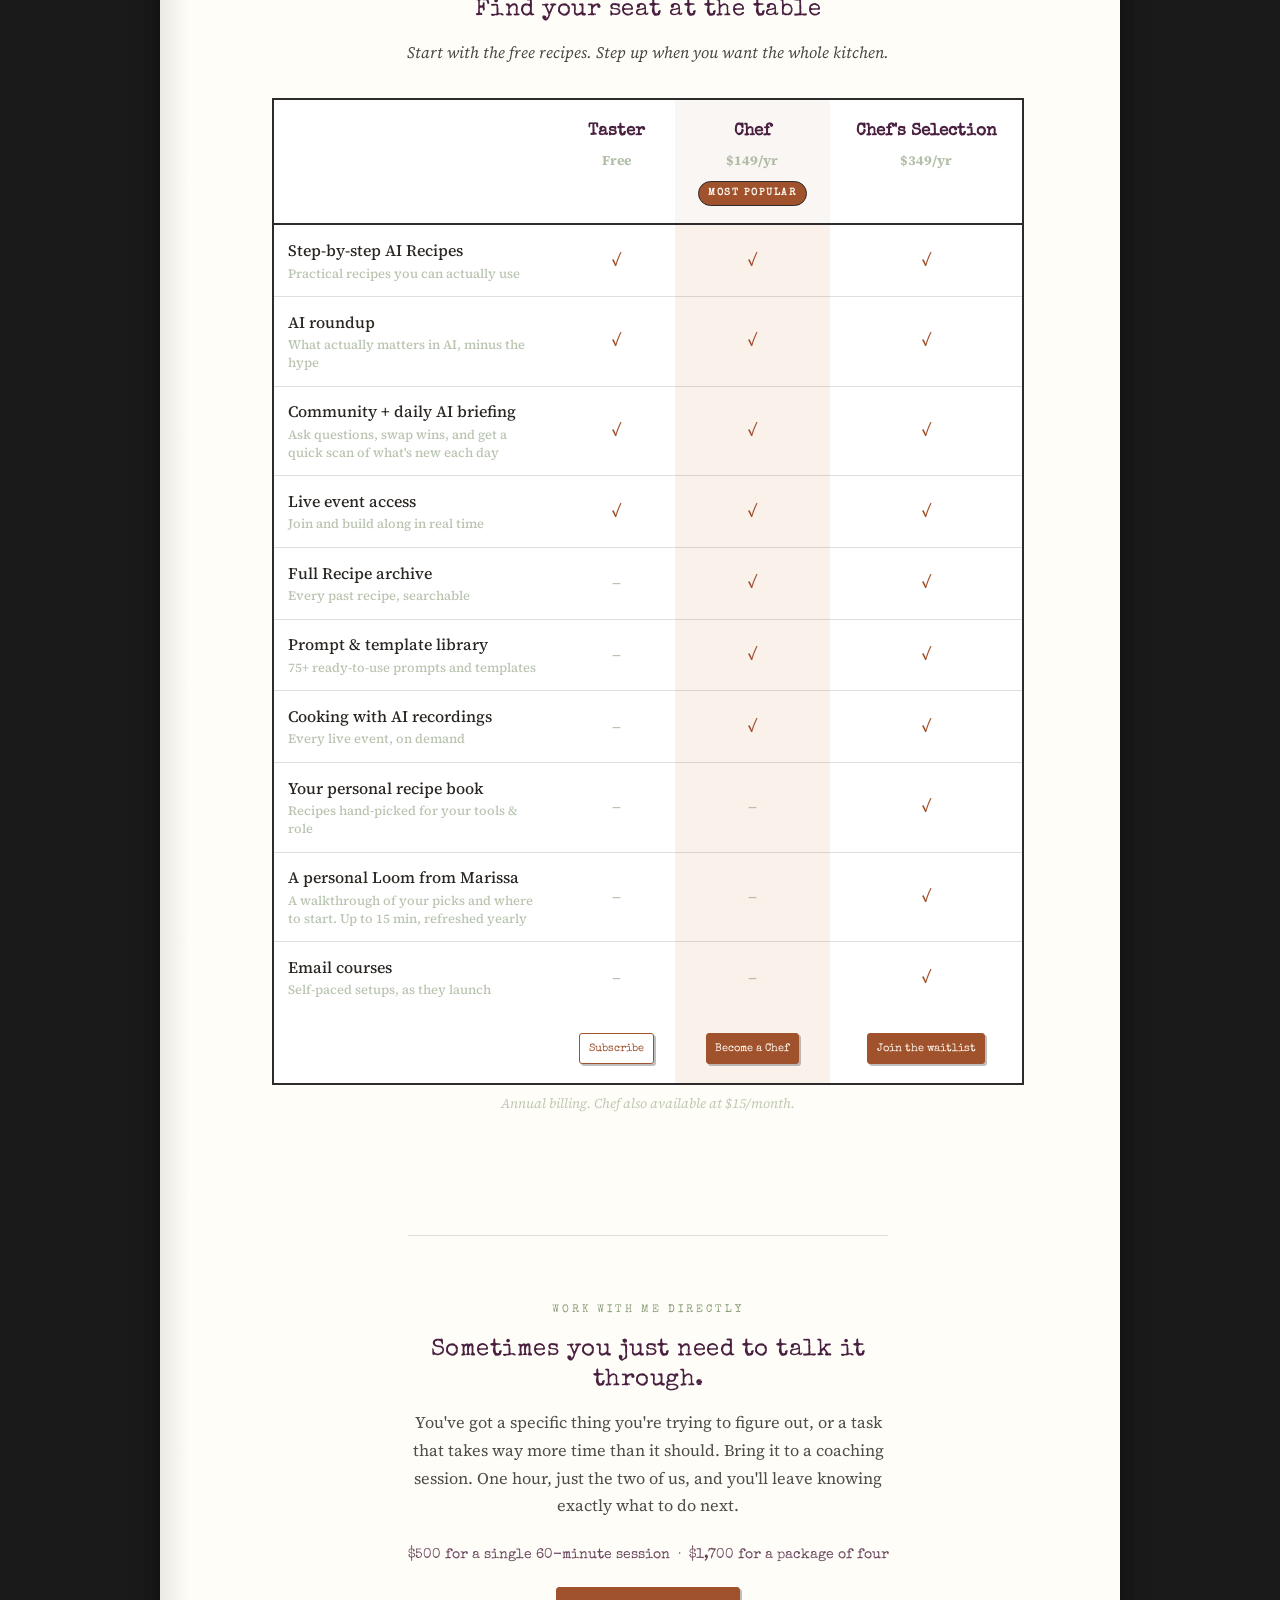
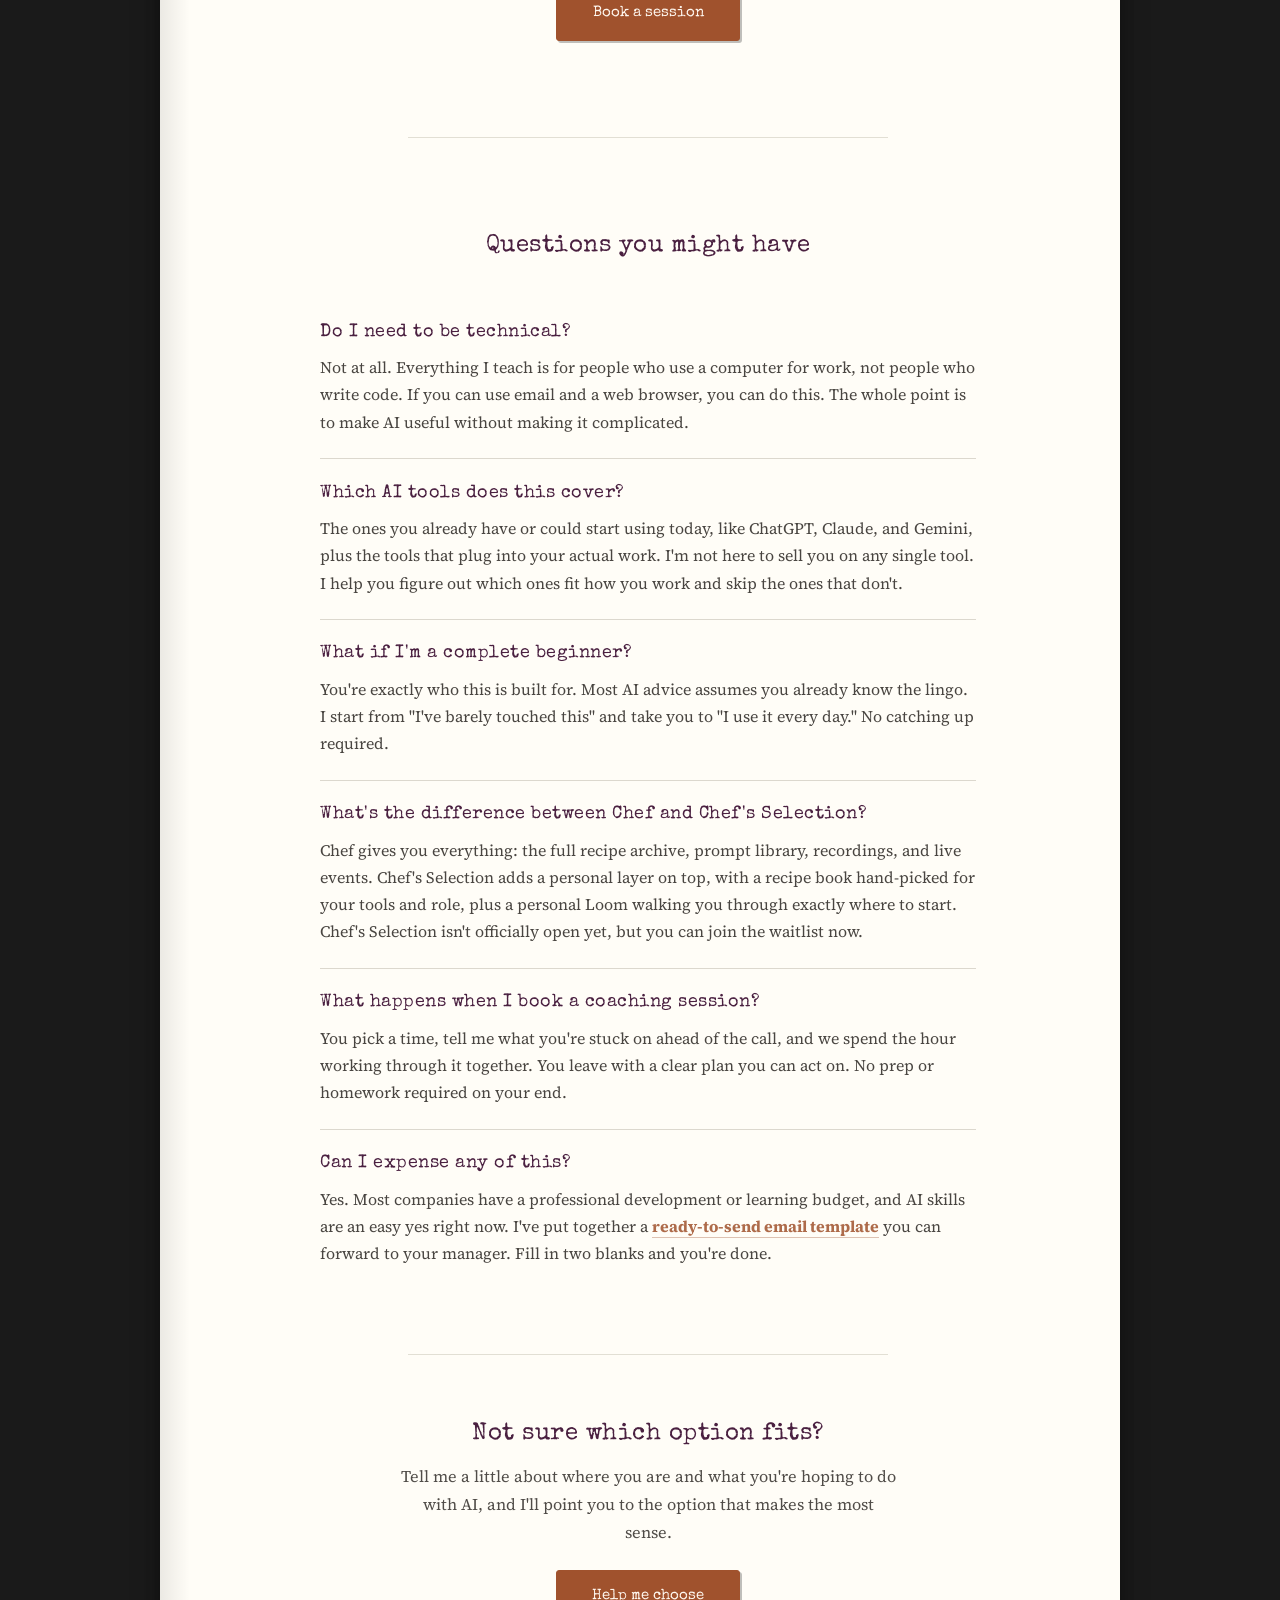
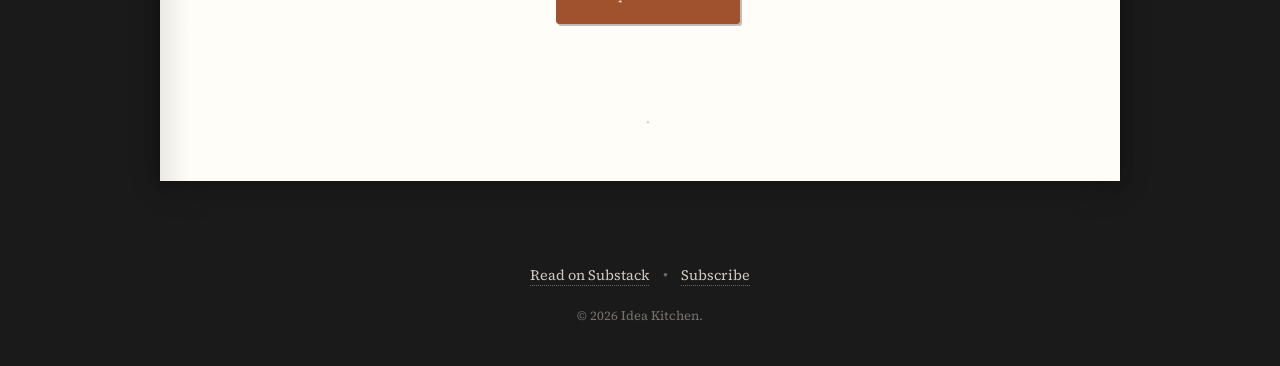
<file: services.html>
<!DOCTYPE html>
<html lang="en">
<head>
<meta charset="UTF-8">
<meta name="viewport" content="width=device-width, initial-scale=1.0">
<script src="analytics.js"></script>
<title>Work With Us — Idea Kitchen</title>
<meta name="description" content="Everyone's selling AI hype. We just show you what works. From step-by-step recipes to hands-on team training, start using AI to get back to the work that matters.">
<meta name="author" content="Marissa Goldberg">
<meta property="og:title" content="Work With Us - Idea Kitchen">
<meta property="og:description" content="From step-by-step AI recipes to hands-on team training, Idea Kitchen helps you use AI in the work you already do.">
<meta property="og:type" content="website">
<meta property="og:url" content="https://ideakitchen.ai/services.html">
<meta property="og:image" content="https://ideakitchen.ai/social-preview.png?v=2">
<meta name="twitter:card" content="summary_large_image">
<meta name="twitter:title" content="Work With Us - Idea Kitchen">
<meta name="twitter:description" content="Practical AI help for everyday work, life, and teams.">
<meta name="twitter:image" content="https://ideakitchen.ai/social-preview.png?v=2">
<link rel="canonical" href="https://ideakitchen.ai/services.html">
<link rel="icon" href="favicon.svg" type="image/svg+xml">
<link rel="preconnect" href="https://fonts.googleapis.com">
<link rel="preconnect" href="https://fonts.gstatic.com" crossorigin>
<link href="https://fonts.googleapis.com/css2?family=Special+Elite&family=Homemade+Apple&family=Nanum+Pen+Script&family=Source+Serif+4:ital,opsz,wght@0,8..60,400;0,8..60,600;1,8..60,400&display=swap" rel="stylesheet">
<link rel="stylesheet" href="styles.css?v=17">
<style>
/* ===== Book design system (cloned verbatim from the home page) ===== */
*{margin:0;padding:0;box-sizing:border-box;}
body{
  font-family:'Source Serif 4',Georgia,serif;
  background:#1A1A1A;
  color:#1A1A1A;
  line-height:1.7;
  -webkit-font-smoothing:antialiased;
}
.book{
  max-width:860px;margin:2rem auto;background:#FFFDF7;min-height:100vh;
  box-shadow:-4px 0 12px rgba(0,0,0,.15),4px 0 12px rgba(0,0,0,.08),0 8px 30px rgba(0,0,0,.2);
  position:relative;
}
.book::before{content:'';position:absolute;top:0;bottom:0;left:0;width:30px;background:linear-gradient(90deg,rgba(0,0,0,.08),transparent);pointer-events:none;}
.book-inner{padding:4rem 4rem 3rem 5rem;}

.title-section{text-align:center;padding-bottom:0;margin-bottom:2.5rem;}
.title-kicker{font-family:'Special Elite',monospace;font-size:.7rem;letter-spacing:3px;text-transform:uppercase;color:#8B9E7C;margin-bottom:1.5rem;}
.title-name{font-family:'Special Elite',monospace;font-size:clamp(2.5rem,5vw,3.5rem);color:#1A1A1A;line-height:1.1;margin-bottom:.8rem;}
.title-tagline{font-size:1.2rem;color:#4A2040;font-style:italic;}
.title-rule{width:40px;border-top:1px solid rgba(138,130,110,.4);margin:1.5rem auto 0;}
.section-rule{max-width:480px;border-top:1px solid rgba(138,130,110,.25);margin:3rem auto;}

/* ===== About content, in the book's voice ===== */
.bk-section{max-width:620px;margin:0 auto;}
.bk-head{font-family:'Special Elite',monospace;font-size:1.3rem;color:#4A2040;letter-spacing:.5px;text-align:center;margin-bottom:1.3rem;}
.bk-prose p{font-size:1.05rem;line-height:1.85;margin-bottom:1.15rem;color:#2A2622;}
.bk-prose p:last-child{margin-bottom:0;}
.bk-prose strong{color:#4A2040;font-weight:600;}
.bk-prose em{color:#4A2040;}
.bk-prose a{color:#A0522D;text-decoration:none;border-bottom:1px solid rgba(160,82,45,.4);transition:border-color .2s;}
.bk-prose a:hover{border-bottom-color:#A0522D;}
.bk-pullquote{font-family:'Source Serif 4',Georgia,serif;font-style:italic;font-size:1.4rem;line-height:1.5;color:#4A2040;text-align:center;max-width:520px;margin:1.8rem auto 0;}
.bk-list{list-style:none;max-width:560px;margin:.3rem auto 0;}
.bk-list li{position:relative;padding:.55rem 0 .55rem 1.4rem;font-size:1.02rem;line-height:1.6;color:#2A2622;border-bottom:1px dotted rgba(138,130,110,.35);}
.bk-list li:last-child{border-bottom:none;}
.bk-list li::before{content:'';position:absolute;left:.2rem;top:1.1rem;width:5px;height:5px;border-radius:50%;background:#8B9E7C;}
.bk-list strong{color:#4A2040;font-weight:600;}
.bk-sign{font-family:'Nanum Pen Script',cursive;font-size:1.5rem;color:#A0522D;text-align:right;max-width:620px;margin:1.3rem auto 0;}

/* Subscribe / CTA (cloned from home) */
.subscribe-section{max-width:460px;margin:0 auto;text-align:center;}
.subscribe-section h2{font-family:'Special Elite',monospace;font-size:1.3rem;color:#4A2040;margin-bottom:.6rem;}
.subscribe-section p{font-size:.95rem;opacity:.7;margin-bottom:1.5rem;}
.bk-cta-btn{display:inline-block;font-family:'Special Elite',monospace;font-size:.95rem;padding:.8rem 2.2rem;background:#A0522D;color:#FFF8F0;text-decoration:none;border-radius:3px;}
.bk-cta-btn:hover{background:#8A4424;}
.bk-cta-secondary{display:inline-block;font-family:'Special Elite',monospace;font-size:.82rem;color:#4A2040;text-decoration:none;margin-top:1rem;opacity:.75;}
.bk-cta-secondary:hover{opacity:1;}
.page-num{text-align:center;font-family:'Source Serif 4',Georgia,serif;font-size:.8rem;color:#1A1A1A;opacity:.3;padding-top:2.5rem;}

/* ============================================================= */
/* ===== Services-specific elements (cohesive book styling) ===== */
/* ============================================================= */

/* Widen the book so the comparison table breathes */
.book{max-width:960px;margin:0 auto 2rem;}

/* Lead line — like the home dedication */
.svc-lead{
  font-family:'Special Elite','Courier New',monospace;
  font-size:.95rem;line-height:1.85;letter-spacing:.3px;text-align:center;
  max-width:620px;margin:0 auto 3rem;color:#2A2622;
}

/* Credibility stat strip */
.cred-strip{margin:0 auto 3.5rem;}
.cred-inner{
  display:flex;justify-content:center;flex-wrap:wrap;
  gap:1.25rem 3.5rem;max-width:760px;margin:0 auto;
  padding:1.6rem 1.5rem;
  border-top:1px solid rgba(138,130,110,.3);
  border-bottom:1px solid rgba(138,130,110,.3);
}
.cred-stat{text-align:center;}
.cred-num{font-family:'Special Elite',monospace;font-size:2rem;line-height:1.05;color:#A0522D;margin-bottom:.45rem;}
.cred-label{font-family:'Source Serif 4',Georgia,serif;font-size:.82rem;line-height:1.4;color:#8B9E7C;}

/* Tab label + segmented toggle */
.tab-label{
  font-family:'Special Elite',monospace;font-size:.7rem;letter-spacing:3px;
  text-transform:uppercase;color:#8B9E7C;text-align:center;margin-bottom:1.1rem;
}
.tab-row{display:flex;justify-content:center;margin-bottom:2.5rem;}
.tab-switch{
  display:inline-flex;border:1px solid rgba(160,82,45,.35);border-radius:999px;
  padding:4px;background:#FFF8F0;
  box-shadow:0 1px 2px rgba(75,55,30,.08);
}
.tab-btn{
  flex:1;min-width:8.5rem;text-align:center;white-space:nowrap;
  font-family:'Special Elite',monospace;font-size:.88rem;
  padding:.55rem 1.2rem;border:none;background:transparent;color:#4A2040;
  cursor:pointer;border-radius:999px;transition:background .2s,color .2s;
}
.tab-btn:hover{color:#A0522D;}
.tab-btn.active,.tab-btn.active:hover{background:#A0522D;color:#FFF8F0;}
.tab-btn + .tab-btn{border-left:none;}  /* override styles.css black divider between toggle buttons */

/* Tab panels — preserve switching semantics */
.tab-panel{display:none;}
.tab-panel.active{display:block;}

/* Offerings — full-width "menu" rows: description on the left, price on the
   right (the current page's layout), with cohesive soft styling. */
.offerings{display:flex;flex-direction:column;gap:1.25rem;margin-bottom:3.5rem;}
.offering-card{
  position:relative;display:grid;grid-template-columns:1fr auto;gap:1.75rem;align-items:center;
  background:#FFFDF7;border:1px solid rgba(138,130,110,.5);border-radius:6px;
  padding:1.8rem 2rem;
  box-shadow:0 1px 2px rgba(75,55,30,.1),0 6px 16px rgba(75,55,30,.07);
  transition:box-shadow .2s ease,transform .2s ease;
}
.offering-card:hover{transform:translateY(-2px);box-shadow:0 2px 4px rgba(75,55,30,.1),0 12px 26px rgba(75,55,30,.12);}
.offering-card.featured{border:1.5px solid #A0522D;box-shadow:0 2px 4px rgba(160,82,45,.12),0 10px 24px rgba(160,82,45,.12);}
.offering-card > div:first-child{min-width:0;}
.featured-label{
  position:absolute;top:-.7rem;left:auto;right:1.8rem;
  font-family:'Special Elite',monospace;font-size:.62rem;letter-spacing:1.5px;
  text-transform:uppercase;background:#A0522D;color:#FFF8F0;
  padding:.28rem .8rem;border-radius:999px;white-space:nowrap;
}
.offering-tag{
  font-family:'Special Elite',monospace;font-size:.65rem;letter-spacing:2px;
  text-transform:uppercase;color:#8B9E7C;margin-bottom:.6rem;
}
.offering-card h3{
  font-family:'Special Elite',monospace;font-size:1.35rem;color:#4A2040;
  line-height:1.2;margin-bottom:.6rem;
}
.offering-card .desc{
  font-family:'Source Serif 4',Georgia,serif;font-size:1rem;line-height:1.65;
  color:#2A2622;margin-bottom:0;
}
.includes{list-style:none;margin:1rem 0 0;}
.includes li{
  position:relative;padding:.3rem 0 .3rem 1.3rem;
  font-family:'Source Serif 4',Georgia,serif;font-size:.92rem;line-height:1.5;color:#2A2622;
}
.includes li::before{
  content:'';position:absolute;left:.15rem;top:.8rem;
  width:5px;height:5px;border-radius:50%;background:#8B9E7C;
}
.offering-meta{text-align:right;min-width:150px;}
.price{font-family:'Special Elite',monospace;font-size:1.5rem;color:#4A2040;line-height:1.15;}
.price-note{font-family:'Source Serif 4',Georgia,serif;font-size:.82rem;color:#8B9E7C;margin-top:.15rem;}
.price-or{font-family:'Special Elite',monospace;font-size:.78rem;color:#8B9E7C;text-transform:uppercase;letter-spacing:2px;margin:.5rem 0 .35rem;}

/* Service buttons */
.svc-btn{
  display:inline-block;font-family:'Special Elite',monospace;font-size:.95rem;
  padding:.8rem 2.2rem;background:#A0522D;color:#FFF8F0;text-decoration:none;
  border:1px solid #A0522D;border-radius:3px;cursor:pointer;transition:background .2s,border-color .2s;
}
.svc-btn:hover{background:#8A4424;border-color:#8A4424;}
.svc-btn-sm{padding:.6rem 1.4rem;font-size:.85rem;margin-top:.4rem;}
.svc-btn-ghost{background:transparent;color:#A0522D;border:1px solid #A0522D;}
.svc-btn-ghost:hover{background:rgba(160,82,45,.08);color:#8A4424;}

/* Comparison table */
.compare-wrap{margin-bottom:1.5rem;}
.compare-header{text-align:center;margin-bottom:2rem;}
.compare-header h2{font-family:'Special Elite',monospace;font-size:1.5rem;color:#4A2040;margin-bottom:.5rem;}
.compare-header p{font-family:'Source Serif 4',Georgia,serif;font-size:1rem;color:#2A2622;opacity:.85;max-width:540px;margin:0 auto;}
.table-scroll{overflow-x:auto;-webkit-overflow-scrolling:touch;}
.compare{
  width:100%;border-collapse:collapse;min-width:640px;
  font-family:'Source Serif 4',Georgia,serif;
}
.compare th,.compare td{
  padding:1rem 1.1rem;text-align:center;vertical-align:middle;
  border-bottom:1px solid rgba(138,130,110,.3);
}
.compare thead th{vertical-align:top;border-bottom:1px solid rgba(138,130,110,.4);}
.compare .feature-col,.compare .feature-name{text-align:left;}
.compare .tier-name{font-family:'Special Elite',monospace;font-size:1.05rem;color:#4A2040;}
.compare .tier-price{font-family:'Source Serif 4',Georgia,serif;font-size:.85rem;color:#8B9E7C;margin-top:.2rem;}
.compare .tier-badge{
  display:inline-block;margin-top:.5rem;font-family:'Special Elite',monospace;
  font-size:.6rem;letter-spacing:1.5px;text-transform:uppercase;
  background:#A0522D;color:#FFF8F0;padding:.22rem .6rem;border-radius:999px;
}
.compare .tier-featured,.compare .featured-col{background:rgba(160,82,45,.05);}
.compare .feature-name{
  font-family:'Source Serif 4',Georgia,serif;font-size:1rem;color:#2A2622;line-height:1.4;
}
.compare .feature-name .sub{display:block;font-size:.8rem;color:#8B9E7C;margin-top:.2rem;line-height:1.4;}
.compare .check{color:#A0522D;font-size:1.1rem;font-weight:600;}
.compare .dash{color:#8B9E7C;opacity:.6;font-size:1.1rem;}
.compare tfoot td{border-bottom:none;padding-top:1.3rem;}
.compare-note{text-align:center;font-family:'Source Serif 4',Georgia,serif;font-size:.85rem;color:#8B9E7C;margin-top:.4rem;}

/* Decision guide */
.guide{margin-bottom:1rem;}
.guide-header{text-align:center;margin-bottom:2rem;}
.guide-header h2{font-family:'Special Elite',monospace;font-size:1.5rem;color:#4A2040;margin-bottom:.5rem;}
.guide-header p{font-family:'Source Serif 4',Georgia,serif;font-size:1rem;color:#2A2622;opacity:.85;}
.guide-list{
  max-width:720px;margin:0 auto;
  background:#FFFDF7;border:1px solid rgba(138,130,110,.5);border-radius:6px;
  box-shadow:0 1px 2px rgba(75,55,30,.1),0 6px 16px rgba(75,55,30,.07);overflow:hidden;
}
.guide-row{
  display:flex;justify-content:space-between;align-items:center;gap:1.5rem;
  padding:1.1rem 1.8rem;border-bottom:1px solid rgba(138,130,110,.3);
}
.guide-row:last-child{border-bottom:none;}
.guide-if{font-family:'Source Serif 4',Georgia,serif;font-size:1.02rem;color:#2A2622;line-height:1.5;}
.guide-if .lead{color:#4A2040;font-weight:600;margin-right:.35rem;}
.guide-pick{
  font-family:'Special Elite',monospace;font-size:1rem;color:#A0522D;
  white-space:nowrap;text-align:right;flex-shrink:0;
}

/* FAQ */
.faq{max-width:720px;margin:0 auto;}
.faq h2{font-family:'Special Elite',monospace;font-size:1.5rem;color:#4A2040;text-align:center;margin-bottom:2rem;}
.faq-item{padding:1.4rem 0;border-bottom:1px solid rgba(138,130,110,.3);}
.faq-item:last-child{border-bottom:none;}
.faq-item h3{font-family:'Special Elite',monospace;font-size:1.15rem;color:#4A2040;margin-bottom:.6rem;line-height:1.3;}
.faq-item p{font-family:'Source Serif 4',Georgia,serif;font-size:1rem;line-height:1.7;color:#2A2622;}
.faq-item a{color:#A0522D;text-decoration:none;border-bottom:1px solid rgba(160,82,45,.4);transition:border-color .2s;}
.faq-item a:hover{border-bottom-color:#A0522D;}

/* Centered CTA blocks (like home subscribe-section) */
.svc-cta{max-width:560px;margin:0 auto;text-align:center;}
.svc-cta .eyebrow{
  font-family:'Special Elite',monospace;font-size:.7rem;letter-spacing:3px;
  text-transform:uppercase;color:#8B9E7C;margin-bottom:1rem;
}
.svc-cta h2{font-family:'Special Elite',monospace;font-size:1.5rem;color:#4A2040;line-height:1.25;margin-bottom:.9rem;}
.svc-cta p{font-family:'Source Serif 4',Georgia,serif;font-size:1.02rem;line-height:1.7;color:#2A2622;margin-bottom:1.5rem;}
.svc-cta .svc-price-line{font-family:'Special Elite',monospace;font-size:.85rem;color:#4A2040;}

/* ===== Waitlist Modal ===== */
body.modal-open{overflow:hidden;}
.waitlist-modal{position:fixed;inset:0;z-index:1000;display:flex;align-items:center;justify-content:center;padding:1.5rem;}
.waitlist-modal[hidden]{display:none;}
.waitlist-modal-backdrop{position:absolute;inset:0;background:rgba(26,26,26,.66);}
.waitlist-modal-panel{
  position:relative;z-index:1;width:100%;max-width:520px;max-height:90vh;overflow-y:auto;
  background:#FFFDF7;border-radius:8px;padding:2.4rem 2.2rem 2rem;
  box-shadow:0 1px 2px rgba(75,55,30,.1),0 18px 50px rgba(0,0,0,.35);
}
.waitlist-modal-close{
  position:absolute;top:.8rem;right:1rem;background:transparent;border:none;
  font-size:1.8rem;line-height:1;color:#4A2040;cursor:pointer;opacity:.6;transition:opacity .2s;
}
.waitlist-modal-close:hover{opacity:1;}
.waitlist-modal-panel .offering-tag{text-align:left;}
.waitlist-modal-panel h2{font-family:'Special Elite',monospace;font-size:1.4rem;color:#4A2040;margin-bottom:.6rem;line-height:1.25;}
.waitlist-modal-panel p{font-family:'Source Serif 4',Georgia,serif;font-size:1rem;line-height:1.6;color:#2A2622;margin-bottom:1.2rem;}
.waitlist-modal-frame{width:100%;height:420px;border:1px solid rgba(138,130,110,.3);border-radius:6px;background:#fff;}
.waitlist-modal-fallback{font-size:.85rem;margin-top:1rem;margin-bottom:0;}
.waitlist-modal-fallback a{color:#A0522D;text-decoration:none;border-bottom:1px solid rgba(160,82,45,.4);}
.waitlist-modal-fallback a:hover{border-bottom-color:#A0522D;}

@media(max-width:600px){
  .book-inner{padding:2.5rem 1.5rem 2rem 1.8rem;}
  .cred-inner{flex-direction:column;gap:1.6rem;}
  .offering-card{grid-template-columns:1fr;gap:1rem;}
  .offering-meta{text-align:left;min-width:0;}
  .tab-btn{padding:.55rem 1.1rem;font-size:.82rem;}
  .guide-row{flex-direction:column;align-items:flex-start;gap:.4rem;}
  .guide-pick{text-align:left;}
  .waitlist-modal-panel{padding:2rem 1.4rem 1.6rem;}
}
/* keep the comparison-table footer buttons on one line */
.compare tfoot .svc-btn{font-size:.68rem;padding:.5rem .55rem;white-space:nowrap;line-height:1.2;}
</style>
<script type="application/ld+json">
{
  "@context": "https://schema.org",
  "@graph": [
    {
      "@type": "Organization",
      "@id": "https://ideakitchen.ai/#organization",
      "name": "Idea Kitchen",
      "alternateName": ["Idea Kitchen by Marissa Goldberg", "Idea Kitchen AI", "IdeaKitchen"],
      "url": "https://ideakitchen.ai/",
      "description": "Idea Kitchen helps curious, non-technical humans use AI in real life with simple, practical recipes for work, home, decisions, planning, and everyday tasks.",
      "slogan": "Simple recipes for everyday AI, made for humans.",
      "logo": { "@type": "ImageObject", "url": "https://ideakitchen.ai/favicon.svg" },
      "image": "https://ideakitchen.ai/social-preview.png",
      "founder": { "@id": "https://ideakitchen.ai/#marissa" },
      "sameAs": [
        "https://ideakitchen.substack.com",
        "https://x.com/mar15sa"
      ]
    },
    {
      "@type": "Person",
      "@id": "https://ideakitchen.ai/#marissa",
      "name": "Marissa Goldberg",
      "jobTitle": "Founder",
      "description": "Founder of Idea Kitchen and Remote Work Prep. Marissa helps non-technical humans use AI in real life through practical recipes, prompts, and workflows.",
      "worksFor": { "@id": "https://ideakitchen.ai/#organization" },
      "knowsAbout": ["Artificial intelligence", "Generative AI", "AI tools", "Workflow automation", "Process improvement", "Remote work", "Future of work", "Productivity"],
      "sameAs": [
        "https://remoteworkprep.com",
        "https://x.com/mar15sa",
        "https://ideakitchen.substack.com"
      ]
    },
    {
      "@type": "WebSite",
      "@id": "https://ideakitchen.ai/#website",
      "url": "https://ideakitchen.ai/",
      "name": "Idea Kitchen",
      "description": "Simple recipes for everyday AI, made for humans.",
      "publisher": { "@id": "https://ideakitchen.ai/#organization" },
      "inLanguage": "en-US"
    },
    {
      "@type": "FAQPage",
      "@id": "https://ideakitchen.ai/services.html#faq",
      "url": "https://ideakitchen.ai/services.html",
      "name": "Work With Us — Idea Kitchen",
      "isPartOf": { "@id": "https://ideakitchen.ai/#website" },
      "mainEntity": [
        { "@type": "Question", "name": "Do I need to be technical?", "acceptedAnswer": { "@type": "Answer", "text": "Not at all. Everything I teach is for people who use a computer for work, not people who write code. If you can use email and a web browser, you can do this. The whole point is to make AI useful without making it complicated." } },
        { "@type": "Question", "name": "Which AI tools does this cover?", "acceptedAnswer": { "@type": "Answer", "text": "The ones you already have or could start using today, like ChatGPT, Claude, and Gemini, plus the tools that plug into your actual work. I'm not here to sell you on any single tool. I help you figure out which ones fit how you work and skip the ones that don't." } },
        { "@type": "Question", "name": "What if I'm a complete beginner?", "acceptedAnswer": { "@type": "Answer", "text": "You're exactly who this is built for. Most AI advice assumes you already know the lingo. I start from \"I've barely touched this\" and take you to \"I use it every day.\" No catching up required." } },
        { "@type": "Question", "name": "What's the difference between Chef and Chef's Selection?", "acceptedAnswer": { "@type": "Answer", "text": "Chef gives you everything: the full recipe archive, prompt library, recordings, and live events. Chef's Selection adds a personal layer on top, with a recipe book hand-picked for your tools and role, plus a personal Loom walking you through exactly where to start. Chef's Selection isn't officially open yet, but you can join the waitlist now." } },
        { "@type": "Question", "name": "What happens when I book a coaching session?", "acceptedAnswer": { "@type": "Answer", "text": "You pick a time, tell me what you're stuck on ahead of the call, and we spend the hour working through it together. You leave with a clear plan you can act on. No prep or homework required on your end." } },
        { "@type": "Question", "name": "Can I expense any of this?", "acceptedAnswer": { "@type": "Answer", "text": "Yes. Most companies have a professional development or learning budget, and AI skills are an easy yes right now. I've put together a ready-to-send email template you can forward to your manager. Fill in two blanks and you're done." } },
        { "@type": "Question", "name": "How is the Team Assessment different from a technical audit?", "acceptedAnswer": { "@type": "Answer", "text": "A technical audit looks at your infrastructure and code. I look at how your team actually works: the meetings, the reports, the recurring tasks that eat hours every week. Then I show you where AI plugs into those processes. It's about your day-to-day, not your tech stack." } },
        { "@type": "Question", "name": "Do our people need to be technical?", "acceptedAnswer": { "@type": "Answer", "text": "No. Everything is built for people who use a computer for work, not engineers. Whether your team is AI-curious or AI-skeptical, I meet them where they are and keep it practical." } },
        { "@type": "Question", "name": "Which tools do you cover?", "acceptedAnswer": { "@type": "Answer", "text": "The ones your team already uses. I tailor every session and assessment to your actual stack, so the examples are things your people can use the next morning, not generic demos." } },
        { "@type": "Question", "name": "What does the Monthly AI Update actually include?", "acceptedAnswer": { "@type": "Answer", "text": "Once a month I bring the three updates that matter for your team's tools, demo what's newly possible, and answer questions live. It's 60 minutes that saves your team from trying to track a fast-moving space on their own." } },
        { "@type": "Question", "name": "How many people can join a session?", "acceptedAnswer": { "@type": "Answer", "text": "The Monthly AI Update works for teams of any size. Group coaching is capped small (up to three) so it stays hands-on. Need something bigger or a different shape? Reach out and we'll find the right fit." } },
        { "@type": "Question", "name": "How do we get started?", "acceptedAnswer": { "@type": "Answer", "text": "Most teams start with an Assessment so we know where the real opportunities are, then layer on training or a monthly cadence from there. If you already know what you need, we can skip straight to it." } }
      ]
    }
  ]
}
</script>
</head>
<body>

<!-- Shared Site Nav (identical to home) -->
<nav class="site-nav">
    <div class="nav-inner">
        <a href="./" class="nav-brand">
            <div class="nav-brand-text">
                <span class="nav-name">Idea Kitchen</span>
                <span class="nav-tagline">Simple recipes for everyday AI</span>
            </div>
        </a>
        <nav class="nav-links" id="primary-nav">
            <a href="recipes.html" class="nav-link">Recipe Box</a>
            <div class="nav-dropdown">
                <a href="services.html" class="nav-link nav-dropdown-trigger active" aria-haspopup="true" aria-expanded="false">Services <svg class="nav-caret" aria-hidden="true" viewBox="0 0 10 6" width="10" height="6"><path d="M1 1l4 4 4-4" fill="none" stroke="currentColor" stroke-width="1.6" stroke-linecap="round" stroke-linejoin="round"/></svg></a>
                <div class="nav-menu">
                <a href="services.html" class="nav-menu-link active">Work with us</a>
                <a href="pipit.html" class="nav-menu-link">Pipit</a>
                </div>
            </div>
        </nav>
        <button class="nav-toggle" aria-label="Menu" aria-expanded="false" aria-controls="primary-nav"><span></span><span></span><span></span></button>
        <div class="nav-subscribe-wrap">
            <a href="https://ideakitchen.substack.com/subscribe" class="nav-subscribe" target="_blank" rel="noopener">Subscribe →</a>
        </div>
    </div>
</nav>

<div class="book">
  <div class="book-inner">

    <!-- Header (title-page style) -->
    <div class="title-section">
      <h1 class="title-name">Work With Us</h1>
      <p class="title-tagline">Everyone's selling AI hype. We just show you what works.</p>
    </div>

    <!-- Lead -->
    <p class="svc-lead">From step-by-step recipes to hands-on training, we help you start using AI so that you can get back to the work that actually matters.</p>

    <!-- Credibility Strip -->
    <div class="cred-strip">
        <div class="cred-inner">
            <div class="cred-stat">
                <div class="cred-num">1,000+</div>
                <div class="cred-label">subscribers</div>
            </div>
            <div class="cred-stat">
                <div class="cred-num">41</div>
                <div class="cred-label">AI Recipes</div>
            </div>
            <div class="cred-stat">
                <div class="cred-num">75+</div>
                <div class="cred-label">prompts &amp; templates</div>
            </div>
        </div>
    </div>

    <!-- Offerings + Tabs -->
    <div class="svc-section">
        <p class="tab-label">Who's this for?</p>
        <div class="tab-row">
            <div class="tab-switch">
                <button class="tab-btn active" data-tab="individual" onclick="setTab('individual', true)">For You</button>
                <button class="tab-btn" data-tab="team" onclick="setTab('team', true)">For Your Team</button>
            </div>
        </div>

        <!-- ============ INDIVIDUAL ============ -->
        <div id="panel-individual" class="tab-panel active">
            <div class="offerings">

                <!-- Newsletter -->
                <div class="offering-card">
                    <div>
                        <div class="offering-tag">Start Here</div>
                        <h3>The Newsletter</h3>
                        <p class="desc">Practical, step-by-step AI Recipes you can actually use. A roundup of what matters in AI without the hype. And a Slack community with a daily briefing so you never miss what's new.</p>
                        <a href="https://ideakitchen.substack.com/subscribe" target="_blank" rel="noopener" class="svc-btn svc-btn-sm">Subscribe</a>
                    </div>
                </div>

                <!-- Chef Membership - Base -->
                <div class="offering-card featured">
                    <span class="featured-label">Most Popular</span>
                    <div>
                        <div class="offering-tag">Go Deeper</div>
                        <h3>Become a Chef</h3>
                        <p class="desc">You tried one recipe and thought "okay, I get it now." This is the whole cookbook. 75+ prompts and templates, every Cooking with AI recording, all curated links from every roundup, and live events where we build things together.</p>
                        <a href="https://ideakitchen.substack.com/subscribe" target="_blank" rel="noopener" class="svc-btn svc-btn-sm" data-growth-event="paid_cta_click" data-cta-label="Become a Chef" data-experiment-slug="chef-membership">Become a Chef</a>
                    </div>
                    <div class="offering-meta">
                        <div class="price">$149/yr</div>
                        <div class="price-note">or $15/month</div>
                    </div>
                </div>

                <!-- Chef Membership - Pro -->
                <div class="offering-card">
                    <div>
                        <div class="offering-tag">Waitlist Open</div>
                        <h3>Chef's Selection</h3>
                        <p class="desc">Everything in Chef, plus a recipe book built just for you. Tell me your tools, your role, and where your time goes, and I'll hand-pick the recipes that fit. Then I'll record you a personal Loom (no generic explainer, just me walking through your picks and where to start) refreshed every year as your work changes.</p>
                        <button type="button" class="svc-btn svc-btn-sm" data-waitlist-open data-growth-event="paid_cta_click" data-cta-label="Join the waitlist" data-experiment-slug="chefs-selection" data-target-url="services.html#chef-selection-waitlist">Join the waitlist</button>
                    </div>
                    <div class="offering-meta">
                        <div class="price">$349/yr</div>
                        <div class="price-note">opening soon</div>
                    </div>
                </div>

            </div>

            <!-- Comparison Table -->
            <div class="compare-wrap">
                <div class="compare-header">
                    <h2>Find your seat at the table</h2>
                    <p>Start with the free recipes. Step up when you want the whole kitchen.</p>
                </div>
                <div class="table-scroll">
                    <table class="compare">
                        <thead>
                            <tr>
                                <th class="feature-col"></th>
                                <th>
                                    <div class="tier-name">Taster</div>
                                    <div class="tier-price">Free</div>
                                </th>
                                <th class="tier-featured">
                                    <div class="tier-name">Chef</div>
                                    <div class="tier-price">$149/yr</div>
                                    <div class="tier-badge">Most Popular</div>
                                </th>
                                <th>
                                    <div class="tier-name">Chef's Selection</div>
                                    <div class="tier-price">$349/yr</div>
                                </th>
                            </tr>
                        </thead>
                        <tbody>
                            <tr>
                                <td class="feature-name">Step-by-step AI Recipes<span class="sub">Practical recipes you can actually use</span></td>
                                <td><span class="check">✓</span></td>
                                <td class="featured-col"><span class="check">✓</span></td>
                                <td><span class="check">✓</span></td>
                            </tr>
                            <tr>
                                <td class="feature-name">AI roundup<span class="sub">What actually matters in AI, minus the hype</span></td>
                                <td><span class="check">✓</span></td>
                                <td class="featured-col"><span class="check">✓</span></td>
                                <td><span class="check">✓</span></td>
                            </tr>
                            <tr>
                                <td class="feature-name">Community + daily AI briefing<span class="sub">Ask questions, swap wins, and get a quick scan of what's new each day</span></td>
                                <td><span class="check">✓</span></td>
                                <td class="featured-col"><span class="check">✓</span></td>
                                <td><span class="check">✓</span></td>
                            </tr>
                            <tr>
                                <td class="feature-name">Live event access<span class="sub">Join and build along in real time</span></td>
                                <td><span class="check">✓</span></td>
                                <td class="featured-col"><span class="check">✓</span></td>
                                <td><span class="check">✓</span></td>
                            </tr>
                            <tr>
                                <td class="feature-name">Full Recipe archive<span class="sub">Every past recipe, searchable</span></td>
                                <td><span class="dash">–</span></td>
                                <td class="featured-col"><span class="check">✓</span></td>
                                <td><span class="check">✓</span></td>
                            </tr>
                            <tr>
                                <td class="feature-name">Prompt &amp; template library<span class="sub">75+ ready-to-use prompts and templates</span></td>
                                <td><span class="dash">–</span></td>
                                <td class="featured-col"><span class="check">✓</span></td>
                                <td><span class="check">✓</span></td>
                            </tr>
                            <tr>
                                <td class="feature-name">Cooking with AI recordings<span class="sub">Every live event, on demand</span></td>
                                <td><span class="dash">–</span></td>
                                <td class="featured-col"><span class="check">✓</span></td>
                                <td><span class="check">✓</span></td>
                            </tr>
                            <tr>
                                <td class="feature-name">Your personal recipe book<span class="sub">Recipes hand-picked for your tools &amp; role</span></td>
                                <td><span class="dash">–</span></td>
                                <td class="featured-col"><span class="dash">–</span></td>
                                <td><span class="check">✓</span></td>
                            </tr>
                            <tr>
                                <td class="feature-name">A personal Loom from Marissa<span class="sub">A walkthrough of your picks and where to start. Up to 15 min, refreshed yearly</span></td>
                                <td><span class="dash">–</span></td>
                                <td class="featured-col"><span class="dash">–</span></td>
                                <td><span class="check">✓</span></td>
                            </tr>
                            <tr>
                                <td class="feature-name">Email courses<span class="sub">Self-paced setups, as they launch</span></td>
                                <td><span class="dash">–</span></td>
                                <td class="featured-col"><span class="dash">–</span></td>
                                <td><span class="check">✓</span></td>
                            </tr>
                        </tbody>
                        <tfoot>
                            <tr>
                                <td class="feature-col"></td>
                                <td><a href="https://ideakitchen.substack.com/subscribe" target="_blank" rel="noopener" class="svc-btn svc-btn-sm svc-btn-ghost" style="margin-top:0;">Subscribe</a></td>
                                <td class="featured-col"><a href="https://ideakitchen.substack.com/subscribe" target="_blank" rel="noopener" class="svc-btn svc-btn-sm" style="margin-top:0;" data-growth-event="paid_cta_click" data-cta-label="Become a Chef" data-experiment-slug="chef-membership">Become a Chef</a></td>
                                <td><button type="button" class="svc-btn svc-btn-sm" data-waitlist-open style="margin-top:0;" data-growth-event="paid_cta_click" data-cta-label="Join the waitlist" data-experiment-slug="chefs-selection" data-target-url="services.html#chef-selection-waitlist">Join the waitlist</button></td>
                            </tr>
                        </tfoot>
                    </table>
                </div>
                <p class="compare-note">Annual billing. Chef also available at $15/month.</p>
            </div>
        </div>

        <!-- ============ TEAM ============ -->
        <div id="panel-team" class="tab-panel">
            <div class="offerings">

                <!-- Team Membership -->
                <div class="offering-card">
                    <div>
                        <div class="offering-tag">Start Here</div>
                        <h3>Team Membership</h3>
                        <p class="desc">Give everyone on your team the same practical AI foundation. Full access to the recipe library, prompts, recordings, and a daily briefing, so the whole team is working from the same playbook instead of figuring it out one person at a time.</p>
                        <ul class="includes">
                            <li>Full recipe archive, prompt library, and recordings</li>
                            <li>Daily AI briefing for your team</li>
                            <li>Chef seats available now; Chef's Selection waitlist coming soon</li>
                        </ul>
                        <a href="https://ideakitchen.substack.com/subscribe?group=true" target="_blank" rel="noopener" class="svc-btn svc-btn-sm" data-growth-event="paid_cta_click" data-cta-label="Get started" data-experiment-slug="team-membership">Get started</a>
                    </div>
                    <div class="offering-meta">
                        <div class="price">$129/yr</div>
                        <div class="price-note">Chef, per person</div>
                        <div class="price-or">or</div>
                        <div class="price">$314/yr</div>
                        <div class="price-note">Chef's Selection waitlist, per person</div>
                        <div class="price-note" style="margin-top: 0.6rem;">5-seat minimum</div>
                    </div>
                </div>

                <!-- Assessment -->
                <div class="offering-card featured">
                    <span class="featured-label">Most Requested</span>
                    <div>
                        <div class="offering-tag">Find Your Starting Point</div>
                        <h3>Team AI Assessment</h3>
                        <p class="desc">Your team could be getting a lot more out of AI, but knowing where to start feels overwhelming, and it's hard to tell what's even possible. I look at how your team actually spends its time and find the specific spots where AI can save real hours. You get a clear, ranked plan of what to try first, second, and third, built around the work your team already does.</p>
                        <ul class="includes">
                            <li>30 days of follow-up Q&amp;A included</li>
                            <li>Optional: daily AI briefing setup for your Slack</li>
                        </ul>
                        <a href="mailto:hello@remoteworkprep.com?subject=Team%20AI%20Assessment%20inquiry" class="svc-btn svc-btn-sm">Get your roadmap</a>
                    </div>
                    <div class="offering-meta">
                        <div class="price">From $7,500</div>
                        <div class="price-note">one-time</div>
                    </div>
                </div>

                <!-- Monthly AI Update -->
                <div class="offering-card">
                    <div>
                        <div class="offering-tag">Keep Your Team Current</div>
                        <h3>Monthly AI Update</h3>
                        <p class="desc">AI tools change constantly, and keeping up is a job nobody on your team has time for. Once a month, I bring the three updates that actually matter for the tools your team already uses, show what's newly possible, and answer whatever they're wondering about. 60 minutes, no fluff.</p>
                        <ul class="includes">
                            <li>60-minute live session</li>
                            <li>Tailored to the tools your team already uses</li>
                            <li>One-time or recurring</li>
                        </ul>
                        <a href="mailto:hello@remoteworkprep.com?subject=Monthly%20AI%20Update%20inquiry" class="svc-btn svc-btn-sm">Schedule a session</a>
                    </div>
                    <div class="offering-meta">
                        <div class="price">$5,000</div>
                        <div class="price-note">per session</div>
                        <div class="price" style="margin-top: 0.7rem; color: var(--golden-ochre);">$3,500</div>
                        <div class="price-note">per session, annual plan</div>
                    </div>
                </div>

                <!-- Group Coaching -->
                <div class="offering-card">
                    <div>
                        <div class="offering-tag">Coach a Small Group</div>
                        <h3>Group AI Coaching</h3>
                        <p class="desc">A standing weekly session for a small group on your team. They bring whatever they're stuck on, we work through it together, and everyone picks up something from each other's questions. Like office hours, but for getting real work done with AI.</p>
                        <ul class="includes">
                            <li>Weekly 60-minute live sessions</li>
                            <li>Up to 3 participants included</li>
                            <li>Larger groups available on request</li>
                        </ul>
                        <a href="mailto:hello@remoteworkprep.com?subject=Group%20AI%20Coaching%20inquiry" class="svc-btn svc-btn-sm">Start coaching</a>
                    </div>
                    <div class="offering-meta">
                        <div class="price">$4,950/mo</div>
                        <div class="price-note">up to 3 people</div>
                    </div>
                </div>

                <!-- Builder in Residence -->
                <div class="offering-card">
                    <div>
                        <div class="offering-tag">Go All In</div>
                        <h3>Builder in Residence</h3>
                        <p class="desc">I embed with your team and build the AI workflows, automations, and systems you need, tuned to your tools and how you actually work. No recruiting, no onboarding, no benefits to sort out. We're building what your team needs from day one.</p>
                        <ul class="includes">
                            <li>Available fully async, or with live sessions</li>
                            <li>I build the automations, workflows, and agents you need</li>
                            <li>Tuned to your tools and how your team works</li>
                        </ul>
                        <a href="mailto:hello@remoteworkprep.com?subject=Builder%20in%20Residence%20inquiry" class="svc-btn svc-btn-sm">Let's talk</a>
                    </div>
                    <div class="offering-meta">
                        <div class="price">From $7,500/mo</div>
                        <div class="price-note">fully async</div>
                        <div class="price-or">or</div>
                        <div class="price">From $20,000/mo</div>
                        <div class="price-note">with live sessions</div>
                        <div class="price-note" style="margin-top: 0.6rem;">3-month minimum</div>
                    </div>
                </div>

            </div>

            <!-- Decision Guide -->
            <div class="guide">
                <div class="guide-header">
                    <h2>Which one is right for you?</h2>
                    <p>A quick guide based on where your team is right now.</p>
                </div>
                <div class="guide-list">
                    <div class="guide-row">
                        <div class="guide-if"><span class="lead">If your team</span>just needs access to learn on their own time</div>
                        <div class="guide-pick">Team Membership</div>
                    </div>
                    <div class="guide-row">
                        <div class="guide-if"><span class="lead">If your team</span>is curious but has no idea where to start</div>
                        <div class="guide-pick">Team AI Assessment</div>
                    </div>
                    <div class="guide-row">
                        <div class="guide-if"><span class="lead">If your team</span>needs to stay current without it becoming a job</div>
                        <div class="guide-pick">Monthly AI Update</div>
                    </div>
                    <div class="guide-row">
                        <div class="guide-if"><span class="lead">If a few people</span>want hands-on help with their actual work</div>
                        <div class="guide-pick">Group AI Coaching</div>
                    </div>
                    <div class="guide-row">
                        <div class="guide-if"><span class="lead">If you want</span>someone to actually build your AI systems</div>
                        <div class="guide-pick">Builder in Residence</div>
                    </div>
                </div>
            </div>

        </div>
    </div>

    <!-- Closing CTA (individual only) — divider lives inside so it hides with the CTA on the Team tab -->
    <div id="closing-cta">
        <div class="section-rule"></div>
        <div class="svc-cta">
            <div class="eyebrow">Work with me directly</div>
            <h2>Sometimes you just need to talk it through.</h2>
            <p>You've got a specific thing you're trying to figure out, or a task that takes way more time than it should. Bring it to a coaching session. One hour, just the two of us, and you'll leave knowing exactly what to do next.</p>
            <p class="svc-price-line" style="margin-bottom: 1.25rem;">$500 for a single 60-minute session &nbsp;·&nbsp; $1,700 for a package of four</p>
            <a href="mailto:hello@remoteworkprep.com?subject=AI%20coaching%20session%20inquiry" class="svc-btn">Book a session</a>
        </div>
    </div>

    <div class="section-rule"></div>

    <!-- FAQ: For You -->
    <div class="faq" id="faq-individual">
        <h2>Questions you might have</h2>

        <div class="faq-item">
            <h3>Do I need to be technical?</h3>
            <p>Not at all. Everything I teach is for people who use a computer for work, not people who write code. If you can use email and a web browser, you can do this. The whole point is to make AI useful without making it complicated.</p>
        </div>

        <div class="faq-item">
            <h3>Which AI tools does this cover?</h3>
            <p>The ones you already have or could start using today, like ChatGPT, Claude, and Gemini, plus the tools that plug into your actual work. I'm not here to sell you on any single tool. I help you figure out which ones fit how you work and skip the ones that don't.</p>
        </div>

        <div class="faq-item">
            <h3>What if I'm a complete beginner?</h3>
            <p>You're exactly who this is built for. Most AI advice assumes you already know the lingo. I start from "I've barely touched this" and take you to "I use it every day." No catching up required.</p>
        </div>

        <div class="faq-item">
            <h3>What's the difference between Chef and Chef's Selection?</h3>
            <p>Chef gives you everything: the full recipe archive, prompt library, recordings, and live events. Chef's Selection adds a personal layer on top, with a recipe book hand-picked for your tools and role, plus a personal Loom walking you through exactly where to start. Chef's Selection isn't officially open yet, but you can join the waitlist now.</p>
        </div>

        <div class="faq-item">
            <h3>What happens when I book a coaching session?</h3>
            <p>You pick a time, tell me what you're stuck on ahead of the call, and we spend the hour working through it together. You leave with a clear plan you can act on. No prep or homework required on your end.</p>
        </div>

        <div class="faq-item">
            <h3>Can I expense any of this?</h3>
            <p>Yes. Most companies have a professional development or learning budget, and AI skills are an easy yes right now. I've put together a <a href="ik-expense-template.html">ready-to-send email template</a> you can forward to your manager. Fill in two blanks and you're done.</p>
        </div>

    </div>

    <!-- FAQ: For Team -->
    <div class="faq" id="faq-team" style="display: none;">
        <h2>Questions you might have</h2>

        <div class="faq-item">
            <h3>How is the Team Assessment different from a technical audit?</h3>
            <p>A technical audit looks at your infrastructure and code. I look at how your team actually works: the meetings, the reports, the recurring tasks that eat hours every week. Then I show you where AI plugs into those processes. It's about your day-to-day, not your tech stack.</p>
        </div>

        <div class="faq-item">
            <h3>Do our people need to be technical?</h3>
            <p>No. Everything is built for people who use a computer for work, not engineers. Whether your team is AI-curious or AI-skeptical, I meet them where they are and keep it practical.</p>
        </div>

        <div class="faq-item">
            <h3>Which tools do you cover?</h3>
            <p>The ones your team already uses. I tailor every session and assessment to your actual stack, so the examples are things your people can use the next morning, not generic demos.</p>
        </div>

        <div class="faq-item">
            <h3>What does the Monthly AI Update actually include?</h3>
            <p>Once a month I bring the three updates that matter for your team's tools, demo what's newly possible, and answer questions live. It's 60 minutes that saves your team from trying to track a fast-moving space on their own.</p>
        </div>

        <div class="faq-item">
            <h3>How many people can join a session?</h3>
            <p>The Monthly AI Update works for teams of any size. Group coaching is capped small (up to three) so it stays hands-on. Need something bigger or a different shape? Reach out and we'll find the right fit.</p>
        </div>

        <div class="faq-item">
            <h3>How do we get started?</h3>
            <p>Most teams start with an Assessment so we know where the real opportunities are, then layer on training or a monthly cadence from there. If you already know what you need, we can skip straight to it.</p>
        </div>

    </div>

    <div class="section-rule"></div>

    <!-- Help Me Choose -->
    <div class="svc-cta">
        <h2>Not sure which option fits?</h2>
        <p>Tell me a little about where you are and what you're hoping to do with AI, and I'll point you to the option that makes the most sense.</p>
        <a href="mailto:hello@remoteworkprep.com?subject=Help%20me%20choose" class="svc-btn">Help me choose</a>
    </div>

    <p class="page-num">·</p>

  </div>
</div>

<!-- Chef's Selection Waitlist Modal -->
<div class="waitlist-modal" id="chef-selection-waitlist" role="dialog" aria-modal="true" aria-labelledby="waitlist-title" hidden>
    <div class="waitlist-modal-backdrop" data-waitlist-close></div>
    <div class="waitlist-modal-panel">
        <button type="button" class="waitlist-modal-close" data-waitlist-close aria-label="Close waitlist form">×</button>
        <div class="offering-tag">Waitlist Open</div>
        <h2 id="waitlist-title">Join the Chef's Selection waitlist</h2>
        <p>Leave your email and you'll be one of the first to know when Chef's Selection opens.</p>
        <form class="waitlist-form" id="waitlist-form" novalidate>
            <label for="waitlist-email">Email address</label>
            <div class="waitlist-form-row">
                <input type="email" id="waitlist-email" name="email" placeholder="you@example.com" autocomplete="email" required>
                <button class="svc-btn" type="submit">Join the waitlist</button>
            </div>
            <input class="waitlist-honeypot" type="text" name="company" tabindex="-1" autocomplete="off" aria-hidden="true">
            <p class="waitlist-form-status" id="waitlist-form-status" role="status" aria-live="polite"></p>
        </form>
    </div>
</div>

<!-- Shared Footer (identical to home) -->
<footer class="footer landing-footer">
  <div class="container">
    <div class="scribble-divider">* * *</div>
    <div class="footer-content">
      <nav class="footer-nav">
        <a href="https://ideakitchen.substack.com" target="_blank" rel="noopener">Read on Substack</a>
        <span>•</span>
        <a href="https://ideakitchen.substack.com/subscribe" target="_blank" rel="noopener">Subscribe</a>
      </nav>
      <p class="copyright">© 2026 Idea Kitchen.</p>
    </div>
  </div>
</footer>

<script>
    function setTab(tab, updateHash) {
        const isTeam = tab === 'team';
        document.querySelectorAll('.tab-btn').forEach(b => b.classList.toggle('active', b.dataset.tab === tab));
        document.getElementById('panel-individual').classList.toggle('active', !isTeam);
        document.getElementById('panel-team').classList.toggle('active', isTeam);
        document.getElementById('closing-cta').style.display = isTeam ? 'none' : 'block';
        document.getElementById('faq-individual').style.display = isTeam ? 'none' : 'block';
        document.getElementById('faq-team').style.display = isTeam ? 'block' : 'none';
        if (updateHash) history.replaceState(null, '', isTeam ? '#for-your-team' : '#for-you');
    }
    function tabFromHash() {
        return (location.hash || '').toLowerCase().includes('team') ? 'team' : 'individual';
    }
    const waitlistModal = document.getElementById('chef-selection-waitlist');
    const waitlistForm = document.getElementById('waitlist-form');
    const waitlistEmail = document.getElementById('waitlist-email');
    const waitlistStatus = document.getElementById('waitlist-form-status');
    const waitlistEndpoint = 'https://ideakitchen-production.up.railway.app/api/waitlist';
    let waitlistTrigger = null;
    function openWaitlist(trigger) {
        waitlistTrigger = trigger || null;
        waitlistModal.hidden = false;
        document.body.classList.add('modal-open');
        waitlistEmail.focus();
        history.replaceState(null, '', '#chef-selection-waitlist');
    }
    function closeWaitlist() {
        waitlistModal.hidden = true;
        document.body.classList.remove('modal-open');
        history.replaceState(null, '', '#for-you');
        if (waitlistTrigger) waitlistTrigger.focus();
    }
    waitlistForm.addEventListener('submit', async event => {
        event.preventDefault();
        const submitButton = waitlistForm.querySelector('button[type="submit"]');
        const email = waitlistEmail.value.trim();

        waitlistStatus.className = 'waitlist-form-status';
        if (!email || !waitlistEmail.checkValidity()) {
            waitlistStatus.textContent = 'Please enter a valid email address.';
            waitlistStatus.classList.add('is-error');
            waitlistEmail.focus();
            return;
        }

        submitButton.disabled = true;
        submitButton.textContent = 'Joining...';
        waitlistForm.setAttribute('aria-busy', 'true');
        waitlistStatus.textContent = '';

        try {
            const response = await fetch(waitlistEndpoint, {
                method: 'POST',
                headers: { 'Content-Type': 'application/json' },
                body: JSON.stringify({
                    email,
                    company: waitlistForm.elements.company.value
                })
            });
            const result = await response.json();
            if (!response.ok) throw new Error(result.error || 'Please try again.');

            waitlistForm.reset();
            waitlistStatus.textContent = result.alreadyJoined
                ? "You're already on the list!"
                : "You're on the list! I'll let you know when Chef's Selection opens.";
            waitlistStatus.classList.add('is-success');
        } catch (error) {
            waitlistStatus.textContent = error.message || "We couldn't add you right now. Please try again.";
            waitlistStatus.classList.add('is-error');
        } finally {
            submitButton.disabled = false;
            submitButton.textContent = 'Join the waitlist';
            waitlistForm.removeAttribute('aria-busy');
        }
    });
    document.addEventListener('DOMContentLoaded', () => {
        setTab(tabFromHash(), false);
        document.querySelectorAll('[data-waitlist-open]').forEach(button => {
            button.addEventListener('click', () => openWaitlist(button));
        });
        document.querySelectorAll('[data-waitlist-close]').forEach(button => {
            button.addEventListener('click', closeWaitlist);
        });
        if (location.hash === '#chef-selection-waitlist') openWaitlist();
    });
    document.addEventListener('keydown', event => {
        if (event.key === 'Escape' && !waitlistModal.hidden) closeWaitlist();
    });
    window.addEventListener('hashchange', () => setTab(tabFromHash(), false));
</script>
<script src="nav.js?v=2"></script>
<script src="growth-analytics.js?v=1"></script>
</body>
</html>
</file>
<file: styles.css>
/* ============================================
   IDEA KITCHEN — VINTAGE COOKBOOK AESTHETIC
   ============================================ */

:root {
    --cream-paper: #FCF6E8;
    --ink-black: #2D2B2B;
    --golden-ochre: #C98B50;
    --muted-sage: #9C9B7A;
    --deep-plum: #5C3D3A;
    --sienna: #A0522D;
}

* {
    margin: 0;
    padding: 0;
    box-sizing: border-box;
}

body {
    font-family: 'Special Elite', 'Courier New', monospace;
    background-color: var(--cream-paper);
    color: var(--ink-black);
    line-height: 1.7;
    position: relative;
    overflow-x: hidden;
}

/* Paper Grain Texture */
.paper-texture {
    position: fixed;
    top: 0;
    left: 0;
    width: 100%;
    height: 100%;
    pointer-events: none;
    z-index: 9999;
    opacity: 0.15;
    background-image:
        repeating-linear-gradient(
            0deg,
            transparent,
            transparent 2px,
            rgba(45, 43, 43, 0.03) 2px,
            rgba(45, 43, 43, 0.03) 4px
        ),
        repeating-linear-gradient(
            90deg,
            transparent,
            transparent 2px,
            rgba(45, 43, 43, 0.03) 2px,
            rgba(45, 43, 43, 0.03) 4px
        );
}

.paper-texture::after {
    content: '';
    position: absolute;
    top: 0; left: 0;
    width: 100%; height: 100%;
    background-image: url('data:image/svg+xml;utf8,<svg xmlns="http://www.w3.org/2000/svg" viewBox="0 0 600 600"><filter id="noise"><feTurbulence type="fractalNoise" baseFrequency="0.9" numOctaves="4" stitchTiles="stitch"/></filter><rect width="100%" height="100%" filter="url(%23noise)" opacity="0.15"/></svg>');
    opacity: 0.4;
}

.container {
    max-width: 1200px;
    margin: 0 auto;
    padding: 0 2rem;
}

h1, h2, h3, h4, h5, h6 {
    font-family: 'Special Elite', 'Courier New', monospace;
    font-weight: 400;
    letter-spacing: 0.5px;
}

.handwritten {
    font-family: 'Homemade Apple', cursive;
    font-size: 1rem;
    line-height: 1.8;
    color: var(--deep-plum);
}

.scribble-divider {
    text-align: center;
    font-size: 1.5rem;
    letter-spacing: 0.5rem;
    color: var(--deep-plum);
    margin: 2rem 0;
    opacity: 0.6;
}

/* ============================================
   SITE NAV
   ============================================ */
.site-nav {
    position: sticky;
    top: 0;
    z-index: 500;
    background-color: #1A1A1A;
    box-shadow: inset 0 -1px 0 rgba(255, 248, 240, 0.08), 0 6px 24px rgba(0, 0, 0, 0.22);
}

.nav-inner {
    max-width: 1100px;
    margin: 0 auto;
    padding: 0.85rem 2rem;
    display: grid;
    grid-template-columns: 1fr auto 1fr;
    align-items: center;
    gap: 1rem;
}

/* Align the nav (logo + Subscribe) with the 960px book edges on desktop, sitewide */
@media (min-width: 961px) {
    .nav-inner { max-width: 960px; padding-left: 0; padding-right: 0; }
}

.nav-brand {
    display: flex;
    align-items: center;
    gap: 0.6rem;
    text-decoration: none;
    color: inherit;
}

.nav-logo-img {
    width: 30px;
    height: 30px;
    flex-shrink: 0;
}

.nav-brand-text {
    display: flex;
    flex-direction: column;
    line-height: 1.1;
}

.nav-name {
    font-family: 'Special Elite', monospace;
    font-size: 1.15rem;
    color: #FFF8F0;
    letter-spacing: 0.5px;
}

.nav-tagline {
    display: none;
}

.nav-subscribe-wrap {
    justify-self: end;
}

.homepage-nav .nav-subscribe-wrap {
    grid-column: 3;
}

.nav-subscribe {
    display: inline-block;
    background-color: var(--sienna);
    color: #FFF8F0;
    padding: 0.5rem 1.3rem;
    text-decoration: none;
    font-family: 'Special Elite', monospace;
    font-size: 0.82rem;
    border: none;
    border-radius: 4px;
    box-shadow: none;
    transition: background-color 0.2s ease;
    white-space: nowrap;
}

.nav-subscribe:hover {
    background-color: #8A4424;
}

.nav-links {
    display: flex;
    align-items: center;
    justify-content: center;
    gap: 2rem;
}

.nav-link {
    color: rgba(255, 248, 240, 0.8);
    text-decoration: none;
    font-family: 'Special Elite', monospace;
    font-size: 0.85rem;
    letter-spacing: 0.5px;
    padding-bottom: 3px;
    border-bottom: 2px solid transparent;
    transition: color 0.2s ease, border-color 0.2s ease;
}

.nav-link:hover,
.nav-link.active {
    color: #FFF8F0;
    border-bottom-color: var(--sienna);
}

/* Services dropdown */
.nav-dropdown {
    position: relative;
}

.nav-caret {
    display: inline-block;
    width: 10px;
    height: 6px;
    margin-left: 0.35em;
    vertical-align: middle;
    opacity: 0.8;
    transition: transform 0.2s ease;
}

.nav-menu {
    display: none;
    position: absolute;
    top: calc(100% + 0.6rem);
    left: 50%;
    transform: translateX(-50%);
    min-width: 11rem;
    padding: 0.4rem 0;
    background: #1A1A1A;
    border: 1px solid rgba(255, 248, 240, 0.12);
    border-radius: 8px;
    box-shadow: 0 12px 28px rgba(0, 0, 0, 0.35);
    z-index: 600;
}

/* invisible bridge so the pointer can travel from trigger to menu */
.nav-menu::before {
    content: "";
    position: absolute;
    top: -0.7rem;
    left: 0;
    right: 0;
    height: 0.7rem;
}

.nav-dropdown:hover .nav-menu,
.nav-dropdown:focus-within .nav-menu,
.nav-dropdown.open .nav-menu {
    display: block;
}

.nav-dropdown:hover .nav-caret,
.nav-dropdown:focus-within .nav-caret,
.nav-dropdown.open .nav-caret {
    transform: rotate(180deg);
}

.nav-menu-link {
    display: block;
    padding: 0.6rem 1.1rem;
    color: rgba(255, 248, 240, 0.8);
    text-decoration: none;
    font-family: 'Special Elite', monospace;
    font-size: 0.85rem;
    letter-spacing: 0.5px;
    white-space: nowrap;
}

.nav-menu-link:hover,
.nav-menu-link:focus,
.nav-menu-link.active {
    color: #FFF8F0;
    background: rgba(255, 248, 240, 0.06);
}

/* ============================================
   PAGE HEADER
   ============================================ */
.page-header {
    padding: 3.5rem 0 0.5rem;
    text-align: center;
}

.hero-kicker {
    font-family: 'Homemade Apple', cursive;
    font-size: 1rem;
    color: var(--muted-sage);
    margin-bottom: 0.9rem;
    letter-spacing: 0.3px;
}

.page-title {
    font-size: 2.8rem;
    margin-bottom: 0.6rem;
    color: var(--ink-black);
    text-shadow: 2px 2px 0px rgba(201, 139, 80, 0.2);
}

.page-subtitle {
    font-size: 1.1rem;
    color: var(--deep-plum);
    font-style: italic;
}

.hero-rule {
    width: 80px;
    height: 0;
    border-top: 1px dashed var(--muted-sage);
    opacity: 0.6;
    margin: 1.5rem auto 0;
}

/* ============================================
   RECIPE ARCHIVE
   ============================================ */
.recipe-archive {
    padding: 0.5rem 0 4rem;
}

.recipe-grid {
    display: grid;
    grid-template-columns: repeat(auto-fill, minmax(440px, 1fr));
    gap: 2rem;
    margin: 3rem 0;
}

/* Archive Controls */
.archive-toolbar {
    margin: 2rem 0 1rem;
}

/* controls-label removed */

.archive-controls {
    display: flex;
    gap: 1rem 1.75rem;
    flex-wrap: wrap;
    justify-content: center;
    align-items: center;
    padding: 1.1rem 0;
    border-top: 1px dashed rgba(156, 155, 122, 0.55);
    border-bottom: 1px dashed rgba(156, 155, 122, 0.55);
}

.results-count {
    text-align: center;
    font-family: 'Special Elite', monospace;
    font-size: 0.8rem;
    color: var(--deep-plum);
    opacity: 0.8;
    letter-spacing: 0.5px;
    margin-top: 1rem;
}

.filter-group {
    display: flex;
    align-items: center;
    gap: 0.5rem;
}

.filter-group label {
    font-family: 'Special Elite', monospace;
    font-size: 0.75rem;
    color: var(--deep-plum);
    font-weight: bold;
    text-transform: uppercase;
    letter-spacing: 1px;
}

.filter-select {
    font-family: 'Special Elite', monospace;
    padding: 0.5rem 0.75rem;
    border: 2px solid var(--ink-black);
    border-radius: 2px;
    background: #FFFEF8;
    color: var(--ink-black);
    font-size: 0.85rem;
    cursor: pointer;
    transition: all 0.2s ease;
    box-shadow: 2px 2px 0px rgba(45, 43, 43, 0.2), inset 0 0 0 1px rgba(201, 139, 80, 0.1);
    letter-spacing: 0.5px;
}

.filter-select:hover {
    border-color: var(--golden-ochre);
    transform: translateY(-1px);
    box-shadow: 3px 3px 0px rgba(45, 43, 43, 0.25), inset 0 0 0 1px rgba(201, 139, 80, 0.2);
}

.filter-select:focus {
    outline: none;
    border-color: var(--golden-ochre);
    box-shadow: 2px 2px 0px rgba(45, 43, 43, 0.2), 0 0 0 3px rgba(201, 139, 80, 0.2);
}

/* Tool Filter Dropdown */
.tool-filter-wrapper {
    position: relative;
    display: flex;
    flex-direction: column;
    gap: 0.5rem;
}

.tool-filter-toggle {
    display: flex;
    align-items: center;
    justify-content: space-between;
    gap: 0.5rem;
    min-width: 150px;
    cursor: pointer;
    background: #FFFEF8;
}

.dropdown-arrow {
    font-size: 0.7rem;
    transition: transform 0.2s ease;
}

.tool-filter-toggle.open .dropdown-arrow {
    transform: rotate(180deg);
}

.tool-filter-dropdown {
    position: absolute;
    top: 100%;
    left: 0;
    margin-top: 0.25rem;
    background: #FFFEF8;
    border: 2px solid var(--ink-black);
    border-radius: 2px;
    box-shadow: 3px 3px 0px rgba(45, 43, 43, 0.25);
    z-index: 200;
    min-width: 180px;
    max-height: 300px;
    overflow-y: auto;
}

.tool-checkbox-label {
    display: flex;
    align-items: center;
    padding: 0.5rem 0.75rem;
    cursor: pointer;
    transition: background 0.2s ease;
    font-family: 'Special Elite', monospace;
    font-size: 0.85rem;
}

.tool-checkbox-label:hover { background: rgba(201, 139, 80, 0.1); }

.tool-checkbox, .tool-checkbox-all { margin-right: 0.5rem; cursor: pointer; }

.all-tools-option {
    font-weight: bold;
    background: rgba(201, 139, 80, 0.05);
}

.all-tools-option:hover { background: rgba(201, 139, 80, 0.15); }

.tool-checkbox-divider {
    height: 1px;
    background: repeating-linear-gradient(to right, var(--deep-plum) 0px, var(--deep-plum) 3px, transparent 3px, transparent 6px);
    margin: 0.25rem 0.5rem;
    opacity: 0.5;
}

.selected-tools-pills {
    display: flex;
    flex-wrap: wrap;
    gap: 0.5rem;
    justify-content: center;
    margin-bottom: 1.5rem;
    min-height: 0;
}

.tool-pill {
    display: inline-flex;
    align-items: center;
    gap: 0.25rem;
    background: var(--golden-ochre);
    color: var(--cream-paper);
    padding: 0.25rem 0.5rem;
    border-radius: 2px;
    font-size: 0.75rem;
    font-family: 'Special Elite', monospace;
    border: 1px solid var(--ink-black);
    box-shadow: 1px 1px 0px rgba(45, 43, 43, 0.2);
}

.tool-pill-remove {
    cursor: pointer;
    margin-left: 0.25rem;
    font-weight: bold;
    transition: transform 0.2s ease;
}

.tool-pill-remove:hover { transform: scale(1.2); }

/* ============================================
   RECIPE CARD — INDEX CARD STYLE
   ============================================ */
.recipe-card {
    background-color: #FFFDF7;
    border: 1px solid rgba(80, 60, 35, 0.22);
    border-radius: 12px;
    padding: 1.6rem 1.6rem 3.6rem 3.4rem;
    position: relative;
    aspect-ratio: 5 / 3;
    box-shadow:
        0 1px 2px rgba(75, 55, 30, 0.10),
        0 5px 10px rgba(75, 55, 30, 0.13),
        0 14px 26px rgba(75, 55, 30, 0.11);
    transition: box-shadow 0.3s ease, transform 0.3s ease;
}

/* red margin line (matches the title underline) */
.recipe-card::before {
    content: '';
    position: absolute;
    top: 0;
    bottom: 0;
    left: 34px;
    width: 2px;
    background: rgba(192, 87, 63, 0.6);
    z-index: 1;
}

/* faint paper grain on the card surface */
.recipe-card::after {
    content: '';
    position: absolute;
    inset: 0;
    border-radius: inherit;
    background-image: url("data:image/svg+xml,%3Csvg xmlns='http://www.w3.org/2000/svg' width='140' height='140'%3E%3Cfilter id='n'%3E%3CfeTurbulence type='fractalNoise' baseFrequency='0.9' numOctaves='2' stitchTiles='stitch'/%3E%3C/filter%3E%3Crect width='100%25' height='100%25' filter='url(%23n)'/%3E%3C/svg%3E");
    opacity: 0.05;
    mix-blend-mode: multiply;
    pointer-events: none;
    z-index: 1;
}

/* per-card shadow-depth variation (tilt comes from the JS random rotation) */
.recipe-card:nth-child(3n+2) {
    box-shadow:
        0 1px 2px rgba(75, 55, 30, 0.09),
        0 4px 9px rgba(75, 55, 30, 0.12),
        0 11px 19px rgba(75, 55, 30, 0.09);
}

.recipe-card:nth-child(3n+3) {
    box-shadow:
        0 2px 3px rgba(75, 55, 30, 0.12),
        0 8px 15px rgba(75, 55, 30, 0.15),
        0 20px 34px rgba(75, 55, 30, 0.12);
}

.recipe-card:hover {
    transform: translateY(-4px);
    box-shadow:
        0 4px 8px rgba(75, 55, 30, 0.14),
        0 12px 22px rgba(75, 55, 30, 0.16),
        0 26px 44px rgba(75, 55, 30, 0.14);
}

.recipe-title {
    font-size: 1.3rem;
    margin-bottom: 0.5rem;
    padding-bottom: 0.5rem;
    border-bottom: 2px solid rgba(192, 87, 63, 0.6);
    color: var(--ink-black);
    line-height: 1.3;
}

.recipe-link {
    color: var(--ink-black);
    text-decoration: none;
    transition: color 0.2s ease;
}

.recipe-link:hover { color: var(--golden-ochre); }

.recipe-subtitle {
    font-size: 0.9rem;
    font-style: italic;
    color: var(--deep-plum);
    margin-bottom: 0.6rem;
}

.recipe-body { margin-top: 0; }

.recipe-body p {
    font-size: 0.9rem;
    margin-bottom: 0.5rem;
}

.recipe-body strong { color: var(--deep-plum); }

.recipe-teaser {
    margin-top: 0.5rem;
    font-style: normal;
    color: var(--ink-black);
    line-height: 1.6;
}

.read-more {
    position: absolute;
    left: 3.1rem;
    bottom: 1.2rem;
    color: var(--deep-plum);
    text-decoration: none;
    font-size: 0.9rem;
    font-weight: bold;
    transition: all 0.2s ease;
    padding: 0.1rem 0.3rem 0.3rem 0.3rem;
}

.read-more::before {
    content: '';
    position: absolute;
    left: -2px; right: -2px;
    top: 40%; bottom: 10%;
    background: rgba(255, 235, 59, 0.4);
    transform: rotate(-0.5deg);
    z-index: -1;
    border-radius: 2px;
    transition: all 0.2s ease;
}

.read-more::after {
    content: '';
    position: absolute;
    left: 0; right: 0;
    bottom: 0.2rem;
    height: 1px;
    background: repeating-linear-gradient(to right, var(--deep-plum) 0px, var(--deep-plum) 2px, transparent 2px, transparent 5px);
    transition: all 0.2s ease;
}

.read-more:hover { color: var(--ink-black); }

.read-more:hover::after {
    background: repeating-linear-gradient(to right, var(--golden-ochre) 0px, var(--golden-ochre) 2px, transparent 2px, transparent 5px);
}

.read-more:hover::before {
    background: rgba(255, 235, 59, 0.6);
    transform: rotate(-0.8deg);
    top: 35%; bottom: 5%;
}

/* Tool Stamp */
.tool-stamp {
    position: absolute;
    bottom: 1.2rem;
    right: 1.3rem;
    height: 32px;
    width: auto;
    background: transparent;
    border-radius: 4px;
    padding: 4px 10px 4px 8px;
    display: flex;
    align-items: center;
    gap: 6px;
    opacity: 0.75;
    transition: all 0.3s ease;
    pointer-events: none;
    border: 2px dashed var(--deep-plum);
    transform: rotate(-2deg);
}

.tool-stamp img {
    height: 18px;
    width: 18px;
    object-fit: contain;
    filter: brightness(0) saturate(100%) invert(29%) sepia(16%) saturate(1142%) hue-rotate(321deg) brightness(92%) contrast(89%);
    flex-shrink: 0;
}

.tool-stamp .tool-name {
    font-family: 'Special Elite', monospace;
    font-size: 0.7rem;
    color: var(--deep-plum);
    letter-spacing: 0.5px;
    white-space: nowrap;
    text-transform: uppercase;
    font-weight: bold;
}

.recipe-card:hover .tool-stamp {
    opacity: 0.9;
    transform: rotate(-2deg) scale(1.02);
    border-color: var(--golden-ochre);
}

/* Empty State */
.empty-state {
    text-align: center;
    padding: 3rem 2rem;
    margin: 2rem 0;
}

.empty-state-content {
    max-width: 500px;
    margin: 0 auto;
    background: #FFFEF8;
    border: 2px solid var(--ink-black);
    border-radius: 4px;
    padding: 2rem;
    box-shadow: 4px 4px 0px rgba(45, 43, 43, 0.2);
}

.empty-state-icon { font-size: 3rem; margin-bottom: 1rem; }
.empty-state-title { font-size: 1.5rem; margin-bottom: 0.5rem; color: var(--ink-black); }
.empty-state-message { font-size: 1rem; color: var(--deep-plum); margin-bottom: 1.5rem; }

.clear-filters-btn {
    font-family: 'Special Elite', monospace;
    background: var(--golden-ochre);
    color: var(--cream-paper);
    padding: 0.6rem 1.5rem;
    border: 2px solid var(--ink-black);
    border-radius: 2px;
    font-size: 0.9rem;
    cursor: pointer;
    box-shadow: 2px 2px 0px rgba(45, 43, 43, 0.2);
    transition: all 0.2s ease;
    letter-spacing: 0.5px;
}

.clear-filters-btn:hover {
    transform: translateY(-2px);
    box-shadow: 3px 3px 0px rgba(45, 43, 43, 0.25);
}

/* ============================================
   FOOTER
   ============================================ */
.footer {
    padding: 3rem 2rem 2.5rem;
    margin-top: 0;
    background: #1A1A1A;
}

.footer .scribble-divider { display: none; }

.footer-content {
    max-width: 800px;
    margin: 0 auto;
    text-align: center;
}

.preferred-source {
    margin: 0 auto 1.5rem;
    display: flex;
    flex-direction: column;
    align-items: center;
}

.preferred-source p {
    margin: 0 0 0.65rem;
    color: rgba(255, 248, 240, 0.72);
    font-size: 0.9rem;
}

.preferred-source [google-add-preferred-source-btn] {
    display: flex;
    justify-content: center;
    width: 234px !important;
    max-width: 100%;
    min-height: 40px;
}

.preferred-source noscript a {
    color: #FFF8F0;
    font-size: 0.9rem;
}

.footer-text {
    font-size: 0.95rem;
    margin-bottom: 1.2rem;
    color: rgba(255, 248, 240, 0.55);
    font-style: italic;
}

.footer-nav { margin-bottom: 1rem; }

.footer-nav a {
    color: rgba(255, 248, 240, 0.8);
    text-decoration: none;
    font-size: 0.9rem;
    border-bottom: 1px dotted rgba(255, 248, 240, 0.35);
    transition: all 0.2s ease;
    margin: 0 0.3rem;
}

.footer-nav a:hover {
    color: #FFF8F0;
    border-bottom-color: var(--sienna);
}

.footer-nav span { color: rgba(255, 248, 240, 0.35); margin: 0 0.3rem; }

.copyright {
    font-size: 0.8rem;
    color: rgba(255, 248, 240, 0.4);
    margin-top: 1rem;
}

/* ============================================
   ABOUT / SERVICES PAGES
   ============================================ */
.about-section {
    padding: 2rem 0 5rem;
}

.about-container {
    max-width: 780px;
}

.about-card {
    background: white;
    border: 2px solid var(--ink-black);
    border-radius: 2px;
    padding: 2rem 2.5rem;
    margin-bottom: 2rem;
    box-shadow: 4px 4px 0 rgba(45, 43, 43, 0.12);
}

.about-card p {
    margin-bottom: 1rem;
    line-height: 1.8;
}

.about-card p:last-child { margin-bottom: 0; }

.template-card {
    max-width: 760px;
    margin-left: auto;
    margin-right: auto;
}

.email-template {
    white-space: pre-wrap;
    background: #FFFDF7;
    border: 1px dashed rgba(92, 61, 58, 0.35);
    border-radius: 4px;
    color: var(--ink-black);
    font-family: 'Courier New', monospace;
    font-size: 0.92rem;
    line-height: 1.65;
    padding: 1.25rem;
    overflow-x: auto;
}

.about-heading {
    font-size: 1.3rem;
    color: var(--deep-plum);
    margin-bottom: 1rem;
    padding-bottom: 0.5rem;
    border-bottom: 1px dashed var(--muted-sage);
}

.about-list {
    list-style: none;
    padding: 0;
    margin-top: 0.75rem;
}

.about-list li {
    padding: 0.3rem 0;
    padding-left: 1.5rem;
    position: relative;
    line-height: 1.6;
}

.about-list li::before {
    content: '→';
    position: absolute;
    left: 0;
    color: var(--golden-ochre);
    font-size: 0.85rem;
}

.about-pullquote {
    font-family: 'Homemade Apple', cursive;
    font-size: 1rem;
    color: var(--deep-plum);
    border-left: 3px solid var(--golden-ochre);
    margin: 1.25rem 0 0;
    padding: 0.5rem 1rem;
    line-height: 1.8;
}

.about-link {
    color: var(--deep-plum);
    text-decoration: underline;
    text-decoration-color: var(--golden-ochre);
}

.about-link:hover { color: var(--golden-ochre); }

.about-cta {
    text-align: center;
    margin-top: 3rem;
    display: flex;
    flex-direction: column;
    align-items: center;
    gap: 1.25rem;
}

.about-cta-text {
    font-family: 'Homemade Apple', cursive;
    font-size: 1.2rem;
    color: var(--deep-plum);
    line-height: 1.6;
}

.about-browse-link {
    color: var(--deep-plum);
    text-decoration: underline;
    text-decoration-color: var(--muted-sage);
    font-size: 0.9rem;
    transition: color 0.2s ease;
}

.about-browse-link:hover { color: var(--golden-ochre); }

/* Services grid */
.services-grid {
    display: grid;
    grid-template-columns: repeat(auto-fit, minmax(300px, 1fr));
    gap: 1.5rem;
    margin-bottom: 1rem;
}

.service-card {
    background: white;
    border: 2px solid var(--ink-black);
    border-radius: 2px;
    padding: 2rem;
    box-shadow: 4px 4px 0 rgba(45, 43, 43, 0.12);
}

.service-icon {
    font-size: 2rem;
    margin-bottom: 0.75rem;
}

.service-title {
    font-size: 1.15rem;
    color: var(--deep-plum);
    margin-bottom: 0.75rem;
    padding-bottom: 0.5rem;
    border-bottom: 1px dashed var(--muted-sage);
}

.service-desc {
    margin-bottom: 1rem;
    line-height: 1.7;
    font-size: 0.9rem;
}

/* ============================================
   SERVICES PAGE — OFFERINGS, TIERS, FAQ
   ============================================ */
.svc-section {
    max-width: 980px;
    margin: 0 auto;
    padding: 0 2rem 3rem;
}

.svc-lead {
    text-align: center;
    max-width: 620px;
    margin: 0 auto 2.5rem;
    font-size: 1rem;
    color: var(--deep-plum);
    opacity: 0.9;
    line-height: 1.8;
}

/* Credibility strip */
.cred-strip {
    max-width: 900px;
    margin: 0 auto 2.5rem;
    padding: 0 2rem;
}
.cred-inner {
    display: flex;
    justify-content: center;
    flex-wrap: wrap;
    gap: 1.5rem 3.5rem;
    padding: 1.75rem 1.5rem;
    border-top: 2px solid var(--ink-black);
    border-bottom: 2px solid var(--ink-black);
}
.cred-stat { text-align: center; }
.cred-num {
    font-family: 'Special Elite', monospace;
    font-size: 2rem;
    color: var(--golden-ochre);
    line-height: 1;
}
.cred-label {
    font-size: 0.8rem;
    color: var(--ink-black);
    opacity: 0.7;
    margin-top: 0.4rem;
    max-width: 160px;
}

/* Tabs */
.tab-label {
    text-align: center;
    font-family: 'Homemade Apple', cursive;
    font-size: 1rem;
    color: var(--muted-sage);
    margin-bottom: 0.85rem;
}
.tab-row {
    display: flex;
    justify-content: center;
    margin-bottom: 2.75rem;
}
.tab-switch {
    display: inline-flex;
    background: white;
    border: 2px solid var(--ink-black);
    border-radius: 4px;
    overflow: hidden;
    box-shadow: 4px 4px 0 rgba(45, 43, 43, 0.25);
}
.tab-btn {
    font-family: 'Special Elite', monospace;
    font-size: 1.05rem;
    letter-spacing: 0.5px;
    padding: 0.9rem 2.4rem;
    border: none;
    background: transparent;
    color: var(--ink-black);
    cursor: pointer;
    transition: all 0.15s ease;
}
.tab-btn + .tab-btn { border-left: 2px solid var(--ink-black); }
.tab-btn:hover:not(.active) { background: rgba(201, 139, 80, 0.14); }
.tab-btn.active {
    background: var(--deep-plum);
    color: var(--cream-paper);
}
.tab-panel { display: none; }
.tab-panel.active { display: block; }

/* Offering cards */
.offerings { display: flex; flex-direction: column; gap: 1.25rem; }
.offering-card {
    background: white;
    border: 2px solid var(--ink-black);
    border-radius: 2px;
    padding: 1.75rem 2rem;
    display: grid;
    grid-template-columns: 1fr auto;
    gap: 1.5rem;
    align-items: start;
    box-shadow: 4px 4px 0 rgba(45, 43, 43, 0.12);
    transition: box-shadow 0.2s ease, transform 0.2s ease;
}
.offering-card:hover {
    transform: translateY(-2px);
    box-shadow: 6px 6px 0 rgba(45, 43, 43, 0.14);
}
.offering-tag {
    font-family: 'Homemade Apple', cursive;
    font-size: 0.85rem;
    color: var(--muted-sage);
    margin-bottom: 0.5rem;
}
.offering-card h3 {
    font-size: 1.4rem;
    color: var(--deep-plum);
    margin-bottom: 0.5rem;
    line-height: 1.3;
}
.offering-card .desc {
    font-size: 0.92rem;
    line-height: 1.75;
    opacity: 0.85;
    max-width: 560px;
}
.offering-meta { text-align: right; min-width: 150px; }
.price {
    font-family: 'Special Elite', monospace;
    font-size: 1.4rem;
    color: var(--deep-plum);
}
.price-note { font-size: 0.78rem; opacity: 0.6; margin-top: 0.15rem; }
.price-or { font-size: 0.78rem; font-style: italic; opacity: 0.5; margin: 0.35rem 0; }

/* Featured card */
.offering-card.featured {
    border-color: var(--golden-ochre);
    position: relative;
}
.featured-label {
    position: absolute;
    top: -12px;
    left: 1.5rem;
    font-family: 'Special Elite', monospace;
    font-size: 0.7rem;
    letter-spacing: 1px;
    text-transform: uppercase;
    background: var(--golden-ochre);
    color: var(--cream-paper);
    padding: 0.2rem 0.7rem;
    border: 2px solid var(--ink-black);
    border-radius: 2px;
}

/* Includes list */
.includes {
    list-style: none;
    margin-top: 0.9rem;
    display: flex;
    flex-wrap: wrap;
    gap: 0.3rem 1.25rem;
}
.includes li {
    font-size: 0.82rem;
    opacity: 0.78;
    padding-left: 1.1rem;
    position: relative;
}
.includes li::before {
    content: "✓";
    position: absolute;
    left: 0;
    color: #6E7A45;
    font-weight: 700;
}

/* Service buttons */
.svc-btn {
    display: inline-block;
    font-family: 'Special Elite', monospace;
    font-size: 0.85rem;
    padding: 0.6rem 1.4rem;
    background: var(--golden-ochre);
    color: var(--cream-paper);
    text-decoration: none;
    border: 2px solid var(--ink-black);
    border-radius: 2px;
    box-shadow: 2px 2px 0 rgba(45, 43, 43, 0.3);
    transition: all 0.15s ease;
    cursor: pointer;
}
.svc-btn:hover {
    transform: translateY(-1px);
    box-shadow: 3px 3px 0 rgba(45, 43, 43, 0.3);
}
.svc-btn-sm { font-size: 0.78rem; padding: 0.45rem 1rem; margin-top: 0.9rem; }
.svc-btn-ghost { background: transparent; color: var(--deep-plum); }
.svc-btn-ghost:hover { background: rgba(201, 139, 80, 0.12); }

/* Chef's Selection waitlist modal */
body.modal-open { overflow: hidden; }
.waitlist-modal[hidden] { display: none; }
.waitlist-modal {
    position: fixed;
    inset: 0;
    z-index: 10000;
    display: grid;
    place-items: center;
    padding: 1rem;
}
.waitlist-modal-backdrop {
    position: absolute;
    inset: 0;
    background: rgba(26, 26, 26, 0.72);
}
.waitlist-modal-panel {
    position: relative;
    width: min(520px, 100%);
    max-height: calc(100vh - 2rem);
    overflow-y: auto;
    background: var(--cream-paper);
    border: 2px solid var(--ink-black);
    border-radius: 4px;
    box-shadow: 8px 8px 0 rgba(0, 0, 0, 0.3);
    padding: 2rem;
}
.waitlist-modal-panel h2 {
    color: var(--deep-plum);
    font-size: 1.4rem;
    margin: 0.65rem 0 0.5rem;
}
.waitlist-modal-panel p {
    font-size: 0.9rem;
    opacity: 0.82;
}
.waitlist-modal-close {
    position: absolute;
    top: 0.65rem;
    right: 0.75rem;
    width: 34px;
    height: 34px;
    border: 0;
    background: transparent;
    color: var(--ink-black);
    font-size: 1.65rem;
    line-height: 1;
    cursor: pointer;
}
.waitlist-modal-close:focus-visible {
    outline: 3px solid var(--golden-ochre);
    outline-offset: 2px;
}
.waitlist-form {
    margin-top: 1.25rem;
}
.waitlist-form label {
    display: block;
    margin-bottom: 0.45rem;
    color: var(--deep-plum);
    font-family: 'Special Elite', monospace;
    font-size: 0.78rem;
}
.waitlist-form-row {
    display: grid;
    grid-template-columns: minmax(0, 1fr) auto;
    gap: 0.65rem;
}
.waitlist-form input[type="email"] {
    min-width: 0;
    width: 100%;
    padding: 0.68rem 0.75rem;
    border: 2px solid var(--ink-black);
    border-radius: 2px;
    background: #FFFDF7;
    color: var(--ink-black);
    font: inherit;
}
.waitlist-form input[type="email"]:focus-visible {
    outline: 3px solid var(--golden-ochre);
    outline-offset: 2px;
}
.waitlist-form button:disabled {
    cursor: wait;
    opacity: 0.65;
    transform: none;
}
.waitlist-honeypot {
    display: none;
}
.waitlist-form-status {
    min-height: 1.35rem;
    margin: 0.65rem 0 0;
    font-size: 0.78rem !important;
}
.waitlist-form-status.is-success {
    color: #536332;
    opacity: 1;
}
.waitlist-form-status.is-error {
    color: #9A3324;
    opacity: 1;
}
@media (max-width: 540px) {
    .waitlist-form-row {
        grid-template-columns: 1fr;
    }
    .waitlist-form-row .svc-btn {
        width: 100%;
    }
}

/* Comparison table */
.compare-wrap { margin-top: 3.5rem; }
.compare-header { text-align: center; margin-bottom: 1.75rem; }
.compare-header h2 { font-size: 1.6rem; color: var(--deep-plum); margin-bottom: 0.4rem; }
.compare-header p { font-style: italic; opacity: 0.8; font-size: 0.95rem; color: var(--deep-plum); }
.table-scroll { overflow-x: auto; }
table.compare {
    width: 100%;
    border-collapse: collapse;
    background: white;
    border: 2px solid var(--ink-black);
    min-width: 640px;
    box-shadow: 4px 4px 0 rgba(45, 43, 43, 0.12);
}
table.compare thead th {
    padding: 1.1rem 0.9rem;
    text-align: center;
    vertical-align: top;
    border-bottom: 2px solid var(--ink-black);
}
table.compare thead th.feature-col { text-align: left; width: 38%; }
.tier-name { font-family: 'Special Elite', monospace; font-size: 1.05rem; color: var(--deep-plum); }
.tier-price { font-size: 0.8rem; opacity: 0.65; margin-top: 0.2rem; }
.tier-featured { background: rgba(201, 139, 80, 0.12); }
.tier-badge {
    display: inline-block;
    font-family: 'Special Elite', monospace;
    font-size: 0.6rem;
    letter-spacing: 0.5px;
    text-transform: uppercase;
    background: var(--golden-ochre);
    color: var(--cream-paper);
    padding: 0.15rem 0.5rem;
    border: 1px solid var(--ink-black);
    border-radius: 2px;
    margin-top: 0.5rem;
}
table.compare tbody td {
    padding: 0.85rem 0.9rem;
    text-align: center;
    border-bottom: 1px solid rgba(45, 43, 43, 0.15);
    font-size: 0.85rem;
}
table.compare tbody td.feature-name { text-align: left; font-weight: 500; }
.feature-name .sub { display: block; font-size: 0.72rem; opacity: 0.6; margin-top: 0.15rem; }
table.compare tbody tr:last-child td { border-bottom: none; }
table.compare td.featured-col { background: rgba(201, 139, 80, 0.12); }
.check { color: #6E7A45; font-size: 1.05rem; font-weight: bold; }
.dash { color: rgba(45, 43, 43, 0.25); font-size: 1.05rem; }
table.compare tfoot td { padding: 1.2rem 0.9rem; text-align: center; }
table.compare tfoot td.featured-col { background: rgba(201, 139, 80, 0.12); }
.compare-note { text-align: center; font-size: 0.78rem; opacity: 0.55; margin-top: 1rem; font-style: italic; }

/* Decision guide */
.guide { margin-top: 3.5rem; }
.guide-header { text-align: center; margin-bottom: 1.75rem; }
.guide-header h2 { font-size: 1.6rem; color: var(--deep-plum); margin-bottom: 0.3rem; }
.guide-header p { font-style: italic; opacity: 0.8; font-size: 0.95rem; color: var(--deep-plum); }
.guide-list {
    background: white;
    border: 2px solid var(--ink-black);
    border-radius: 2px;
    box-shadow: 4px 4px 0 rgba(45, 43, 43, 0.12);
    overflow: hidden;
}
.guide-row {
    display: grid;
    grid-template-columns: 1fr auto;
    align-items: center;
    gap: 1.25rem;
    padding: 1.1rem 1.5rem;
    border-bottom: 1px dashed var(--muted-sage);
}
.guide-row:last-child { border-bottom: none; }
.guide-if { font-size: 0.95rem; }
.guide-if .lead {
    display: block;
    font-family: 'Homemade Apple', cursive;
    font-size: 0.8rem;
    color: var(--muted-sage);
    margin-bottom: 0.2rem;
}
.guide-pick {
    font-family: 'Special Elite', monospace;
    font-size: 0.9rem;
    color: var(--golden-ochre);
    text-align: right;
    white-space: nowrap;
}
.guide-pick::before { content: "→ "; opacity: 0.6; }

/* Closing CTAs */
.svc-cta {
    text-align: center;
    max-width: 600px;
    margin: 0 auto;
    padding: 1rem 2rem 3rem;
}
.svc-cta .eyebrow {
    font-family: 'Homemade Apple', cursive;
    color: var(--muted-sage);
    font-size: 0.9rem;
    margin-bottom: 0.5rem;
}
.svc-cta h2 { font-size: 1.6rem; color: var(--deep-plum); margin-bottom: 0.75rem; }
.svc-cta p { font-size: 0.95rem; opacity: 0.82; margin-bottom: 1.25rem; line-height: 1.7; }
.svc-price-line { font-size: 0.85rem; opacity: 0.65; }

/* FAQ */
.faq { max-width: 720px; margin: 0 auto; padding: 2.5rem 2rem 1rem; }
.faq h2 { text-align: center; font-size: 1.6rem; color: var(--deep-plum); margin-bottom: 1.5rem; }
.faq-item { border-bottom: 1px dashed var(--muted-sage); padding: 1.1rem 0; }
.faq-item h3 { font-size: 1.05rem; color: var(--deep-plum); margin-bottom: 0.4rem; }
.faq-item p { font-size: 0.9rem; line-height: 1.7; opacity: 0.85; }
.faq-item a { color: var(--golden-ochre); font-weight: bold; }

/* ============================================
   RESPONSIVE
   ============================================ */
@media (max-width: 768px) {
    .nav-tagline { display: none; }
    .nav-links { gap: 1rem; }
    .nav-link { font-size: 0.8rem; }

    .nav-inner { padding: 0.75rem 1.5rem; }

    .page-title { font-size: 2rem; }

    .recipe-grid { grid-template-columns: 1fr; gap: 2rem; }

    .archive-controls {
        flex-direction: column;
        gap: 1rem;
        padding: 1rem;
    }

    .filter-group {
        width: 100%;
        flex-direction: column;
        gap: 0.25rem;
    }

    .filter-select { width: 100%; }
    .search-group { width: 100%; flex-basis: auto; }
    .sort-group { margin-left: 0; }

    .tool-stamp {
        height: 28px;
        padding: 3px 8px 3px 6px;
        bottom: 1.2rem;
        right: 1.3rem;
        gap: 5px;
    }

    .tool-stamp img { height: 16px; width: 16px; }

    .container { padding: 0 1.5rem; }

    .svc-section { padding: 0 1.5rem 2rem; }
    .tab-btn { padding: 0.75rem 1.5rem; font-size: 0.95rem; }
    .offering-card { grid-template-columns: 1fr; }
    .offering-meta { text-align: left; }
    .guide-row { grid-template-columns: 1fr; gap: 0.4rem; }
    .guide-pick { text-align: left; }
    .cred-inner { gap: 1.25rem 2rem; }
    .faq { padding: 2rem 1.5rem 1rem; }
}

/* Hamburger toggle button — hidden on desktop */
.nav-toggle {
    display: none;
    flex-direction: column;
    justify-content: center;
    gap: 5px;
    width: 38px;
    height: 38px;
    padding: 8px;
    background: none;
    border: none;
    cursor: pointer;
}
.nav-toggle span {
    display: block;
    width: 100%;
    height: 2px;
    background: #FFF8F0;
    border-radius: 2px;
    transition: transform 0.25s ease, opacity 0.2s ease;
}
.nav-toggle.open span:nth-child(1) { transform: translateY(7px) rotate(45deg); }
.nav-toggle.open span:nth-child(2) { opacity: 0; }
.nav-toggle.open span:nth-child(3) { transform: translateY(-7px) rotate(-45deg); }

/* Hamburger menu on phones */
@media (max-width: 600px) {
    .nav-inner {
        display: flex;
        align-items: center;
        gap: 0.6rem;
        padding: 0.7rem 1.1rem;
    }
    .nav-brand { margin-right: auto; }
    .nav-subscribe-wrap { order: 1; }
    .nav-toggle { display: flex; order: 2; }
    .nav-links {
        display: none;
        position: absolute;
        top: 100%;
        left: 0;
        right: 0;
        flex-direction: column;
        align-items: stretch;
        gap: 0;
        background: #1A1A1A;
        padding: 0.25rem 1.25rem 0.85rem;
        box-shadow: 0 12px 24px rgba(0, 0, 0, 0.35);
    }
    .nav-links.open { display: flex; }
    .nav-link {
        padding: 0.85rem 0;
        text-align: center;
        border-bottom: 1px solid rgba(255, 248, 240, 0.08);
    }
    .nav-link:last-child { border-bottom: none; }
    /* In the mobile menu the Services items sit inline under their heading */
    .nav-dropdown .nav-link { display: block; }
    .nav-caret { display: none; }
    .nav-menu,
    .nav-dropdown:hover .nav-menu,
    .nav-dropdown:focus-within .nav-menu,
    .nav-dropdown.open .nav-menu {
        display: block;
        position: static;
        transform: none;
        min-width: 0;
        padding: 0;
        background: transparent;
        border: none;
        box-shadow: none;
    }
    .nav-menu::before { display: none; }
    .nav-menu-link {
        padding: 0.7rem 0;
        text-align: center;
        font-size: 0.8rem;
        color: rgba(255, 248, 240, 0.65);
        border-bottom: 1px solid rgba(255, 248, 240, 0.08);
    }
    .nav-menu-link::before { content: "– "; }
    .nav-menu-link:hover,
    .nav-menu-link:focus,
    .nav-menu-link.active { background: transparent; }
}

@media (max-width: 480px) {
    .page-title { font-size: 1.6rem; }
    .recipe-title { font-size: 1.15rem; }
    .nav-name { font-size: 1rem; }
}

@media print {
    .paper-texture, .site-nav { display: none; }
    body { background: white; color: black; }
    .recipe-card { page-break-inside: avoid; border: 2px solid black; }
}
</file>
